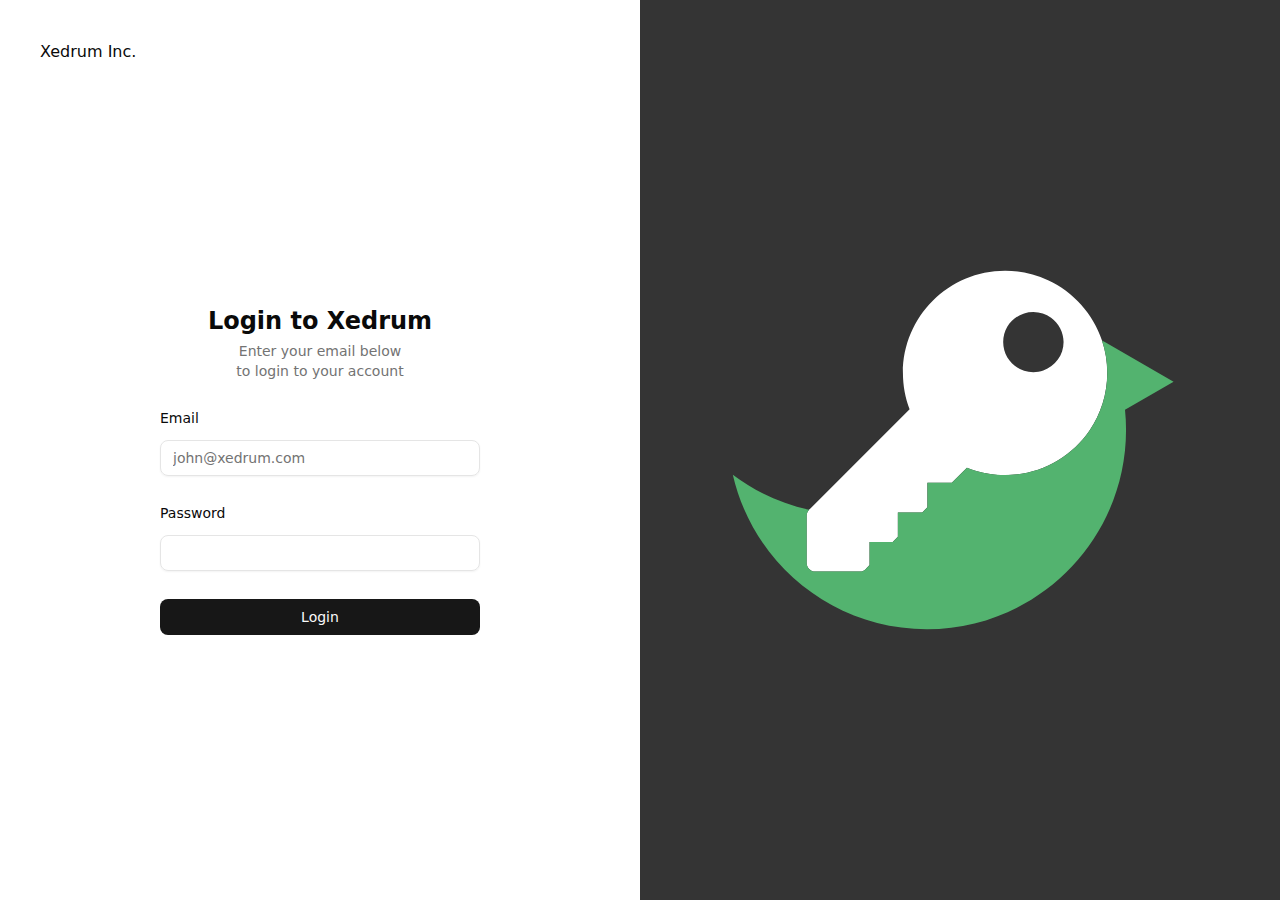
<file: index.html>
<!DOCTYPE html><!--Rn6pI3T9twW84K3vD2LVZ--><html lang="en"><head><meta charSet="utf-8"/><meta name="viewport" content="width=device-width, initial-scale=1"/><link rel="preload" href="/_next/static/media/797e433ab948586e-s.p.dbea232f.woff2" as="font" crossorigin="" type="font/woff2"/><link rel="preload" href="/_next/static/media/caa3a2e1cccd8315-s.p.853070df.woff2" as="font" crossorigin="" type="font/woff2"/><link rel="stylesheet" href="/_next/static/chunks/8fd72a05c4bedd0c.css" data-precedence="next"/><link rel="preload" as="script" fetchPriority="low" href="/_next/static/chunks/bfbe52b989f282db.js"/><script src="/_next/static/chunks/4a50b1fb4b340db7.js" async=""></script><script src="/_next/static/chunks/3dac1518affdab51.js" async=""></script><script src="/_next/static/chunks/6901b14f72acc926.js" async=""></script><script src="/_next/static/chunks/23e7c47b999a931b.js" async=""></script><script src="/_next/static/chunks/turbopack-5a83ca8e9d4e65b4.js" async=""></script><script src="/_next/static/chunks/8e5cbd5277a6eb4f.js" async=""></script><script src="/_next/static/chunks/351283919579e33c.js" async=""></script><script src="/_next/static/chunks/4d908ceee695b15c.js" async=""></script><meta name="next-size-adjust" content=""/><title>Xedrum</title><meta name="description" content="Xedrum"/><link rel="icon" href="/favicon.ico?favicon.b5a1d917.ico" sizes="32x32" type="image/x-icon"/><script src="/_next/static/chunks/a6dad97d9634a72d.js" noModule=""></script></head><body class="geist_a71539c9-module__T19VSG__variable geist_mono_8d43a2aa-module__8Li5zG__variable antialiased"><div hidden=""><!--$--><!--/$--></div><div class="flex flex-col justify-center items-center h-screen"><div class="flex-1 w-full overflow-y-scroll"><div class="flex flex-col w-200 mx-auto"></div></div></div><!--$--><!--/$--><script src="/_next/static/chunks/bfbe52b989f282db.js" id="_R_" async=""></script><script>(self.__next_f=self.__next_f||[]).push([0])</script><script>self.__next_f.push([1,"1:\"$Sreact.fragment\"\n2:I[12426,[\"/_next/static/chunks/8e5cbd5277a6eb4f.js\",\"/_next/static/chunks/351283919579e33c.js\"],\"default\"]\n3:I[80054,[\"/_next/static/chunks/8e5cbd5277a6eb4f.js\",\"/_next/static/chunks/351283919579e33c.js\"],\"default\"]\n4:I[71312,[\"/_next/static/chunks/8e5cbd5277a6eb4f.js\",\"/_next/static/chunks/351283919579e33c.js\"],\"ClientPageRoot\"]\n5:I[31713,[\"/_next/static/chunks/4d908ceee695b15c.js\"],\"default\"]\n8:I[42178,[\"/_next/static/chunks/8e5cbd5277a6eb4f.js\",\"/_next/static/chunks/351283919579e33c.js\"],\"OutletBoundary\"]\n9:\"$Sreact.suspense\"\nb:I[42178,[\"/_next/static/chunks/8e5cbd5277a6eb4f.js\",\"/_next/static/chunks/351283919579e33c.js\"],\"ViewportBoundary\"]\nd:I[42178,[\"/_next/static/chunks/8e5cbd5277a6eb4f.js\",\"/_next/static/chunks/351283919579e33c.js\"],\"MetadataBoundary\"]\nf:I[8699,[],\"default\"]\n:HL[\"/_next/static/chunks/8fd72a05c4bedd0c.css\",\"style\"]\n:HL[\"/_next/static/media/797e433ab948586e-s.p.dbea232f.woff2\",\"font\",{\"crossOrigin\":\"\",\"type\":\"font/woff2\"}]\n:HL[\"/_next/static/media/caa3a2e1cccd8315-s.p.853070df.woff2\",\"font\",{\"crossOrigin\":\"\",\"type\":\"font/woff2\"}]\n"])</script><script>self.__next_f.push([1,"0:{\"P\":null,\"b\":\"Rn6pI3T9twW84K3vD2LVZ\",\"c\":[\"\",\"\"],\"q\":\"\",\"i\":false,\"f\":[[[\"\",{\"children\":[\"__PAGE__\",{}]},\"$undefined\",\"$undefined\",true],[[\"$\",\"$1\",\"c\",{\"children\":[[[\"$\",\"link\",\"0\",{\"rel\":\"stylesheet\",\"href\":\"/_next/static/chunks/8fd72a05c4bedd0c.css\",\"precedence\":\"next\",\"crossOrigin\":\"$undefined\",\"nonce\":\"$undefined\"}]],[\"$\",\"html\",null,{\"lang\":\"en\",\"children\":[\"$\",\"body\",null,{\"className\":\"geist_a71539c9-module__T19VSG__variable geist_mono_8d43a2aa-module__8Li5zG__variable antialiased\",\"children\":[\"$\",\"$L2\",null,{\"parallelRouterKey\":\"children\",\"error\":\"$undefined\",\"errorStyles\":\"$undefined\",\"errorScripts\":\"$undefined\",\"template\":[\"$\",\"$L3\",null,{}],\"templateStyles\":\"$undefined\",\"templateScripts\":\"$undefined\",\"notFound\":[[[\"$\",\"title\",null,{\"children\":\"404: This page could not be found.\"}],[\"$\",\"div\",null,{\"style\":{\"fontFamily\":\"system-ui,\\\"Segoe UI\\\",Roboto,Helvetica,Arial,sans-serif,\\\"Apple Color Emoji\\\",\\\"Segoe UI Emoji\\\"\",\"height\":\"100vh\",\"textAlign\":\"center\",\"display\":\"flex\",\"flexDirection\":\"column\",\"alignItems\":\"center\",\"justifyContent\":\"center\"},\"children\":[\"$\",\"div\",null,{\"children\":[[\"$\",\"style\",null,{\"dangerouslySetInnerHTML\":{\"__html\":\"body{color:#000;background:#fff;margin:0}.next-error-h1{border-right:1px solid rgba(0,0,0,.3)}@media (prefers-color-scheme:dark){body{color:#fff;background:#000}.next-error-h1{border-right:1px solid rgba(255,255,255,.3)}}\"}}],[\"$\",\"h1\",null,{\"className\":\"next-error-h1\",\"style\":{\"display\":\"inline-block\",\"margin\":\"0 20px 0 0\",\"padding\":\"0 23px 0 0\",\"fontSize\":24,\"fontWeight\":500,\"verticalAlign\":\"top\",\"lineHeight\":\"49px\"},\"children\":404}],[\"$\",\"div\",null,{\"style\":{\"display\":\"inline-block\"},\"children\":[\"$\",\"h2\",null,{\"style\":{\"fontSize\":14,\"fontWeight\":400,\"lineHeight\":\"49px\",\"margin\":0},\"children\":\"This page could not be found.\"}]}]]}]}]],[]],\"forbidden\":\"$undefined\",\"unauthorized\":\"$undefined\"}]}]}]]}],{\"children\":[[\"$\",\"$1\",\"c\",{\"children\":[[\"$\",\"$L4\",null,{\"Component\":\"$5\",\"serverProvidedParams\":{\"searchParams\":{},\"params\":{},\"promises\":[\"$@6\",\"$@7\"]}}],[[\"$\",\"script\",\"script-0\",{\"src\":\"/_next/static/chunks/4d908ceee695b15c.js\",\"async\":true,\"nonce\":\"$undefined\"}]],[\"$\",\"$L8\",null,{\"children\":[\"$\",\"$9\",null,{\"name\":\"Next.MetadataOutlet\",\"children\":\"$@a\"}]}]]}],{},null,false,false]},null,false,false],[\"$\",\"$1\",\"h\",{\"children\":[null,[\"$\",\"$Lb\",null,{\"children\":\"$@c\"}],[\"$\",\"div\",null,{\"hidden\":true,\"children\":[\"$\",\"$Ld\",null,{\"children\":[\"$\",\"$9\",null,{\"name\":\"Next.Metadata\",\"children\":\"$@e\"}]}]}],[\"$\",\"meta\",null,{\"name\":\"next-size-adjust\",\"content\":\"\"}]]}],false]],\"m\":\"$undefined\",\"G\":[\"$f\",[]],\"S\":true}\n"])</script><script>self.__next_f.push([1,"6:{}\n7:\"$0:f:0:1:1:children:0:props:children:0:props:serverProvidedParams:params\"\n"])</script><script>self.__next_f.push([1,"c:[[\"$\",\"meta\",\"0\",{\"charSet\":\"utf-8\"}],[\"$\",\"meta\",\"1\",{\"name\":\"viewport\",\"content\":\"width=device-width, initial-scale=1\"}]]\n"])</script><script>self.__next_f.push([1,"10:I[29748,[\"/_next/static/chunks/8e5cbd5277a6eb4f.js\",\"/_next/static/chunks/351283919579e33c.js\"],\"IconMark\"]\ne:[[\"$\",\"title\",\"0\",{\"children\":\"Xedrum\"}],[\"$\",\"meta\",\"1\",{\"name\":\"description\",\"content\":\"Xedrum\"}],[\"$\",\"link\",\"2\",{\"rel\":\"icon\",\"href\":\"/favicon.ico?favicon.b5a1d917.ico\",\"sizes\":\"32x32\",\"type\":\"image/x-icon\"}],[\"$\",\"$L10\",\"3\",{}]]\na:null\n"])</script></body></html>
</file>
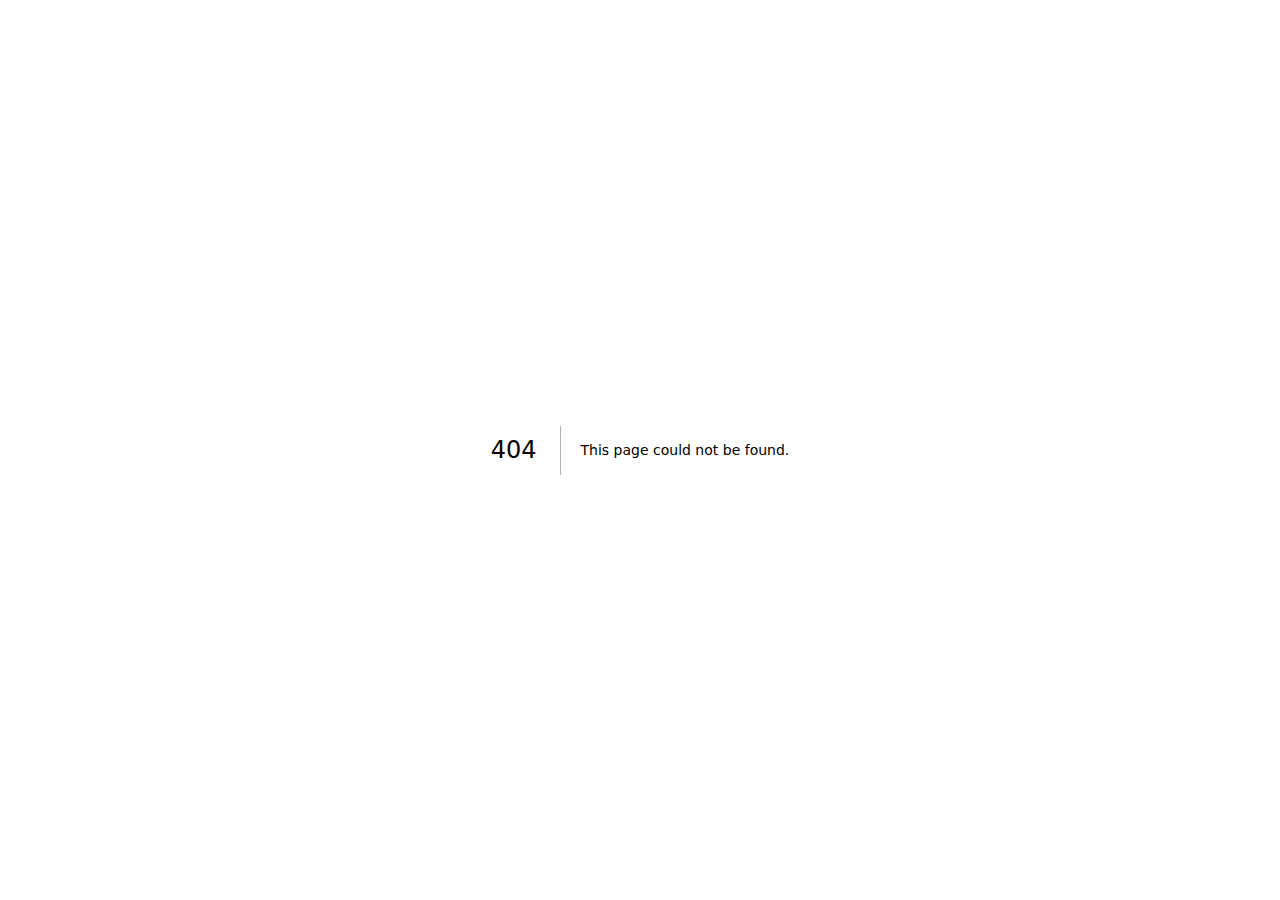
<file: 404/index.html>
<!DOCTYPE html><!--Rn6pI3T9twW84K3vD2LVZ--><html lang="en"><head><meta charSet="utf-8"/><meta name="viewport" content="width=device-width, initial-scale=1"/><link rel="stylesheet" href="/_next/static/chunks/8fd72a05c4bedd0c.css" data-precedence="next"/><link rel="preload" as="script" fetchPriority="low" href="/_next/static/chunks/bfbe52b989f282db.js"/><script src="/_next/static/chunks/4a50b1fb4b340db7.js" async=""></script><script src="/_next/static/chunks/3dac1518affdab51.js" async=""></script><script src="/_next/static/chunks/6901b14f72acc926.js" async=""></script><script src="/_next/static/chunks/23e7c47b999a931b.js" async=""></script><script src="/_next/static/chunks/turbopack-5a83ca8e9d4e65b4.js" async=""></script><script src="/_next/static/chunks/8e5cbd5277a6eb4f.js" async=""></script><script src="/_next/static/chunks/351283919579e33c.js" async=""></script><meta name="robots" content="noindex"/><meta name="next-size-adjust" content=""/><title>404: This page could not be found.</title><title>Xedrum</title><meta name="description" content="Xedrum"/><link rel="icon" href="/favicon.ico?favicon.b5a1d917.ico" sizes="32x32" type="image/x-icon"/><script src="/_next/static/chunks/a6dad97d9634a72d.js" noModule=""></script></head><body class="geist_a71539c9-module__T19VSG__variable geist_mono_8d43a2aa-module__8Li5zG__variable antialiased"><div hidden=""><!--$--><!--/$--></div><div style="font-family:system-ui,&quot;Segoe UI&quot;,Roboto,Helvetica,Arial,sans-serif,&quot;Apple Color Emoji&quot;,&quot;Segoe UI Emoji&quot;;height:100vh;text-align:center;display:flex;flex-direction:column;align-items:center;justify-content:center"><div><style>body{color:#000;background:#fff;margin:0}.next-error-h1{border-right:1px solid rgba(0,0,0,.3)}@media (prefers-color-scheme:dark){body{color:#fff;background:#000}.next-error-h1{border-right:1px solid rgba(255,255,255,.3)}}</style><h1 class="next-error-h1" style="display:inline-block;margin:0 20px 0 0;padding:0 23px 0 0;font-size:24px;font-weight:500;vertical-align:top;line-height:49px">404</h1><div style="display:inline-block"><h2 style="font-size:14px;font-weight:400;line-height:49px;margin:0">This page could not be found.</h2></div></div></div><!--$--><!--/$--><script src="/_next/static/chunks/bfbe52b989f282db.js" id="_R_" async=""></script><script>(self.__next_f=self.__next_f||[]).push([0])</script><script>self.__next_f.push([1,"1:\"$Sreact.fragment\"\n2:I[12426,[\"/_next/static/chunks/8e5cbd5277a6eb4f.js\",\"/_next/static/chunks/351283919579e33c.js\"],\"default\"]\n3:I[80054,[\"/_next/static/chunks/8e5cbd5277a6eb4f.js\",\"/_next/static/chunks/351283919579e33c.js\"],\"default\"]\n4:I[42178,[\"/_next/static/chunks/8e5cbd5277a6eb4f.js\",\"/_next/static/chunks/351283919579e33c.js\"],\"OutletBoundary\"]\n5:\"$Sreact.suspense\"\n7:I[42178,[\"/_next/static/chunks/8e5cbd5277a6eb4f.js\",\"/_next/static/chunks/351283919579e33c.js\"],\"ViewportBoundary\"]\n9:I[42178,[\"/_next/static/chunks/8e5cbd5277a6eb4f.js\",\"/_next/static/chunks/351283919579e33c.js\"],\"MetadataBoundary\"]\nb:I[8699,[\"/_next/static/chunks/8e5cbd5277a6eb4f.js\",\"/_next/static/chunks/351283919579e33c.js\"],\"default\"]\n:HL[\"/_next/static/chunks/8fd72a05c4bedd0c.css\",\"style\"]\n"])</script><script>self.__next_f.push([1,"0:{\"P\":null,\"b\":\"Rn6pI3T9twW84K3vD2LVZ\",\"c\":[\"\",\"_not-found\",\"\"],\"q\":\"\",\"i\":false,\"f\":[[[\"\",{\"children\":[\"/_not-found\",{\"children\":[\"__PAGE__\",{}]}]},\"$undefined\",\"$undefined\",true],[[\"$\",\"$1\",\"c\",{\"children\":[[[\"$\",\"link\",\"0\",{\"rel\":\"stylesheet\",\"href\":\"/_next/static/chunks/8fd72a05c4bedd0c.css\",\"precedence\":\"next\",\"crossOrigin\":\"$undefined\",\"nonce\":\"$undefined\"}]],[\"$\",\"html\",null,{\"lang\":\"en\",\"children\":[\"$\",\"body\",null,{\"className\":\"geist_a71539c9-module__T19VSG__variable geist_mono_8d43a2aa-module__8Li5zG__variable antialiased\",\"children\":[\"$\",\"$L2\",null,{\"parallelRouterKey\":\"children\",\"error\":\"$undefined\",\"errorStyles\":\"$undefined\",\"errorScripts\":\"$undefined\",\"template\":[\"$\",\"$L3\",null,{}],\"templateStyles\":\"$undefined\",\"templateScripts\":\"$undefined\",\"notFound\":[[[\"$\",\"title\",null,{\"children\":\"404: This page could not be found.\"}],[\"$\",\"div\",null,{\"style\":{\"fontFamily\":\"system-ui,\\\"Segoe UI\\\",Roboto,Helvetica,Arial,sans-serif,\\\"Apple Color Emoji\\\",\\\"Segoe UI Emoji\\\"\",\"height\":\"100vh\",\"textAlign\":\"center\",\"display\":\"flex\",\"flexDirection\":\"column\",\"alignItems\":\"center\",\"justifyContent\":\"center\"},\"children\":[\"$\",\"div\",null,{\"children\":[[\"$\",\"style\",null,{\"dangerouslySetInnerHTML\":{\"__html\":\"body{color:#000;background:#fff;margin:0}.next-error-h1{border-right:1px solid rgba(0,0,0,.3)}@media (prefers-color-scheme:dark){body{color:#fff;background:#000}.next-error-h1{border-right:1px solid rgba(255,255,255,.3)}}\"}}],[\"$\",\"h1\",null,{\"className\":\"next-error-h1\",\"style\":{\"display\":\"inline-block\",\"margin\":\"0 20px 0 0\",\"padding\":\"0 23px 0 0\",\"fontSize\":24,\"fontWeight\":500,\"verticalAlign\":\"top\",\"lineHeight\":\"49px\"},\"children\":404}],[\"$\",\"div\",null,{\"style\":{\"display\":\"inline-block\"},\"children\":[\"$\",\"h2\",null,{\"style\":{\"fontSize\":14,\"fontWeight\":400,\"lineHeight\":\"49px\",\"margin\":0},\"children\":\"This page could not be found.\"}]}]]}]}]],[]],\"forbidden\":\"$undefined\",\"unauthorized\":\"$undefined\"}]}]}]]}],{\"children\":[[\"$\",\"$1\",\"c\",{\"children\":[null,[\"$\",\"$L2\",null,{\"parallelRouterKey\":\"children\",\"error\":\"$undefined\",\"errorStyles\":\"$undefined\",\"errorScripts\":\"$undefined\",\"template\":[\"$\",\"$L3\",null,{}],\"templateStyles\":\"$undefined\",\"templateScripts\":\"$undefined\",\"notFound\":\"$undefined\",\"forbidden\":\"$undefined\",\"unauthorized\":\"$undefined\"}]]}],{\"children\":[[\"$\",\"$1\",\"c\",{\"children\":[[[\"$\",\"title\",null,{\"children\":\"404: This page could not be found.\"}],[\"$\",\"div\",null,{\"style\":\"$0:f:0:1:0:props:children:1:props:children:props:children:props:notFound:0:1:props:style\",\"children\":[\"$\",\"div\",null,{\"children\":[[\"$\",\"style\",null,{\"dangerouslySetInnerHTML\":{\"__html\":\"body{color:#000;background:#fff;margin:0}.next-error-h1{border-right:1px solid rgba(0,0,0,.3)}@media (prefers-color-scheme:dark){body{color:#fff;background:#000}.next-error-h1{border-right:1px solid rgba(255,255,255,.3)}}\"}}],[\"$\",\"h1\",null,{\"className\":\"next-error-h1\",\"style\":\"$0:f:0:1:0:props:children:1:props:children:props:children:props:notFound:0:1:props:children:props:children:1:props:style\",\"children\":404}],[\"$\",\"div\",null,{\"style\":\"$0:f:0:1:0:props:children:1:props:children:props:children:props:notFound:0:1:props:children:props:children:2:props:style\",\"children\":[\"$\",\"h2\",null,{\"style\":\"$0:f:0:1:0:props:children:1:props:children:props:children:props:notFound:0:1:props:children:props:children:2:props:children:props:style\",\"children\":\"This page could not be found.\"}]}]]}]}]],null,[\"$\",\"$L4\",null,{\"children\":[\"$\",\"$5\",null,{\"name\":\"Next.MetadataOutlet\",\"children\":\"$@6\"}]}]]}],{},null,false,false]},null,false,false]},null,false,false],[\"$\",\"$1\",\"h\",{\"children\":[[\"$\",\"meta\",null,{\"name\":\"robots\",\"content\":\"noindex\"}],[\"$\",\"$L7\",null,{\"children\":\"$@8\"}],[\"$\",\"div\",null,{\"hidden\":true,\"children\":[\"$\",\"$L9\",null,{\"children\":[\"$\",\"$5\",null,{\"name\":\"Next.Metadata\",\"children\":\"$@a\"}]}]}],[\"$\",\"meta\",null,{\"name\":\"next-size-adjust\",\"content\":\"\"}]]}],false]],\"m\":\"$undefined\",\"G\":[\"$b\",\"$undefined\"],\"S\":true}\n"])</script><script>self.__next_f.push([1,"8:[[\"$\",\"meta\",\"0\",{\"charSet\":\"utf-8\"}],[\"$\",\"meta\",\"1\",{\"name\":\"viewport\",\"content\":\"width=device-width, initial-scale=1\"}]]\n"])</script><script>self.__next_f.push([1,"c:I[29748,[\"/_next/static/chunks/8e5cbd5277a6eb4f.js\",\"/_next/static/chunks/351283919579e33c.js\"],\"IconMark\"]\na:[[\"$\",\"title\",\"0\",{\"children\":\"Xedrum\"}],[\"$\",\"meta\",\"1\",{\"name\":\"description\",\"content\":\"Xedrum\"}],[\"$\",\"link\",\"2\",{\"rel\":\"icon\",\"href\":\"/favicon.ico?favicon.b5a1d917.ico\",\"sizes\":\"32x32\",\"type\":\"image/x-icon\"}],[\"$\",\"$Lc\",\"3\",{}]]\n6:null\n"])</script></body></html>
</file>
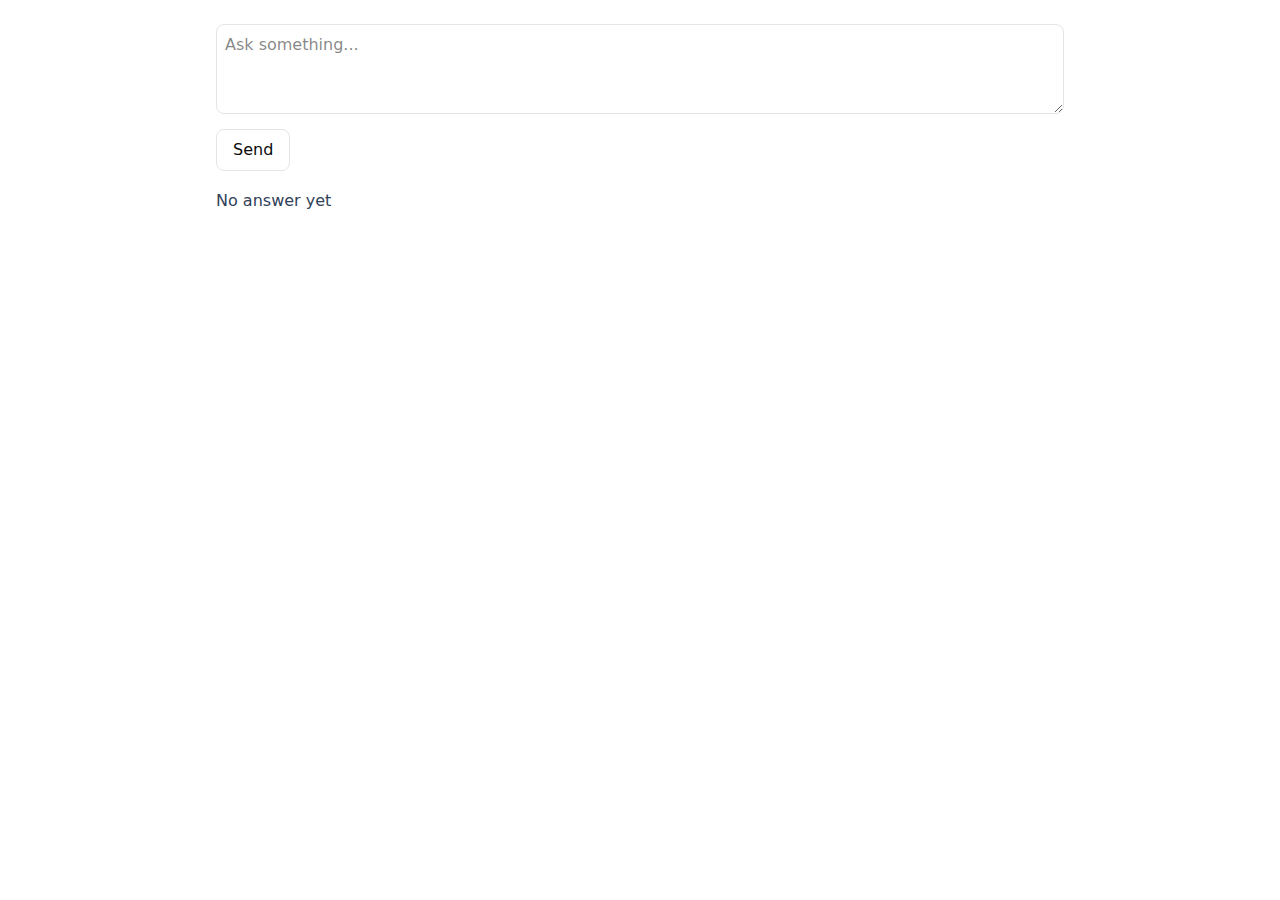
<file: chat/index.html>
<!DOCTYPE html><!--Rn6pI3T9twW84K3vD2LVZ--><html lang="en"><head><meta charSet="utf-8"/><meta name="viewport" content="width=device-width, initial-scale=1"/><link rel="preload" href="/_next/static/media/797e433ab948586e-s.p.dbea232f.woff2" as="font" crossorigin="" type="font/woff2"/><link rel="preload" href="/_next/static/media/caa3a2e1cccd8315-s.p.853070df.woff2" as="font" crossorigin="" type="font/woff2"/><link rel="stylesheet" href="/_next/static/chunks/8fd72a05c4bedd0c.css" data-precedence="next"/><link rel="preload" as="script" fetchPriority="low" href="/_next/static/chunks/bfbe52b989f282db.js"/><script src="/_next/static/chunks/4a50b1fb4b340db7.js" async=""></script><script src="/_next/static/chunks/3dac1518affdab51.js" async=""></script><script src="/_next/static/chunks/6901b14f72acc926.js" async=""></script><script src="/_next/static/chunks/23e7c47b999a931b.js" async=""></script><script src="/_next/static/chunks/turbopack-5a83ca8e9d4e65b4.js" async=""></script><script src="/_next/static/chunks/8e5cbd5277a6eb4f.js" async=""></script><script src="/_next/static/chunks/351283919579e33c.js" async=""></script><script src="/_next/static/chunks/afd4d4646c3e8003.js" async=""></script><script src="/_next/static/chunks/9d6141689cce592e.js" async=""></script><meta name="next-size-adjust" content=""/><title>Xedrum</title><meta name="description" content="Xedrum"/><link rel="icon" href="/favicon.ico?favicon.b5a1d917.ico" sizes="32x32" type="image/x-icon"/><script src="/_next/static/chunks/a6dad97d9634a72d.js" noModule=""></script></head><body class="geist_a71539c9-module__T19VSG__variable geist_mono_8d43a2aa-module__8Li5zG__variable antialiased"><div hidden=""><!--$--><!--/$--></div><div class="mx-auto max-w-4xl p-6 space-y-4"><form class="space-y-2"><textarea class="w-full border rounded-md p-2" rows="3" placeholder="Ask something..."></textarea><button type="submit" class="px-4 py-2 rounded-md border">Send</button></form><article class="prose prose-slate dark:prose-invert max-w-none my-4"><p>No answer yet</p></article></div><!--$--><!--/$--><script src="/_next/static/chunks/bfbe52b989f282db.js" id="_R_" async=""></script><script>(self.__next_f=self.__next_f||[]).push([0])</script><script>self.__next_f.push([1,"1:\"$Sreact.fragment\"\n2:I[12426,[\"/_next/static/chunks/8e5cbd5277a6eb4f.js\",\"/_next/static/chunks/351283919579e33c.js\"],\"default\"]\n3:I[80054,[\"/_next/static/chunks/8e5cbd5277a6eb4f.js\",\"/_next/static/chunks/351283919579e33c.js\"],\"default\"]\n4:I[71312,[\"/_next/static/chunks/8e5cbd5277a6eb4f.js\",\"/_next/static/chunks/351283919579e33c.js\"],\"ClientPageRoot\"]\n5:I[41222,[\"/_next/static/chunks/afd4d4646c3e8003.js\",\"/_next/static/chunks/9d6141689cce592e.js\"],\"default\"]\n8:I[42178,[\"/_next/static/chunks/8e5cbd5277a6eb4f.js\",\"/_next/static/chunks/351283919579e33c.js\"],\"OutletBoundary\"]\n9:\"$Sreact.suspense\"\nb:I[42178,[\"/_next/static/chunks/8e5cbd5277a6eb4f.js\",\"/_next/static/chunks/351283919579e33c.js\"],\"ViewportBoundary\"]\nd:I[42178,[\"/_next/static/chunks/8e5cbd5277a6eb4f.js\",\"/_next/static/chunks/351283919579e33c.js\"],\"MetadataBoundary\"]\nf:I[8699,[],\"default\"]\n:HL[\"/_next/static/chunks/8fd72a05c4bedd0c.css\",\"style\"]\n:HL[\"/_next/static/media/797e433ab948586e-s.p.dbea232f.woff2\",\"font\",{\"crossOrigin\":\"\",\"type\":\"font/woff2\"}]\n:HL[\"/_next/static/media/caa3a2e1cccd8315-s.p.853070df.woff2\",\"font\",{\"crossOrigin\":\"\",\"type\":\"font/woff2\"}]\n"])</script><script>self.__next_f.push([1,"0:{\"P\":null,\"b\":\"Rn6pI3T9twW84K3vD2LVZ\",\"c\":[\"\",\"chat\",\"\"],\"q\":\"\",\"i\":false,\"f\":[[[\"\",{\"children\":[\"chat\",{\"children\":[\"__PAGE__\",{}]}]},\"$undefined\",\"$undefined\",true],[[\"$\",\"$1\",\"c\",{\"children\":[[[\"$\",\"link\",\"0\",{\"rel\":\"stylesheet\",\"href\":\"/_next/static/chunks/8fd72a05c4bedd0c.css\",\"precedence\":\"next\",\"crossOrigin\":\"$undefined\",\"nonce\":\"$undefined\"}]],[\"$\",\"html\",null,{\"lang\":\"en\",\"children\":[\"$\",\"body\",null,{\"className\":\"geist_a71539c9-module__T19VSG__variable geist_mono_8d43a2aa-module__8Li5zG__variable antialiased\",\"children\":[\"$\",\"$L2\",null,{\"parallelRouterKey\":\"children\",\"error\":\"$undefined\",\"errorStyles\":\"$undefined\",\"errorScripts\":\"$undefined\",\"template\":[\"$\",\"$L3\",null,{}],\"templateStyles\":\"$undefined\",\"templateScripts\":\"$undefined\",\"notFound\":[[[\"$\",\"title\",null,{\"children\":\"404: This page could not be found.\"}],[\"$\",\"div\",null,{\"style\":{\"fontFamily\":\"system-ui,\\\"Segoe UI\\\",Roboto,Helvetica,Arial,sans-serif,\\\"Apple Color Emoji\\\",\\\"Segoe UI Emoji\\\"\",\"height\":\"100vh\",\"textAlign\":\"center\",\"display\":\"flex\",\"flexDirection\":\"column\",\"alignItems\":\"center\",\"justifyContent\":\"center\"},\"children\":[\"$\",\"div\",null,{\"children\":[[\"$\",\"style\",null,{\"dangerouslySetInnerHTML\":{\"__html\":\"body{color:#000;background:#fff;margin:0}.next-error-h1{border-right:1px solid rgba(0,0,0,.3)}@media (prefers-color-scheme:dark){body{color:#fff;background:#000}.next-error-h1{border-right:1px solid rgba(255,255,255,.3)}}\"}}],[\"$\",\"h1\",null,{\"className\":\"next-error-h1\",\"style\":{\"display\":\"inline-block\",\"margin\":\"0 20px 0 0\",\"padding\":\"0 23px 0 0\",\"fontSize\":24,\"fontWeight\":500,\"verticalAlign\":\"top\",\"lineHeight\":\"49px\"},\"children\":404}],[\"$\",\"div\",null,{\"style\":{\"display\":\"inline-block\"},\"children\":[\"$\",\"h2\",null,{\"style\":{\"fontSize\":14,\"fontWeight\":400,\"lineHeight\":\"49px\",\"margin\":0},\"children\":\"This page could not be found.\"}]}]]}]}]],[]],\"forbidden\":\"$undefined\",\"unauthorized\":\"$undefined\"}]}]}]]}],{\"children\":[[\"$\",\"$1\",\"c\",{\"children\":[null,[\"$\",\"$L2\",null,{\"parallelRouterKey\":\"children\",\"error\":\"$undefined\",\"errorStyles\":\"$undefined\",\"errorScripts\":\"$undefined\",\"template\":[\"$\",\"$L3\",null,{}],\"templateStyles\":\"$undefined\",\"templateScripts\":\"$undefined\",\"notFound\":\"$undefined\",\"forbidden\":\"$undefined\",\"unauthorized\":\"$undefined\"}]]}],{\"children\":[[\"$\",\"$1\",\"c\",{\"children\":[[\"$\",\"$L4\",null,{\"Component\":\"$5\",\"serverProvidedParams\":{\"searchParams\":{},\"params\":{},\"promises\":[\"$@6\",\"$@7\"]}}],[[\"$\",\"script\",\"script-0\",{\"src\":\"/_next/static/chunks/afd4d4646c3e8003.js\",\"async\":true,\"nonce\":\"$undefined\"}],[\"$\",\"script\",\"script-1\",{\"src\":\"/_next/static/chunks/9d6141689cce592e.js\",\"async\":true,\"nonce\":\"$undefined\"}]],[\"$\",\"$L8\",null,{\"children\":[\"$\",\"$9\",null,{\"name\":\"Next.MetadataOutlet\",\"children\":\"$@a\"}]}]]}],{},null,false,false]},null,false,false]},null,false,false],[\"$\",\"$1\",\"h\",{\"children\":[null,[\"$\",\"$Lb\",null,{\"children\":\"$@c\"}],[\"$\",\"div\",null,{\"hidden\":true,\"children\":[\"$\",\"$Ld\",null,{\"children\":[\"$\",\"$9\",null,{\"name\":\"Next.Metadata\",\"children\":\"$@e\"}]}]}],[\"$\",\"meta\",null,{\"name\":\"next-size-adjust\",\"content\":\"\"}]]}],false]],\"m\":\"$undefined\",\"G\":[\"$f\",[]],\"S\":true}\n"])</script><script>self.__next_f.push([1,"6:{}\n7:\"$0:f:0:1:1:children:1:children:0:props:children:0:props:serverProvidedParams:params\"\n"])</script><script>self.__next_f.push([1,"c:[[\"$\",\"meta\",\"0\",{\"charSet\":\"utf-8\"}],[\"$\",\"meta\",\"1\",{\"name\":\"viewport\",\"content\":\"width=device-width, initial-scale=1\"}]]\n"])</script><script>self.__next_f.push([1,"10:I[29748,[\"/_next/static/chunks/8e5cbd5277a6eb4f.js\",\"/_next/static/chunks/351283919579e33c.js\"],\"IconMark\"]\ne:[[\"$\",\"title\",\"0\",{\"children\":\"Xedrum\"}],[\"$\",\"meta\",\"1\",{\"name\":\"description\",\"content\":\"Xedrum\"}],[\"$\",\"link\",\"2\",{\"rel\":\"icon\",\"href\":\"/favicon.ico?favicon.b5a1d917.ico\",\"sizes\":\"32x32\",\"type\":\"image/x-icon\"}],[\"$\",\"$L10\",\"3\",{}]]\na:null\n"])</script></body></html>
</file>
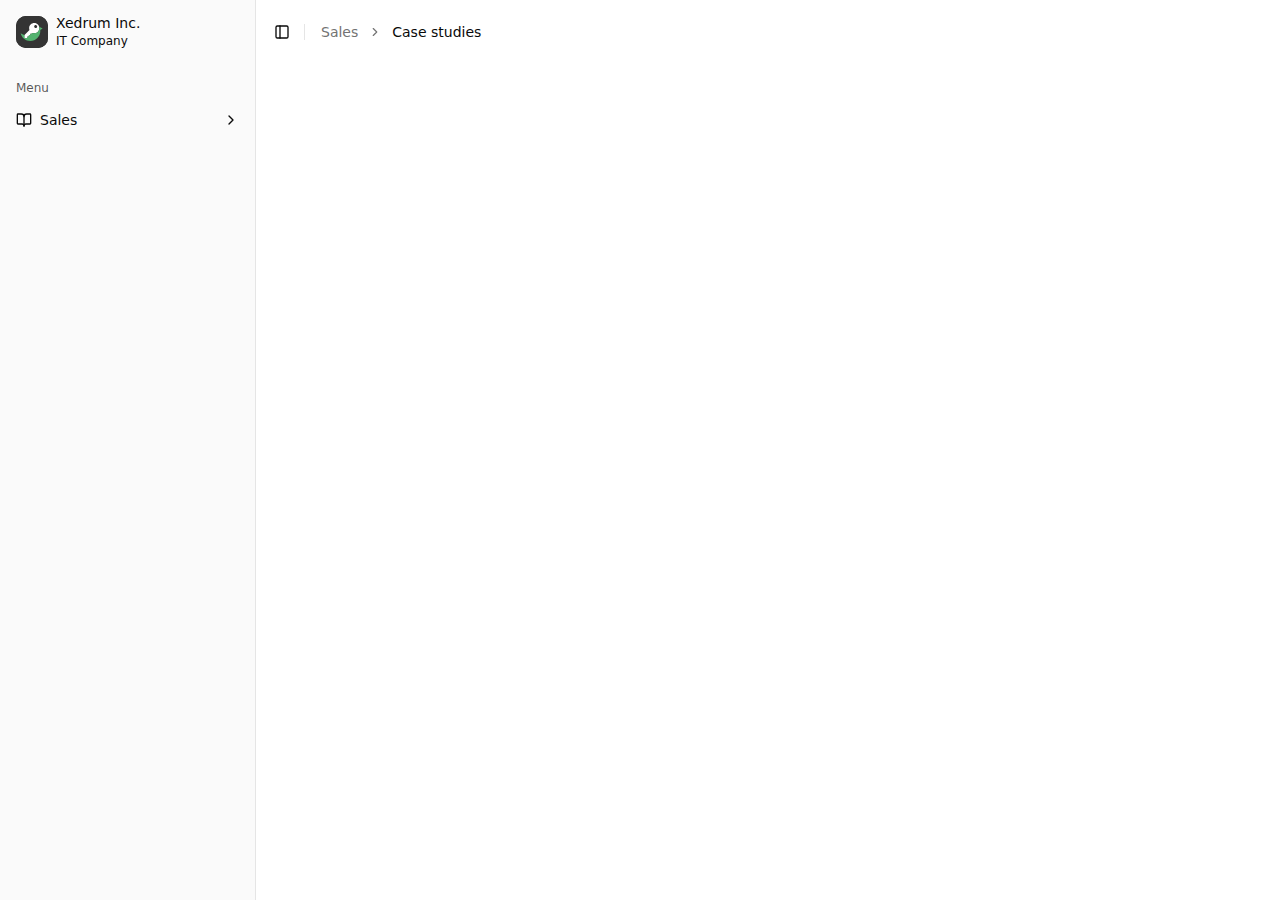
<file: console/index.html>
<!DOCTYPE html><!--Rn6pI3T9twW84K3vD2LVZ--><html lang="en"><head><meta charSet="utf-8"/><meta name="viewport" content="width=device-width, initial-scale=1"/><link rel="preload" href="/_next/static/media/797e433ab948586e-s.p.dbea232f.woff2" as="font" crossorigin="" type="font/woff2"/><link rel="preload" href="/_next/static/media/caa3a2e1cccd8315-s.p.853070df.woff2" as="font" crossorigin="" type="font/woff2"/><link rel="preload" as="image" href="/logo.svg"/><link rel="stylesheet" href="/_next/static/chunks/8fd72a05c4bedd0c.css" data-precedence="next"/><link rel="preload" as="script" fetchPriority="low" href="/_next/static/chunks/bfbe52b989f282db.js"/><script src="/_next/static/chunks/4a50b1fb4b340db7.js" async=""></script><script src="/_next/static/chunks/3dac1518affdab51.js" async=""></script><script src="/_next/static/chunks/6901b14f72acc926.js" async=""></script><script src="/_next/static/chunks/23e7c47b999a931b.js" async=""></script><script src="/_next/static/chunks/turbopack-5a83ca8e9d4e65b4.js" async=""></script><script src="/_next/static/chunks/8e5cbd5277a6eb4f.js" async=""></script><script src="/_next/static/chunks/351283919579e33c.js" async=""></script><script src="/_next/static/chunks/26e0dc5e6531f6d2.js" async=""></script><script src="/_next/static/chunks/b1030dcffddca17b.js" async=""></script><script src="/_next/static/chunks/3254ef52fefdddd8.js" async=""></script><script src="/_next/static/chunks/910c9e06253bb0ad.js" async=""></script><meta name="next-size-adjust" content=""/><title>Xedrum</title><meta name="description" content="Xedrum"/><link rel="icon" href="/favicon.ico?favicon.b5a1d917.ico" sizes="32x32" type="image/x-icon"/><script src="/_next/static/chunks/a6dad97d9634a72d.js" noModule=""></script></head><body class="geist_a71539c9-module__T19VSG__variable geist_mono_8d43a2aa-module__8Li5zG__variable antialiased"><div hidden=""><!--$--><!--/$--></div><div data-slot="sidebar-wrapper" style="--sidebar-width:16rem;--sidebar-width-icon:3rem" class="group/sidebar-wrapper has-data-[variant=inset]:bg-sidebar flex min-h-svh w-full"><div class="group peer text-sidebar-foreground hidden md:block" data-state="expanded" data-collapsible="" data-variant="sidebar" data-side="left" data-slot="sidebar"><div data-slot="sidebar-gap" class="relative w-(--sidebar-width) bg-transparent transition-[width] duration-200 ease-linear group-data-[collapsible=offcanvas]:w-0 group-data-[side=right]:rotate-180 group-data-[collapsible=icon]:w-(--sidebar-width-icon)"></div><div data-slot="sidebar-container" class="fixed inset-y-0 z-10 hidden h-svh w-(--sidebar-width) transition-[left,right,width] duration-200 ease-linear md:flex left-0 group-data-[collapsible=offcanvas]:left-[calc(var(--sidebar-width)*-1)] group-data-[collapsible=icon]:w-(--sidebar-width-icon) group-data-[side=left]:border-r group-data-[side=right]:border-l"><div data-sidebar="sidebar" data-slot="sidebar-inner" class="bg-sidebar group-data-[variant=floating]:border-sidebar-border flex h-full w-full flex-col group-data-[variant=floating]:rounded-lg group-data-[variant=floating]:border group-data-[variant=floating]:shadow-sm"><div data-slot="sidebar-header" data-sidebar="header" class="flex flex-col gap-2 p-2"><ul data-slot="sidebar-menu" data-sidebar="menu" class="flex w-full min-w-0 flex-col gap-1"><li data-slot="sidebar-menu-item" data-sidebar="menu-item" class="group/menu-item relative"><button data-slot="sidebar-menu-button" data-sidebar="menu-button" data-size="lg" data-active="false" class="peer/menu-button flex w-full items-center gap-2 overflow-hidden rounded-md p-2 text-left outline-hidden ring-sidebar-ring transition-[width,height,padding] focus-visible:ring-2 active:bg-sidebar-accent active:text-sidebar-accent-foreground disabled:pointer-events-none disabled:opacity-50 group-has-data-[sidebar=menu-action]/menu-item:pr-8 aria-disabled:pointer-events-none aria-disabled:opacity-50 data-[active=true]:bg-sidebar-accent data-[active=true]:font-medium data-[active=true]:text-sidebar-accent-foreground data-[state=open]:hover:bg-sidebar-accent data-[state=open]:hover:text-sidebar-accent-foreground group-data-[collapsible=icon]:size-8! [&amp;&gt;span:last-child]:truncate [&amp;&gt;svg]:size-4 [&amp;&gt;svg]:shrink-0 hover:bg-sidebar-accent hover:text-sidebar-accent-foreground h-12 text-sm group-data-[collapsible=icon]:p-0! data-[state=open]:bg-sidebar-accent data-[state=open]:text-sidebar-accent-foreground"><img src="/logo.svg" alt="Image" class="bg-sidebar-primary text-sidebar-primary-foreground flex aspect-square size-8 items-center justify-center rounded-lg"/><div class="grid flex-1 text-left text-sm leading-tight"><span class="truncate font-medium">Xedrum Inc.</span><span class="truncate text-xs">IT Company</span></div></button></li></ul></div><div data-slot="sidebar-content" data-sidebar="content" class="flex min-h-0 flex-1 flex-col gap-2 overflow-auto group-data-[collapsible=icon]:overflow-hidden"><div data-slot="sidebar-group" data-sidebar="group" class="relative flex w-full min-w-0 flex-col p-2"><div data-slot="sidebar-group-label" data-sidebar="group-label" class="text-sidebar-foreground/70 ring-sidebar-ring flex h-8 shrink-0 items-center rounded-md px-2 text-xs font-medium outline-hidden transition-[margin,opacity] duration-200 ease-linear focus-visible:ring-2 [&amp;&gt;svg]:size-4 [&amp;&gt;svg]:shrink-0 group-data-[collapsible=icon]:-mt-8 group-data-[collapsible=icon]:opacity-0">Menu</div><ul data-slot="sidebar-menu" data-sidebar="menu" class="flex w-full min-w-0 flex-col gap-1"><li data-slot="collapsible" data-sidebar="menu-item" class="group/menu-item relative group/collapsible" data-state="closed"><button data-slot="collapsible-trigger" data-sidebar="menu-button" data-size="default" data-active="false" class="peer/menu-button flex w-full items-center gap-2 overflow-hidden rounded-md p-2 text-left outline-hidden ring-sidebar-ring transition-[width,height,padding] focus-visible:ring-2 active:bg-sidebar-accent active:text-sidebar-accent-foreground disabled:pointer-events-none disabled:opacity-50 group-has-data-[sidebar=menu-action]/menu-item:pr-8 aria-disabled:pointer-events-none aria-disabled:opacity-50 data-[active=true]:bg-sidebar-accent data-[active=true]:font-medium data-[active=true]:text-sidebar-accent-foreground data-[state=open]:hover:bg-sidebar-accent data-[state=open]:hover:text-sidebar-accent-foreground group-data-[collapsible=icon]:size-8! group-data-[collapsible=icon]:p-2! [&amp;&gt;span:last-child]:truncate [&amp;&gt;svg]:size-4 [&amp;&gt;svg]:shrink-0 hover:bg-sidebar-accent hover:text-sidebar-accent-foreground h-8 text-sm" type="button" aria-controls="radix-_R_p9ivb_" aria-expanded="false" data-state="closed"><svg xmlns="http://www.w3.org/2000/svg" width="24" height="24" viewBox="0 0 24 24" fill="none" stroke="currentColor" stroke-width="2" stroke-linecap="round" stroke-linejoin="round" class="lucide lucide-book-open" aria-hidden="true"><path d="M12 7v14"></path><path d="M3 18a1 1 0 0 1-1-1V4a1 1 0 0 1 1-1h5a4 4 0 0 1 4 4 4 4 0 0 1 4-4h5a1 1 0 0 1 1 1v13a1 1 0 0 1-1 1h-6a3 3 0 0 0-3 3 3 3 0 0 0-3-3z"></path></svg><span>Sales</span><svg xmlns="http://www.w3.org/2000/svg" width="24" height="24" viewBox="0 0 24 24" fill="none" stroke="currentColor" stroke-width="2" stroke-linecap="round" stroke-linejoin="round" class="lucide lucide-chevron-right ml-auto transition-transform duration-200 group-data-[state=open]/collapsible:rotate-90" aria-hidden="true"><path d="m9 18 6-6-6-6"></path></svg></button><div data-state="closed" id="radix-_R_p9ivb_" hidden="" data-slot="collapsible-content"></div></li></ul></div></div><div data-slot="sidebar-footer" data-sidebar="footer" class="flex flex-col gap-2 p-2"></div><button data-sidebar="rail" data-slot="sidebar-rail" aria-label="Toggle Sidebar" tabindex="-1" title="Toggle Sidebar" class="hover:after:bg-sidebar-border absolute inset-y-0 z-20 hidden w-4 -translate-x-1/2 transition-all ease-linear group-data-[side=left]:-right-4 group-data-[side=right]:left-0 after:absolute after:inset-y-0 after:left-1/2 after:w-[2px] sm:flex in-data-[side=left]:cursor-w-resize in-data-[side=right]:cursor-e-resize [[data-side=left][data-state=collapsed]_&amp;]:cursor-e-resize [[data-side=right][data-state=collapsed]_&amp;]:cursor-w-resize hover:group-data-[collapsible=offcanvas]:bg-sidebar group-data-[collapsible=offcanvas]:translate-x-0 group-data-[collapsible=offcanvas]:after:left-full [[data-side=left][data-collapsible=offcanvas]_&amp;]:-right-2 [[data-side=right][data-collapsible=offcanvas]_&amp;]:-left-2"></button></div></div></div><main data-slot="sidebar-inset" class="bg-background relative w-full flex-1 md:peer-data-[variant=inset]:m-2 md:peer-data-[variant=inset]:ml-0 md:peer-data-[variant=inset]:rounded-xl md:peer-data-[variant=inset]:shadow-sm md:peer-data-[variant=inset]:peer-data-[state=collapsed]:ml-2 flex h-screen flex-col overflow-hidden"><header class="flex h-16 shrink-0 items-center gap-2 bg-background transition-[width,height] ease-linear group-has-data-[collapsible=icon]/sidebar-wrapper:h-12"><div class="flex items-center gap-2 px-4"><button data-slot="sidebar-trigger" class="inline-flex items-center justify-center gap-2 whitespace-nowrap rounded-md text-sm font-medium transition-all disabled:pointer-events-none disabled:opacity-50 [&amp;_svg]:pointer-events-none [&amp;_svg:not([class*=&#x27;size-&#x27;])]:size-4 shrink-0 [&amp;_svg]:shrink-0 outline-none focus-visible:border-ring focus-visible:ring-ring/50 focus-visible:ring-[3px] aria-invalid:ring-destructive/20 dark:aria-invalid:ring-destructive/40 aria-invalid:border-destructive hover:bg-accent hover:text-accent-foreground dark:hover:bg-accent/50 size-7 -ml-1" data-sidebar="trigger"><svg xmlns="http://www.w3.org/2000/svg" width="24" height="24" viewBox="0 0 24 24" fill="none" stroke="currentColor" stroke-width="2" stroke-linecap="round" stroke-linejoin="round" class="lucide lucide-panel-left" aria-hidden="true"><rect width="18" height="18" x="3" y="3" rx="2"></rect><path d="M9 3v18"></path></svg><span class="sr-only">Toggle Sidebar</span></button><div data-orientation="vertical" role="none" data-slot="separator" class="bg-border shrink-0 data-[orientation=horizontal]:h-px data-[orientation=horizontal]:w-full data-[orientation=vertical]:w-px mr-2 data-[orientation=vertical]:h-4"></div><nav aria-label="breadcrumb" data-slot="breadcrumb"><ol data-slot="breadcrumb-list" class="text-muted-foreground flex flex-wrap items-center gap-1.5 text-sm break-words sm:gap-2.5"><li data-slot="breadcrumb-item" class="items-center gap-1.5 hidden md:block">Sales</li><li data-slot="breadcrumb-separator" role="presentation" aria-hidden="true" class="[&amp;&gt;svg]:size-3.5 hidden md:block"><svg xmlns="http://www.w3.org/2000/svg" width="24" height="24" viewBox="0 0 24 24" fill="none" stroke="currentColor" stroke-width="2" stroke-linecap="round" stroke-linejoin="round" class="lucide lucide-chevron-right" aria-hidden="true"><path d="m9 18 6-6-6-6"></path></svg></li><li data-slot="breadcrumb-item" class="inline-flex items-center gap-1.5"><span data-slot="breadcrumb-page" role="link" aria-disabled="true" aria-current="page" class="text-foreground font-normal">Case studies</span></li></ol></nav></div></header><!--$--><!--/$--></main></div><script src="/_next/static/chunks/bfbe52b989f282db.js" id="_R_" async=""></script><script>(self.__next_f=self.__next_f||[]).push([0])</script><script>self.__next_f.push([1,"1:\"$Sreact.fragment\"\n2:I[12426,[\"/_next/static/chunks/8e5cbd5277a6eb4f.js\",\"/_next/static/chunks/351283919579e33c.js\"],\"default\"]\n3:I[80054,[\"/_next/static/chunks/8e5cbd5277a6eb4f.js\",\"/_next/static/chunks/351283919579e33c.js\"],\"default\"]\n4:I[11522,[\"/_next/static/chunks/26e0dc5e6531f6d2.js\",\"/_next/static/chunks/b1030dcffddca17b.js\",\"/_next/static/chunks/3254ef52fefdddd8.js\"],\"SidebarProvider\"]\n5:I[60313,[\"/_next/static/chunks/26e0dc5e6531f6d2.js\",\"/_next/static/chunks/b1030dcffddca17b.js\",\"/_next/static/chunks/3254ef52fefdddd8.js\"],\"AppSidebar\"]\n6:I[11522,[\"/_next/static/chunks/26e0dc5e6531f6d2.js\",\"/_next/static/chunks/b1030dcffddca17b.js\",\"/_next/static/chunks/3254ef52fefdddd8.js\"],\"SidebarInset\"]\n7:I[11522,[\"/_next/static/chunks/26e0dc5e6531f6d2.js\",\"/_next/static/chunks/b1030dcffddca17b.js\",\"/_next/static/chunks/3254ef52fefdddd8.js\"],\"SidebarTrigger\"]\n8:I[69035,[\"/_next/static/chunks/26e0dc5e6531f6d2.js\",\"/_next/static/chunks/b1030dcffddca17b.js\",\"/_next/static/chunks/3254ef52fefdddd8.js\"],\"Separator\"]\n9:I[71312,[\"/_next/static/chunks/8e5cbd5277a6eb4f.js\",\"/_next/static/chunks/351283919579e33c.js\"],\"ClientPageRoot\"]\na:I[10243,[\"/_next/static/chunks/26e0dc5e6531f6d2.js\",\"/_next/static/chunks/b1030dcffddca17b.js\",\"/_next/static/chunks/3254ef52fefdddd8.js\",\"/_next/static/chunks/910c9e06253bb0ad.js\"],\"default\"]\nd:I[42178,[\"/_next/static/chunks/8e5cbd5277a6eb4f.js\",\"/_next/static/chunks/351283919579e33c.js\"],\"OutletBoundary\"]\ne:\"$Sreact.suspense\"\n10:I[42178,[\"/_next/static/chunks/8e5cbd5277a6eb4f.js\",\"/_next/static/chunks/351283919579e33c.js\"],\"ViewportBoundary\"]\n12:I[42178,[\"/_next/static/chunks/8e5cbd5277a6eb4f.js\",\"/_next/static/chunks/351283919579e33c.js\"],\"MetadataBoundary\"]\n14:I[8699,[],\"default\"]\n:HL[\"/_next/static/chunks/8fd72a05c4bedd0c.css\",\"style\"]\n:HL[\"/_next/static/media/797e433ab948586e-s.p.dbea232f.woff2\",\"font\",{\"crossOrigin\":\"\",\"type\":\"font/woff2\"}]\n:HL[\"/_next/static/media/caa3a2e1cccd8315-s.p.853070df.woff2\",\"font\",{\"crossOrigin\":\"\",\"type\":\"font/woff2\"}]\n"])</script><script>self.__next_f.push([1,"0:{\"P\":null,\"b\":\"Rn6pI3T9twW84K3vD2LVZ\",\"c\":[\"\",\"console\",\"\"],\"q\":\"\",\"i\":false,\"f\":[[[\"\",{\"children\":[\"console\",{\"children\":[\"__PAGE__\",{}]}]},\"$undefined\",\"$undefined\",true],[[\"$\",\"$1\",\"c\",{\"children\":[[[\"$\",\"link\",\"0\",{\"rel\":\"stylesheet\",\"href\":\"/_next/static/chunks/8fd72a05c4bedd0c.css\",\"precedence\":\"next\",\"crossOrigin\":\"$undefined\",\"nonce\":\"$undefined\"}]],[\"$\",\"html\",null,{\"lang\":\"en\",\"children\":[\"$\",\"body\",null,{\"className\":\"geist_a71539c9-module__T19VSG__variable geist_mono_8d43a2aa-module__8Li5zG__variable antialiased\",\"children\":[\"$\",\"$L2\",null,{\"parallelRouterKey\":\"children\",\"error\":\"$undefined\",\"errorStyles\":\"$undefined\",\"errorScripts\":\"$undefined\",\"template\":[\"$\",\"$L3\",null,{}],\"templateStyles\":\"$undefined\",\"templateScripts\":\"$undefined\",\"notFound\":[[[\"$\",\"title\",null,{\"children\":\"404: This page could not be found.\"}],[\"$\",\"div\",null,{\"style\":{\"fontFamily\":\"system-ui,\\\"Segoe UI\\\",Roboto,Helvetica,Arial,sans-serif,\\\"Apple Color Emoji\\\",\\\"Segoe UI Emoji\\\"\",\"height\":\"100vh\",\"textAlign\":\"center\",\"display\":\"flex\",\"flexDirection\":\"column\",\"alignItems\":\"center\",\"justifyContent\":\"center\"},\"children\":[\"$\",\"div\",null,{\"children\":[[\"$\",\"style\",null,{\"dangerouslySetInnerHTML\":{\"__html\":\"body{color:#000;background:#fff;margin:0}.next-error-h1{border-right:1px solid rgba(0,0,0,.3)}@media (prefers-color-scheme:dark){body{color:#fff;background:#000}.next-error-h1{border-right:1px solid rgba(255,255,255,.3)}}\"}}],[\"$\",\"h1\",null,{\"className\":\"next-error-h1\",\"style\":{\"display\":\"inline-block\",\"margin\":\"0 20px 0 0\",\"padding\":\"0 23px 0 0\",\"fontSize\":24,\"fontWeight\":500,\"verticalAlign\":\"top\",\"lineHeight\":\"49px\"},\"children\":404}],[\"$\",\"div\",null,{\"style\":{\"display\":\"inline-block\"},\"children\":[\"$\",\"h2\",null,{\"style\":{\"fontSize\":14,\"fontWeight\":400,\"lineHeight\":\"49px\",\"margin\":0},\"children\":\"This page could not be found.\"}]}]]}]}]],[]],\"forbidden\":\"$undefined\",\"unauthorized\":\"$undefined\"}]}]}]]}],{\"children\":[[\"$\",\"$1\",\"c\",{\"children\":[[[\"$\",\"script\",\"script-0\",{\"src\":\"/_next/static/chunks/26e0dc5e6531f6d2.js\",\"async\":true,\"nonce\":\"$undefined\"}],[\"$\",\"script\",\"script-1\",{\"src\":\"/_next/static/chunks/b1030dcffddca17b.js\",\"async\":true,\"nonce\":\"$undefined\"}],[\"$\",\"script\",\"script-2\",{\"src\":\"/_next/static/chunks/3254ef52fefdddd8.js\",\"async\":true,\"nonce\":\"$undefined\"}]],[\"$\",\"$L4\",null,{\"defaultOpen\":true,\"children\":[[\"$\",\"$L5\",null,{}],[\"$\",\"$L6\",null,{\"className\":\"flex h-screen flex-col overflow-hidden\",\"children\":[[\"$\",\"header\",null,{\"className\":\"flex h-16 shrink-0 items-center gap-2 bg-background transition-[width,height] ease-linear group-has-data-[collapsible=icon]/sidebar-wrapper:h-12\",\"children\":[\"$\",\"div\",null,{\"className\":\"flex items-center gap-2 px-4\",\"children\":[[\"$\",\"$L7\",null,{\"className\":\"-ml-1\"}],[\"$\",\"$L8\",null,{\"orientation\":\"vertical\",\"className\":\"mr-2 data-[orientation=vertical]:h-4\"}],[\"$\",\"nav\",null,{\"aria-label\":\"breadcrumb\",\"data-slot\":\"breadcrumb\",\"children\":[\"$\",\"ol\",null,{\"data-slot\":\"breadcrumb-list\",\"className\":\"text-muted-foreground flex flex-wrap items-center gap-1.5 text-sm break-words sm:gap-2.5\",\"children\":[[\"$\",\"li\",null,{\"data-slot\":\"breadcrumb-item\",\"className\":\"items-center gap-1.5 hidden md:block\",\"children\":\"Sales\"}],[\"$\",\"li\",null,{\"data-slot\":\"breadcrumb-separator\",\"role\":\"presentation\",\"aria-hidden\":\"true\",\"className\":\"[\u0026\u003esvg]:size-3.5 hidden md:block\",\"children\":[\"$\",\"svg\",null,{\"ref\":\"$undefined\",\"xmlns\":\"http://www.w3.org/2000/svg\",\"width\":24,\"height\":24,\"viewBox\":\"0 0 24 24\",\"fill\":\"none\",\"stroke\":\"currentColor\",\"strokeWidth\":2,\"strokeLinecap\":\"round\",\"strokeLinejoin\":\"round\",\"className\":\"lucide lucide-chevron-right\",\"aria-hidden\":\"true\",\"children\":[[\"$\",\"path\",\"mthhwq\",{\"d\":\"m9 18 6-6-6-6\"}],\"$undefined\"]}]}],[\"$\",\"li\",null,{\"data-slot\":\"breadcrumb-item\",\"className\":\"inline-flex items-center gap-1.5\",\"children\":[\"$\",\"span\",null,{\"data-slot\":\"breadcrumb-page\",\"role\":\"link\",\"aria-disabled\":\"true\",\"aria-current\":\"page\",\"className\":\"text-foreground font-normal\",\"children\":\"Case studies\"}]}]]}]}]]}]}],[\"$\",\"$L2\",null,{\"parallelRouterKey\":\"children\",\"error\":\"$undefined\",\"errorStyles\":\"$undefined\",\"errorScripts\":\"$undefined\",\"template\":[\"$\",\"$L3\",null,{}],\"templateStyles\":\"$undefined\",\"templateScripts\":\"$undefined\",\"notFound\":\"$undefined\",\"forbidden\":\"$undefined\",\"unauthorized\":\"$undefined\"}]]}]]}]]}],{\"children\":[[\"$\",\"$1\",\"c\",{\"children\":[[\"$\",\"$L9\",null,{\"Component\":\"$a\",\"serverProvidedParams\":{\"searchParams\":{},\"params\":{},\"promises\":[\"$@b\",\"$@c\"]}}],[[\"$\",\"script\",\"script-0\",{\"src\":\"/_next/static/chunks/910c9e06253bb0ad.js\",\"async\":true,\"nonce\":\"$undefined\"}]],[\"$\",\"$Ld\",null,{\"children\":[\"$\",\"$e\",null,{\"name\":\"Next.MetadataOutlet\",\"children\":\"$@f\"}]}]]}],{},null,false,false]},null,false,false]},null,false,false],[\"$\",\"$1\",\"h\",{\"children\":[null,[\"$\",\"$L10\",null,{\"children\":\"$@11\"}],[\"$\",\"div\",null,{\"hidden\":true,\"children\":[\"$\",\"$L12\",null,{\"children\":[\"$\",\"$e\",null,{\"name\":\"Next.Metadata\",\"children\":\"$@13\"}]}]}],[\"$\",\"meta\",null,{\"name\":\"next-size-adjust\",\"content\":\"\"}]]}],false]],\"m\":\"$undefined\",\"G\":[\"$14\",[]],\"S\":true}\n"])</script><script>self.__next_f.push([1,"b:{}\nc:\"$0:f:0:1:1:children:1:children:0:props:children:0:props:serverProvidedParams:params\"\n"])</script><script>self.__next_f.push([1,"11:[[\"$\",\"meta\",\"0\",{\"charSet\":\"utf-8\"}],[\"$\",\"meta\",\"1\",{\"name\":\"viewport\",\"content\":\"width=device-width, initial-scale=1\"}]]\n"])</script><script>self.__next_f.push([1,"15:I[29748,[\"/_next/static/chunks/8e5cbd5277a6eb4f.js\",\"/_next/static/chunks/351283919579e33c.js\"],\"IconMark\"]\n13:[[\"$\",\"title\",\"0\",{\"children\":\"Xedrum\"}],[\"$\",\"meta\",\"1\",{\"name\":\"description\",\"content\":\"Xedrum\"}],[\"$\",\"link\",\"2\",{\"rel\":\"icon\",\"href\":\"/favicon.ico?favicon.b5a1d917.ico\",\"sizes\":\"32x32\",\"type\":\"image/x-icon\"}],[\"$\",\"$L15\",\"3\",{}]]\nf:null\n"])</script></body></html>
</file>
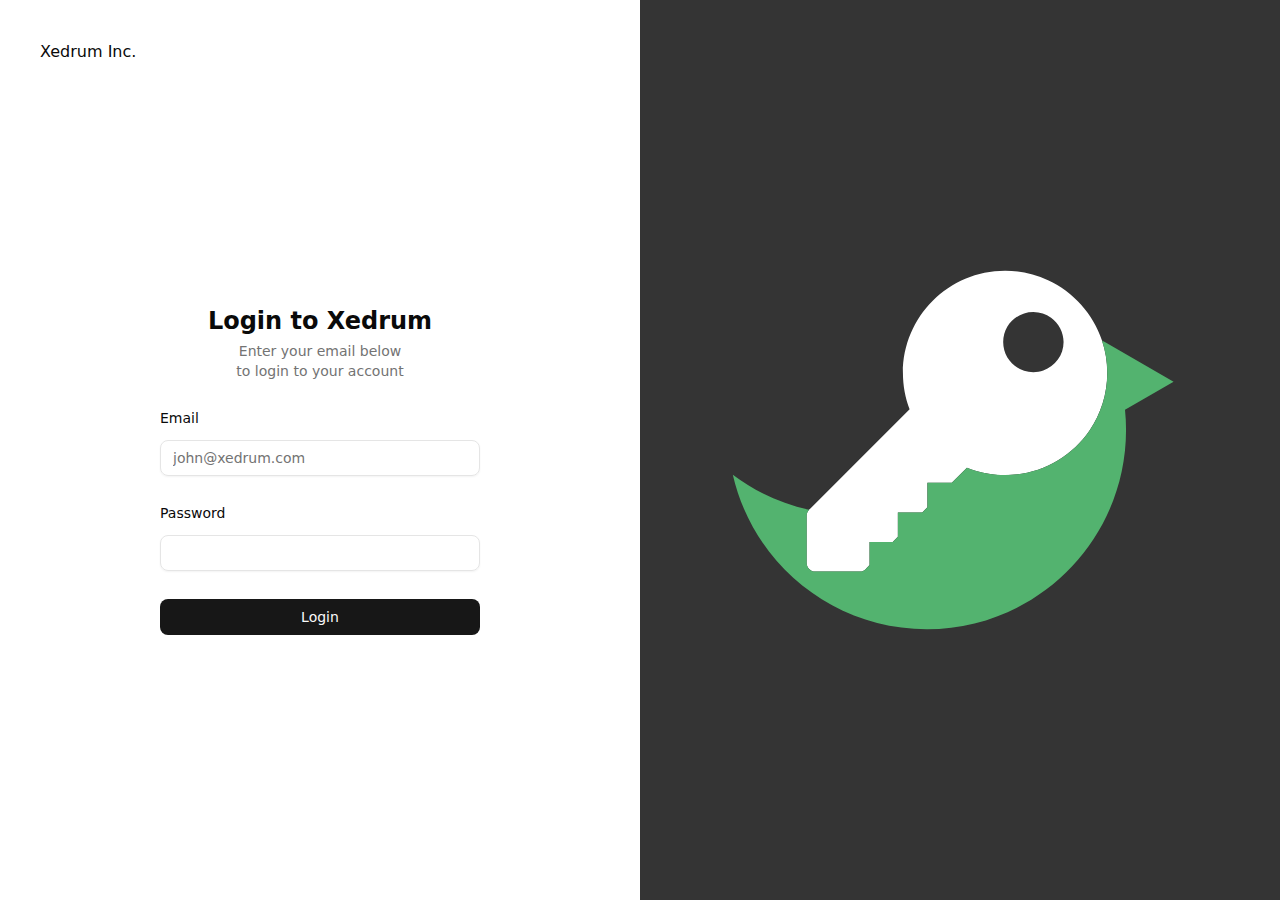
<file: login/index.html>
<!DOCTYPE html><!--Rn6pI3T9twW84K3vD2LVZ--><html lang="en"><head><meta charSet="utf-8"/><meta name="viewport" content="width=device-width, initial-scale=1"/><link rel="preload" href="/_next/static/media/797e433ab948586e-s.p.dbea232f.woff2" as="font" crossorigin="" type="font/woff2"/><link rel="preload" href="/_next/static/media/caa3a2e1cccd8315-s.p.853070df.woff2" as="font" crossorigin="" type="font/woff2"/><link rel="preload" href="/logo.svg" as="image"/><link rel="stylesheet" href="/_next/static/chunks/8fd72a05c4bedd0c.css" data-precedence="next"/><link rel="preload" as="script" fetchPriority="low" href="/_next/static/chunks/bfbe52b989f282db.js"/><script src="/_next/static/chunks/4a50b1fb4b340db7.js" async=""></script><script src="/_next/static/chunks/3dac1518affdab51.js" async=""></script><script src="/_next/static/chunks/6901b14f72acc926.js" async=""></script><script src="/_next/static/chunks/23e7c47b999a931b.js" async=""></script><script src="/_next/static/chunks/turbopack-5a83ca8e9d4e65b4.js" async=""></script><script src="/_next/static/chunks/8e5cbd5277a6eb4f.js" async=""></script><script src="/_next/static/chunks/351283919579e33c.js" async=""></script><script src="/_next/static/chunks/8eb7ccdd9af74512.js" async=""></script><script src="/_next/static/chunks/b5622c510ce25987.js" async=""></script><meta name="next-size-adjust" content=""/><title>Xedrum</title><meta name="description" content="Xedrum"/><link rel="icon" href="/favicon.ico?favicon.b5a1d917.ico" sizes="32x32" type="image/x-icon"/><script src="/_next/static/chunks/a6dad97d9634a72d.js" noModule=""></script></head><body class="geist_a71539c9-module__T19VSG__variable geist_mono_8d43a2aa-module__8Li5zG__variable antialiased"><div hidden=""><!--$--><!--/$--></div><div class="grid min-h-svh lg:grid-cols-2"><div class="flex flex-col gap-4 p-6 md:p-10"><div class="flex justify-center gap-2 md:justify-start"><a class="flex items-center gap-2 font-medium" href="/">Xedrum Inc.</a></div><div class="flex flex-1 items-center justify-center"><div class="w-full max-w-xs"><form class="flex flex-col gap-6"><div data-slot="field-group" class="group/field-group @container/field-group flex w-full flex-col gap-7 data-[slot=checkbox-group]:gap-3 [&amp;&gt;[data-slot=field-group]]:gap-4"><div class="flex flex-col items-center gap-1 text-center"><h1 class="text-2xl font-bold">Login to Xedrum</h1><p class="text-muted-foreground text-sm text-balance">Enter your email below to login to your account</p></div><div role="group" data-slot="field" data-orientation="vertical" class="group/field flex w-full gap-3 data-[invalid=true]:text-destructive flex-col [&amp;&gt;*]:w-full [&amp;&gt;.sr-only]:w-auto"><label data-slot="field-label" class="items-center text-sm font-medium select-none group-data-[disabled=true]:pointer-events-none group-data-[disabled=true]:opacity-50 peer-disabled:cursor-not-allowed peer-disabled:opacity-50 group/field-label peer/field-label flex w-fit gap-2 leading-snug group-data-[disabled=true]/field:opacity-50 has-[&gt;[data-slot=field]]:w-full has-[&gt;[data-slot=field]]:flex-col has-[&gt;[data-slot=field]]:rounded-md has-[&gt;[data-slot=field]]:border [&amp;&gt;*]:data-[slot=field]:p-4 has-data-[state=checked]:bg-primary/5 has-data-[state=checked]:border-primary dark:has-data-[state=checked]:bg-primary/10" for="email">Email</label><input type="email" data-slot="input" class="file:text-foreground placeholder:text-muted-foreground selection:bg-primary selection:text-primary-foreground dark:bg-input/30 border-input h-9 w-full min-w-0 rounded-md border bg-transparent px-3 py-1 text-base shadow-xs transition-[color,box-shadow] outline-none file:inline-flex file:h-7 file:border-0 file:bg-transparent file:text-sm file:font-medium disabled:pointer-events-none disabled:cursor-not-allowed disabled:opacity-50 md:text-sm focus-visible:border-ring focus-visible:ring-ring/50 focus-visible:ring-[3px] aria-invalid:ring-destructive/20 dark:aria-invalid:ring-destructive/40 aria-invalid:border-destructive" id="email" placeholder="john@xedrum.com" autoComplete="email" required="" value=""/></div><div role="group" data-slot="field" data-orientation="vertical" class="group/field flex w-full gap-3 data-[invalid=true]:text-destructive flex-col [&amp;&gt;*]:w-full [&amp;&gt;.sr-only]:w-auto"><label data-slot="field-label" class="items-center text-sm font-medium select-none group-data-[disabled=true]:pointer-events-none group-data-[disabled=true]:opacity-50 peer-disabled:cursor-not-allowed peer-disabled:opacity-50 group/field-label peer/field-label flex w-fit gap-2 leading-snug group-data-[disabled=true]/field:opacity-50 has-[&gt;[data-slot=field]]:w-full has-[&gt;[data-slot=field]]:flex-col has-[&gt;[data-slot=field]]:rounded-md has-[&gt;[data-slot=field]]:border [&amp;&gt;*]:data-[slot=field]:p-4 has-data-[state=checked]:bg-primary/5 has-data-[state=checked]:border-primary dark:has-data-[state=checked]:bg-primary/10" for="password">Password</label><input type="password" data-slot="input" class="file:text-foreground placeholder:text-muted-foreground selection:bg-primary selection:text-primary-foreground dark:bg-input/30 border-input h-9 w-full min-w-0 rounded-md border bg-transparent px-3 py-1 text-base shadow-xs transition-[color,box-shadow] outline-none file:inline-flex file:h-7 file:border-0 file:bg-transparent file:text-sm file:font-medium disabled:pointer-events-none disabled:cursor-not-allowed disabled:opacity-50 md:text-sm focus-visible:border-ring focus-visible:ring-ring/50 focus-visible:ring-[3px] aria-invalid:ring-destructive/20 dark:aria-invalid:ring-destructive/40 aria-invalid:border-destructive" id="password" autoComplete="current-password" required="" value=""/></div><div role="group" data-slot="field" data-orientation="vertical" class="group/field flex w-full gap-3 data-[invalid=true]:text-destructive flex-col [&amp;&gt;*]:w-full [&amp;&gt;.sr-only]:w-auto"><button data-slot="button" class="inline-flex items-center justify-center gap-2 whitespace-nowrap rounded-md text-sm font-medium transition-all disabled:pointer-events-none disabled:opacity-50 [&amp;_svg]:pointer-events-none [&amp;_svg:not([class*=&#x27;size-&#x27;])]:size-4 shrink-0 [&amp;_svg]:shrink-0 outline-none focus-visible:border-ring focus-visible:ring-ring/50 focus-visible:ring-[3px] aria-invalid:ring-destructive/20 dark:aria-invalid:ring-destructive/40 aria-invalid:border-destructive bg-primary text-primary-foreground hover:bg-primary/90 h-9 px-4 py-2 has-[&gt;svg]:px-3 cursor-pointer" type="submit">Login</button></div></div></form></div></div></div><div class="bg-[#343434] relative hidden lg:block"><img src="/logo.svg" alt="Image" class="absolute inset-0 h-full w-full dark:brightness-[0.2] dark:grayscale"/></div></div><!--$--><!--/$--><script src="/_next/static/chunks/bfbe52b989f282db.js" id="_R_" async=""></script><script>(self.__next_f=self.__next_f||[]).push([0])</script><script>self.__next_f.push([1,"1:\"$Sreact.fragment\"\n2:I[12426,[\"/_next/static/chunks/8e5cbd5277a6eb4f.js\",\"/_next/static/chunks/351283919579e33c.js\"],\"default\"]\n3:I[80054,[\"/_next/static/chunks/8e5cbd5277a6eb4f.js\",\"/_next/static/chunks/351283919579e33c.js\"],\"default\"]\n4:I[27112,[\"/_next/static/chunks/8eb7ccdd9af74512.js\",\"/_next/static/chunks/b5622c510ce25987.js\"],\"\"]\n5:I[17994,[\"/_next/static/chunks/8eb7ccdd9af74512.js\",\"/_next/static/chunks/b5622c510ce25987.js\"],\"LoginForm\"]\n6:I[42178,[\"/_next/static/chunks/8e5cbd5277a6eb4f.js\",\"/_next/static/chunks/351283919579e33c.js\"],\"OutletBoundary\"]\n7:\"$Sreact.suspense\"\n9:I[42178,[\"/_next/static/chunks/8e5cbd5277a6eb4f.js\",\"/_next/static/chunks/351283919579e33c.js\"],\"ViewportBoundary\"]\nb:I[42178,[\"/_next/static/chunks/8e5cbd5277a6eb4f.js\",\"/_next/static/chunks/351283919579e33c.js\"],\"MetadataBoundary\"]\nd:I[8699,[],\"default\"]\n:HL[\"/_next/static/chunks/8fd72a05c4bedd0c.css\",\"style\"]\n:HL[\"/_next/static/media/797e433ab948586e-s.p.dbea232f.woff2\",\"font\",{\"crossOrigin\":\"\",\"type\":\"font/woff2\"}]\n:HL[\"/_next/static/media/caa3a2e1cccd8315-s.p.853070df.woff2\",\"font\",{\"crossOrigin\":\"\",\"type\":\"font/woff2\"}]\n:HL[\"/logo.svg\",\"image\"]\n"])</script><script>self.__next_f.push([1,"0:{\"P\":null,\"b\":\"Rn6pI3T9twW84K3vD2LVZ\",\"c\":[\"\",\"login\",\"\"],\"q\":\"\",\"i\":false,\"f\":[[[\"\",{\"children\":[\"login\",{\"children\":[\"__PAGE__\",{}]}]},\"$undefined\",\"$undefined\",true],[[\"$\",\"$1\",\"c\",{\"children\":[[[\"$\",\"link\",\"0\",{\"rel\":\"stylesheet\",\"href\":\"/_next/static/chunks/8fd72a05c4bedd0c.css\",\"precedence\":\"next\",\"crossOrigin\":\"$undefined\",\"nonce\":\"$undefined\"}]],[\"$\",\"html\",null,{\"lang\":\"en\",\"children\":[\"$\",\"body\",null,{\"className\":\"geist_a71539c9-module__T19VSG__variable geist_mono_8d43a2aa-module__8Li5zG__variable antialiased\",\"children\":[\"$\",\"$L2\",null,{\"parallelRouterKey\":\"children\",\"error\":\"$undefined\",\"errorStyles\":\"$undefined\",\"errorScripts\":\"$undefined\",\"template\":[\"$\",\"$L3\",null,{}],\"templateStyles\":\"$undefined\",\"templateScripts\":\"$undefined\",\"notFound\":[[[\"$\",\"title\",null,{\"children\":\"404: This page could not be found.\"}],[\"$\",\"div\",null,{\"style\":{\"fontFamily\":\"system-ui,\\\"Segoe UI\\\",Roboto,Helvetica,Arial,sans-serif,\\\"Apple Color Emoji\\\",\\\"Segoe UI Emoji\\\"\",\"height\":\"100vh\",\"textAlign\":\"center\",\"display\":\"flex\",\"flexDirection\":\"column\",\"alignItems\":\"center\",\"justifyContent\":\"center\"},\"children\":[\"$\",\"div\",null,{\"children\":[[\"$\",\"style\",null,{\"dangerouslySetInnerHTML\":{\"__html\":\"body{color:#000;background:#fff;margin:0}.next-error-h1{border-right:1px solid rgba(0,0,0,.3)}@media (prefers-color-scheme:dark){body{color:#fff;background:#000}.next-error-h1{border-right:1px solid rgba(255,255,255,.3)}}\"}}],[\"$\",\"h1\",null,{\"className\":\"next-error-h1\",\"style\":{\"display\":\"inline-block\",\"margin\":\"0 20px 0 0\",\"padding\":\"0 23px 0 0\",\"fontSize\":24,\"fontWeight\":500,\"verticalAlign\":\"top\",\"lineHeight\":\"49px\"},\"children\":404}],[\"$\",\"div\",null,{\"style\":{\"display\":\"inline-block\"},\"children\":[\"$\",\"h2\",null,{\"style\":{\"fontSize\":14,\"fontWeight\":400,\"lineHeight\":\"49px\",\"margin\":0},\"children\":\"This page could not be found.\"}]}]]}]}]],[]],\"forbidden\":\"$undefined\",\"unauthorized\":\"$undefined\"}]}]}]]}],{\"children\":[[\"$\",\"$1\",\"c\",{\"children\":[null,[\"$\",\"$L2\",null,{\"parallelRouterKey\":\"children\",\"error\":\"$undefined\",\"errorStyles\":\"$undefined\",\"errorScripts\":\"$undefined\",\"template\":[\"$\",\"$L3\",null,{}],\"templateStyles\":\"$undefined\",\"templateScripts\":\"$undefined\",\"notFound\":\"$undefined\",\"forbidden\":\"$undefined\",\"unauthorized\":\"$undefined\"}]]}],{\"children\":[[\"$\",\"$1\",\"c\",{\"children\":[[\"$\",\"div\",null,{\"className\":\"grid min-h-svh lg:grid-cols-2\",\"children\":[[\"$\",\"div\",null,{\"className\":\"flex flex-col gap-4 p-6 md:p-10\",\"children\":[[\"$\",\"div\",null,{\"className\":\"flex justify-center gap-2 md:justify-start\",\"children\":[\"$\",\"$L4\",null,{\"href\":\"/\",\"className\":\"flex items-center gap-2 font-medium\",\"children\":\"Xedrum Inc.\"}]}],[\"$\",\"div\",null,{\"className\":\"flex flex-1 items-center justify-center\",\"children\":[\"$\",\"div\",null,{\"className\":\"w-full max-w-xs\",\"children\":[\"$\",\"$L5\",null,{}]}]}]]}],[\"$\",\"div\",null,{\"className\":\"bg-[#343434] relative hidden lg:block\",\"children\":[\"$\",\"img\",null,{\"src\":\"/logo.svg\",\"alt\":\"Image\",\"className\":\"absolute inset-0 h-full w-full dark:brightness-[0.2] dark:grayscale\"}]}]]}],[[\"$\",\"script\",\"script-0\",{\"src\":\"/_next/static/chunks/8eb7ccdd9af74512.js\",\"async\":true,\"nonce\":\"$undefined\"}],[\"$\",\"script\",\"script-1\",{\"src\":\"/_next/static/chunks/b5622c510ce25987.js\",\"async\":true,\"nonce\":\"$undefined\"}]],[\"$\",\"$L6\",null,{\"children\":[\"$\",\"$7\",null,{\"name\":\"Next.MetadataOutlet\",\"children\":\"$@8\"}]}]]}],{},null,false,false]},null,false,false]},null,false,false],[\"$\",\"$1\",\"h\",{\"children\":[null,[\"$\",\"$L9\",null,{\"children\":\"$@a\"}],[\"$\",\"div\",null,{\"hidden\":true,\"children\":[\"$\",\"$Lb\",null,{\"children\":[\"$\",\"$7\",null,{\"name\":\"Next.Metadata\",\"children\":\"$@c\"}]}]}],[\"$\",\"meta\",null,{\"name\":\"next-size-adjust\",\"content\":\"\"}]]}],false]],\"m\":\"$undefined\",\"G\":[\"$d\",[]],\"S\":true}\n"])</script><script>self.__next_f.push([1,"a:[[\"$\",\"meta\",\"0\",{\"charSet\":\"utf-8\"}],[\"$\",\"meta\",\"1\",{\"name\":\"viewport\",\"content\":\"width=device-width, initial-scale=1\"}]]\n"])</script><script>self.__next_f.push([1,"e:I[29748,[\"/_next/static/chunks/8e5cbd5277a6eb4f.js\",\"/_next/static/chunks/351283919579e33c.js\"],\"IconMark\"]\nc:[[\"$\",\"title\",\"0\",{\"children\":\"Xedrum\"}],[\"$\",\"meta\",\"1\",{\"name\":\"description\",\"content\":\"Xedrum\"}],[\"$\",\"link\",\"2\",{\"rel\":\"icon\",\"href\":\"/favicon.ico?favicon.b5a1d917.ico\",\"sizes\":\"32x32\",\"type\":\"image/x-icon\"}],[\"$\",\"$Le\",\"3\",{}]]\n8:null\n"])</script></body></html>
</file>
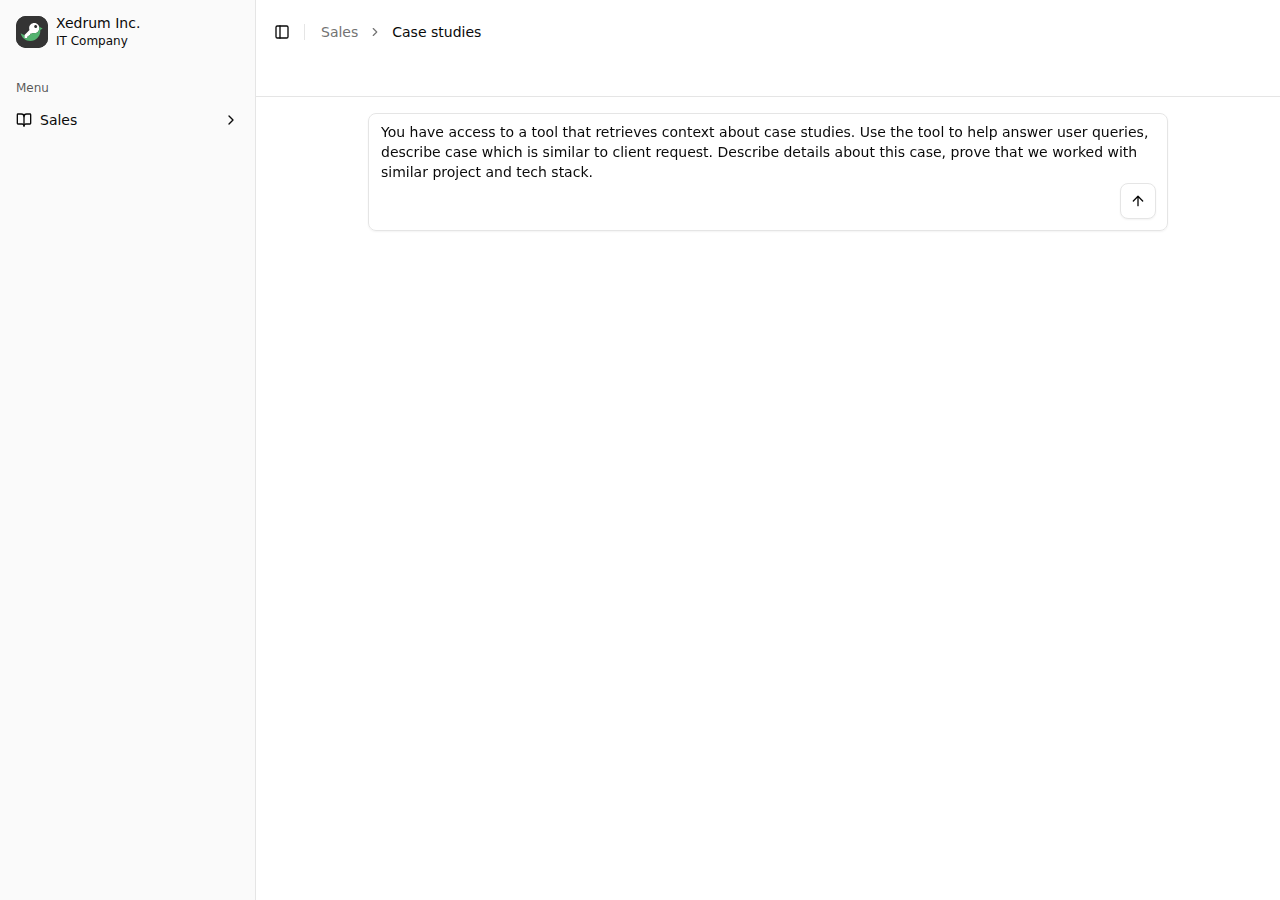
<file: console/sales/case-studies/index.html>
<!DOCTYPE html><!--Rn6pI3T9twW84K3vD2LVZ--><html lang="en"><head><meta charSet="utf-8"/><meta name="viewport" content="width=device-width, initial-scale=1"/><link rel="preload" href="/_next/static/media/797e433ab948586e-s.p.dbea232f.woff2" as="font" crossorigin="" type="font/woff2"/><link rel="preload" href="/_next/static/media/caa3a2e1cccd8315-s.p.853070df.woff2" as="font" crossorigin="" type="font/woff2"/><link rel="preload" as="image" href="/logo.svg"/><link rel="stylesheet" href="/_next/static/chunks/8fd72a05c4bedd0c.css" data-precedence="next"/><link rel="preload" as="script" fetchPriority="low" href="/_next/static/chunks/bfbe52b989f282db.js"/><script src="/_next/static/chunks/4a50b1fb4b340db7.js" async=""></script><script src="/_next/static/chunks/3dac1518affdab51.js" async=""></script><script src="/_next/static/chunks/6901b14f72acc926.js" async=""></script><script src="/_next/static/chunks/23e7c47b999a931b.js" async=""></script><script src="/_next/static/chunks/turbopack-5a83ca8e9d4e65b4.js" async=""></script><script src="/_next/static/chunks/8e5cbd5277a6eb4f.js" async=""></script><script src="/_next/static/chunks/351283919579e33c.js" async=""></script><script src="/_next/static/chunks/26e0dc5e6531f6d2.js" async=""></script><script src="/_next/static/chunks/b1030dcffddca17b.js" async=""></script><script src="/_next/static/chunks/3254ef52fefdddd8.js" async=""></script><script src="/_next/static/chunks/b44174a6d5e8e90a.js" async=""></script><script src="/_next/static/chunks/9d6141689cce592e.js" async=""></script><meta name="next-size-adjust" content=""/><title>Xedrum</title><meta name="description" content="Xedrum"/><link rel="icon" href="/favicon.ico?favicon.b5a1d917.ico" sizes="32x32" type="image/x-icon"/><script src="/_next/static/chunks/a6dad97d9634a72d.js" noModule=""></script></head><body class="geist_a71539c9-module__T19VSG__variable geist_mono_8d43a2aa-module__8Li5zG__variable antialiased"><div hidden=""><!--$--><!--/$--></div><div data-slot="sidebar-wrapper" style="--sidebar-width:16rem;--sidebar-width-icon:3rem" class="group/sidebar-wrapper has-data-[variant=inset]:bg-sidebar flex min-h-svh w-full"><div class="group peer text-sidebar-foreground hidden md:block" data-state="expanded" data-collapsible="" data-variant="sidebar" data-side="left" data-slot="sidebar"><div data-slot="sidebar-gap" class="relative w-(--sidebar-width) bg-transparent transition-[width] duration-200 ease-linear group-data-[collapsible=offcanvas]:w-0 group-data-[side=right]:rotate-180 group-data-[collapsible=icon]:w-(--sidebar-width-icon)"></div><div data-slot="sidebar-container" class="fixed inset-y-0 z-10 hidden h-svh w-(--sidebar-width) transition-[left,right,width] duration-200 ease-linear md:flex left-0 group-data-[collapsible=offcanvas]:left-[calc(var(--sidebar-width)*-1)] group-data-[collapsible=icon]:w-(--sidebar-width-icon) group-data-[side=left]:border-r group-data-[side=right]:border-l"><div data-sidebar="sidebar" data-slot="sidebar-inner" class="bg-sidebar group-data-[variant=floating]:border-sidebar-border flex h-full w-full flex-col group-data-[variant=floating]:rounded-lg group-data-[variant=floating]:border group-data-[variant=floating]:shadow-sm"><div data-slot="sidebar-header" data-sidebar="header" class="flex flex-col gap-2 p-2"><ul data-slot="sidebar-menu" data-sidebar="menu" class="flex w-full min-w-0 flex-col gap-1"><li data-slot="sidebar-menu-item" data-sidebar="menu-item" class="group/menu-item relative"><button data-slot="sidebar-menu-button" data-sidebar="menu-button" data-size="lg" data-active="false" class="peer/menu-button flex w-full items-center gap-2 overflow-hidden rounded-md p-2 text-left outline-hidden ring-sidebar-ring transition-[width,height,padding] focus-visible:ring-2 active:bg-sidebar-accent active:text-sidebar-accent-foreground disabled:pointer-events-none disabled:opacity-50 group-has-data-[sidebar=menu-action]/menu-item:pr-8 aria-disabled:pointer-events-none aria-disabled:opacity-50 data-[active=true]:bg-sidebar-accent data-[active=true]:font-medium data-[active=true]:text-sidebar-accent-foreground data-[state=open]:hover:bg-sidebar-accent data-[state=open]:hover:text-sidebar-accent-foreground group-data-[collapsible=icon]:size-8! [&amp;&gt;span:last-child]:truncate [&amp;&gt;svg]:size-4 [&amp;&gt;svg]:shrink-0 hover:bg-sidebar-accent hover:text-sidebar-accent-foreground h-12 text-sm group-data-[collapsible=icon]:p-0! data-[state=open]:bg-sidebar-accent data-[state=open]:text-sidebar-accent-foreground"><img src="/logo.svg" alt="Image" class="bg-sidebar-primary text-sidebar-primary-foreground flex aspect-square size-8 items-center justify-center rounded-lg"/><div class="grid flex-1 text-left text-sm leading-tight"><span class="truncate font-medium">Xedrum Inc.</span><span class="truncate text-xs">IT Company</span></div></button></li></ul></div><div data-slot="sidebar-content" data-sidebar="content" class="flex min-h-0 flex-1 flex-col gap-2 overflow-auto group-data-[collapsible=icon]:overflow-hidden"><div data-slot="sidebar-group" data-sidebar="group" class="relative flex w-full min-w-0 flex-col p-2"><div data-slot="sidebar-group-label" data-sidebar="group-label" class="text-sidebar-foreground/70 ring-sidebar-ring flex h-8 shrink-0 items-center rounded-md px-2 text-xs font-medium outline-hidden transition-[margin,opacity] duration-200 ease-linear focus-visible:ring-2 [&amp;&gt;svg]:size-4 [&amp;&gt;svg]:shrink-0 group-data-[collapsible=icon]:-mt-8 group-data-[collapsible=icon]:opacity-0">Menu</div><ul data-slot="sidebar-menu" data-sidebar="menu" class="flex w-full min-w-0 flex-col gap-1"><li data-slot="collapsible" data-sidebar="menu-item" class="group/menu-item relative group/collapsible" data-state="closed"><button data-slot="collapsible-trigger" data-sidebar="menu-button" data-size="default" data-active="false" class="peer/menu-button flex w-full items-center gap-2 overflow-hidden rounded-md p-2 text-left outline-hidden ring-sidebar-ring transition-[width,height,padding] focus-visible:ring-2 active:bg-sidebar-accent active:text-sidebar-accent-foreground disabled:pointer-events-none disabled:opacity-50 group-has-data-[sidebar=menu-action]/menu-item:pr-8 aria-disabled:pointer-events-none aria-disabled:opacity-50 data-[active=true]:bg-sidebar-accent data-[active=true]:font-medium data-[active=true]:text-sidebar-accent-foreground data-[state=open]:hover:bg-sidebar-accent data-[state=open]:hover:text-sidebar-accent-foreground group-data-[collapsible=icon]:size-8! group-data-[collapsible=icon]:p-2! [&amp;&gt;span:last-child]:truncate [&amp;&gt;svg]:size-4 [&amp;&gt;svg]:shrink-0 hover:bg-sidebar-accent hover:text-sidebar-accent-foreground h-8 text-sm" type="button" aria-controls="radix-_R_p9ivb_" aria-expanded="false" data-state="closed"><svg xmlns="http://www.w3.org/2000/svg" width="24" height="24" viewBox="0 0 24 24" fill="none" stroke="currentColor" stroke-width="2" stroke-linecap="round" stroke-linejoin="round" class="lucide lucide-book-open" aria-hidden="true"><path d="M12 7v14"></path><path d="M3 18a1 1 0 0 1-1-1V4a1 1 0 0 1 1-1h5a4 4 0 0 1 4 4 4 4 0 0 1 4-4h5a1 1 0 0 1 1 1v13a1 1 0 0 1-1 1h-6a3 3 0 0 0-3 3 3 3 0 0 0-3-3z"></path></svg><span>Sales</span><svg xmlns="http://www.w3.org/2000/svg" width="24" height="24" viewBox="0 0 24 24" fill="none" stroke="currentColor" stroke-width="2" stroke-linecap="round" stroke-linejoin="round" class="lucide lucide-chevron-right ml-auto transition-transform duration-200 group-data-[state=open]/collapsible:rotate-90" aria-hidden="true"><path d="m9 18 6-6-6-6"></path></svg></button><div data-state="closed" id="radix-_R_p9ivb_" hidden="" data-slot="collapsible-content"></div></li></ul></div></div><div data-slot="sidebar-footer" data-sidebar="footer" class="flex flex-col gap-2 p-2"></div><button data-sidebar="rail" data-slot="sidebar-rail" aria-label="Toggle Sidebar" tabindex="-1" title="Toggle Sidebar" class="hover:after:bg-sidebar-border absolute inset-y-0 z-20 hidden w-4 -translate-x-1/2 transition-all ease-linear group-data-[side=left]:-right-4 group-data-[side=right]:left-0 after:absolute after:inset-y-0 after:left-1/2 after:w-[2px] sm:flex in-data-[side=left]:cursor-w-resize in-data-[side=right]:cursor-e-resize [[data-side=left][data-state=collapsed]_&amp;]:cursor-e-resize [[data-side=right][data-state=collapsed]_&amp;]:cursor-w-resize hover:group-data-[collapsible=offcanvas]:bg-sidebar group-data-[collapsible=offcanvas]:translate-x-0 group-data-[collapsible=offcanvas]:after:left-full [[data-side=left][data-collapsible=offcanvas]_&amp;]:-right-2 [[data-side=right][data-collapsible=offcanvas]_&amp;]:-left-2"></button></div></div></div><main data-slot="sidebar-inset" class="bg-background relative w-full flex-1 md:peer-data-[variant=inset]:m-2 md:peer-data-[variant=inset]:ml-0 md:peer-data-[variant=inset]:rounded-xl md:peer-data-[variant=inset]:shadow-sm md:peer-data-[variant=inset]:peer-data-[state=collapsed]:ml-2 flex h-screen flex-col overflow-hidden"><header class="flex h-16 shrink-0 items-center gap-2 bg-background transition-[width,height] ease-linear group-has-data-[collapsible=icon]/sidebar-wrapper:h-12"><div class="flex items-center gap-2 px-4"><button data-slot="sidebar-trigger" class="inline-flex items-center justify-center gap-2 whitespace-nowrap rounded-md text-sm font-medium transition-all disabled:pointer-events-none disabled:opacity-50 [&amp;_svg]:pointer-events-none [&amp;_svg:not([class*=&#x27;size-&#x27;])]:size-4 shrink-0 [&amp;_svg]:shrink-0 outline-none focus-visible:border-ring focus-visible:ring-ring/50 focus-visible:ring-[3px] aria-invalid:ring-destructive/20 dark:aria-invalid:ring-destructive/40 aria-invalid:border-destructive hover:bg-accent hover:text-accent-foreground dark:hover:bg-accent/50 size-7 -ml-1" data-sidebar="trigger"><svg xmlns="http://www.w3.org/2000/svg" width="24" height="24" viewBox="0 0 24 24" fill="none" stroke="currentColor" stroke-width="2" stroke-linecap="round" stroke-linejoin="round" class="lucide lucide-panel-left" aria-hidden="true"><rect width="18" height="18" x="3" y="3" rx="2"></rect><path d="M9 3v18"></path></svg><span class="sr-only">Toggle Sidebar</span></button><div data-orientation="vertical" role="none" data-slot="separator" class="bg-border shrink-0 data-[orientation=horizontal]:h-px data-[orientation=horizontal]:w-full data-[orientation=vertical]:w-px mr-2 data-[orientation=vertical]:h-4"></div><nav aria-label="breadcrumb" data-slot="breadcrumb"><ol data-slot="breadcrumb-list" class="text-muted-foreground flex flex-wrap items-center gap-1.5 text-sm break-words sm:gap-2.5"><li data-slot="breadcrumb-item" class="items-center gap-1.5 hidden md:block">Sales</li><li data-slot="breadcrumb-separator" role="presentation" aria-hidden="true" class="[&amp;&gt;svg]:size-3.5 hidden md:block"><svg xmlns="http://www.w3.org/2000/svg" width="24" height="24" viewBox="0 0 24 24" fill="none" stroke="currentColor" stroke-width="2" stroke-linecap="round" stroke-linejoin="round" class="lucide lucide-chevron-right" aria-hidden="true"><path d="m9 18 6-6-6-6"></path></svg></li><li data-slot="breadcrumb-item" class="inline-flex items-center gap-1.5"><span data-slot="breadcrumb-page" role="link" aria-disabled="true" aria-current="page" class="text-foreground font-normal">Case studies</span></li></ol></nav></div></header><div class="flex-1 overflow-y-auto flex flex-col"><div class="flex flex-col justify-center items-center px-4"><div class="flex-1 w-full"><div class="flex flex-col max-w-200 mx-auto"><article class="prose prose-slate dark:prose-invert max-w-none my-4"></article></div></div></div><div class="sticky bottom-0 border-t bg-background/95 backdrop-blur supports-backdrop-filter:bg-background/80 px-4"><div class="relative max-w-200 mx-auto py-4"><textarea data-slot="textarea" class="border-input placeholder:text-muted-foreground focus-visible:border-ring focus-visible:ring-ring/50 aria-invalid:ring-destructive/20 dark:aria-invalid:ring-destructive/40 aria-invalid:border-destructive dark:bg-input/30 flex field-sizing-content min-h-16 rounded-md border bg-transparent px-3 py-2 text-base shadow-xs transition-[color,box-shadow] outline-none focus-visible:ring-[3px] disabled:cursor-not-allowed disabled:opacity-50 md:text-sm w-full max-h-60 resize-none" placeholder="Ask anything">You have access to a tool that retrieves context about case studies. Use the tool to help answer user queries, describe case which is similar to client request. Describe details about this case, prove that we worked with similar project and tech stack.

</textarea><button data-slot="button" class="inline-flex items-center justify-center gap-2 whitespace-nowrap rounded-md text-sm font-medium transition-all disabled:pointer-events-none disabled:opacity-50 [&amp;_svg]:pointer-events-none [&amp;_svg:not([class*=&#x27;size-&#x27;])]:size-4 shrink-0 [&amp;_svg]:shrink-0 outline-none focus-visible:border-ring focus-visible:ring-ring/50 focus-visible:ring-[3px] aria-invalid:ring-destructive/20 dark:aria-invalid:ring-destructive/40 aria-invalid:border-destructive border bg-background shadow-xs hover:bg-accent hover:text-accent-foreground dark:bg-input/30 dark:border-input dark:hover:bg-input/50 size-9 absolute right-3 bottom-7" aria-label="Submit"><svg xmlns="http://www.w3.org/2000/svg" width="24" height="24" viewBox="0 0 24 24" fill="none" stroke="currentColor" stroke-width="2" stroke-linecap="round" stroke-linejoin="round" class="lucide lucide-arrow-up" aria-hidden="true"><path d="m5 12 7-7 7 7"></path><path d="M12 19V5"></path></svg></button></div></div></div><!--$--><!--/$--></main></div><script src="/_next/static/chunks/bfbe52b989f282db.js" id="_R_" async=""></script><script>(self.__next_f=self.__next_f||[]).push([0])</script><script>self.__next_f.push([1,"1:\"$Sreact.fragment\"\n2:I[12426,[\"/_next/static/chunks/8e5cbd5277a6eb4f.js\",\"/_next/static/chunks/351283919579e33c.js\"],\"default\"]\n3:I[80054,[\"/_next/static/chunks/8e5cbd5277a6eb4f.js\",\"/_next/static/chunks/351283919579e33c.js\"],\"default\"]\n4:I[11522,[\"/_next/static/chunks/26e0dc5e6531f6d2.js\",\"/_next/static/chunks/b1030dcffddca17b.js\",\"/_next/static/chunks/3254ef52fefdddd8.js\"],\"SidebarProvider\"]\n5:I[60313,[\"/_next/static/chunks/26e0dc5e6531f6d2.js\",\"/_next/static/chunks/b1030dcffddca17b.js\",\"/_next/static/chunks/3254ef52fefdddd8.js\"],\"AppSidebar\"]\n6:I[11522,[\"/_next/static/chunks/26e0dc5e6531f6d2.js\",\"/_next/static/chunks/b1030dcffddca17b.js\",\"/_next/static/chunks/3254ef52fefdddd8.js\"],\"SidebarInset\"]\n7:I[11522,[\"/_next/static/chunks/26e0dc5e6531f6d2.js\",\"/_next/static/chunks/b1030dcffddca17b.js\",\"/_next/static/chunks/3254ef52fefdddd8.js\"],\"SidebarTrigger\"]\n8:I[69035,[\"/_next/static/chunks/26e0dc5e6531f6d2.js\",\"/_next/static/chunks/b1030dcffddca17b.js\",\"/_next/static/chunks/3254ef52fefdddd8.js\"],\"Separator\"]\nb:I[8699,[],\"default\"]\n:HL[\"/_next/static/chunks/8fd72a05c4bedd0c.css\",\"style\"]\n:HL[\"/_next/static/media/797e433ab948586e-s.p.dbea232f.woff2\",\"font\",{\"crossOrigin\":\"\",\"type\":\"font/woff2\"}]\n:HL[\"/_next/static/media/caa3a2e1cccd8315-s.p.853070df.woff2\",\"font\",{\"crossOrigin\":\"\",\"type\":\"font/woff2\"}]\n"])</script><script>self.__next_f.push([1,"0:{\"P\":null,\"b\":\"Rn6pI3T9twW84K3vD2LVZ\",\"c\":[\"\",\"console\",\"sales\",\"case-studies\",\"\"],\"q\":\"\",\"i\":false,\"f\":[[[\"\",{\"children\":[\"console\",{\"children\":[\"sales\",{\"children\":[\"case-studies\",{\"children\":[\"__PAGE__\",{}]}]}]}]},\"$undefined\",\"$undefined\",true],[[\"$\",\"$1\",\"c\",{\"children\":[[[\"$\",\"link\",\"0\",{\"rel\":\"stylesheet\",\"href\":\"/_next/static/chunks/8fd72a05c4bedd0c.css\",\"precedence\":\"next\",\"crossOrigin\":\"$undefined\",\"nonce\":\"$undefined\"}]],[\"$\",\"html\",null,{\"lang\":\"en\",\"children\":[\"$\",\"body\",null,{\"className\":\"geist_a71539c9-module__T19VSG__variable geist_mono_8d43a2aa-module__8Li5zG__variable antialiased\",\"children\":[\"$\",\"$L2\",null,{\"parallelRouterKey\":\"children\",\"error\":\"$undefined\",\"errorStyles\":\"$undefined\",\"errorScripts\":\"$undefined\",\"template\":[\"$\",\"$L3\",null,{}],\"templateStyles\":\"$undefined\",\"templateScripts\":\"$undefined\",\"notFound\":[[[\"$\",\"title\",null,{\"children\":\"404: This page could not be found.\"}],[\"$\",\"div\",null,{\"style\":{\"fontFamily\":\"system-ui,\\\"Segoe UI\\\",Roboto,Helvetica,Arial,sans-serif,\\\"Apple Color Emoji\\\",\\\"Segoe UI Emoji\\\"\",\"height\":\"100vh\",\"textAlign\":\"center\",\"display\":\"flex\",\"flexDirection\":\"column\",\"alignItems\":\"center\",\"justifyContent\":\"center\"},\"children\":[\"$\",\"div\",null,{\"children\":[[\"$\",\"style\",null,{\"dangerouslySetInnerHTML\":{\"__html\":\"body{color:#000;background:#fff;margin:0}.next-error-h1{border-right:1px solid rgba(0,0,0,.3)}@media (prefers-color-scheme:dark){body{color:#fff;background:#000}.next-error-h1{border-right:1px solid rgba(255,255,255,.3)}}\"}}],[\"$\",\"h1\",null,{\"className\":\"next-error-h1\",\"style\":{\"display\":\"inline-block\",\"margin\":\"0 20px 0 0\",\"padding\":\"0 23px 0 0\",\"fontSize\":24,\"fontWeight\":500,\"verticalAlign\":\"top\",\"lineHeight\":\"49px\"},\"children\":404}],[\"$\",\"div\",null,{\"style\":{\"display\":\"inline-block\"},\"children\":[\"$\",\"h2\",null,{\"style\":{\"fontSize\":14,\"fontWeight\":400,\"lineHeight\":\"49px\",\"margin\":0},\"children\":\"This page could not be found.\"}]}]]}]}]],[]],\"forbidden\":\"$undefined\",\"unauthorized\":\"$undefined\"}]}]}]]}],{\"children\":[[\"$\",\"$1\",\"c\",{\"children\":[[[\"$\",\"script\",\"script-0\",{\"src\":\"/_next/static/chunks/26e0dc5e6531f6d2.js\",\"async\":true,\"nonce\":\"$undefined\"}],[\"$\",\"script\",\"script-1\",{\"src\":\"/_next/static/chunks/b1030dcffddca17b.js\",\"async\":true,\"nonce\":\"$undefined\"}],[\"$\",\"script\",\"script-2\",{\"src\":\"/_next/static/chunks/3254ef52fefdddd8.js\",\"async\":true,\"nonce\":\"$undefined\"}]],[\"$\",\"$L4\",null,{\"defaultOpen\":true,\"children\":[[\"$\",\"$L5\",null,{}],[\"$\",\"$L6\",null,{\"className\":\"flex h-screen flex-col overflow-hidden\",\"children\":[[\"$\",\"header\",null,{\"className\":\"flex h-16 shrink-0 items-center gap-2 bg-background transition-[width,height] ease-linear group-has-data-[collapsible=icon]/sidebar-wrapper:h-12\",\"children\":[\"$\",\"div\",null,{\"className\":\"flex items-center gap-2 px-4\",\"children\":[[\"$\",\"$L7\",null,{\"className\":\"-ml-1\"}],[\"$\",\"$L8\",null,{\"orientation\":\"vertical\",\"className\":\"mr-2 data-[orientation=vertical]:h-4\"}],[\"$\",\"nav\",null,{\"aria-label\":\"breadcrumb\",\"data-slot\":\"breadcrumb\",\"children\":[\"$\",\"ol\",null,{\"data-slot\":\"breadcrumb-list\",\"className\":\"text-muted-foreground flex flex-wrap items-center gap-1.5 text-sm break-words sm:gap-2.5\",\"children\":[[\"$\",\"li\",null,{\"data-slot\":\"breadcrumb-item\",\"className\":\"items-center gap-1.5 hidden md:block\",\"children\":\"Sales\"}],[\"$\",\"li\",null,{\"data-slot\":\"breadcrumb-separator\",\"role\":\"presentation\",\"aria-hidden\":\"true\",\"className\":\"[\u0026\u003esvg]:size-3.5 hidden md:block\",\"children\":[\"$\",\"svg\",null,{\"ref\":\"$undefined\",\"xmlns\":\"http://www.w3.org/2000/svg\",\"width\":24,\"height\":24,\"viewBox\":\"0 0 24 24\",\"fill\":\"none\",\"stroke\":\"currentColor\",\"strokeWidth\":2,\"strokeLinecap\":\"round\",\"strokeLinejoin\":\"round\",\"className\":\"lucide lucide-chevron-right\",\"aria-hidden\":\"true\",\"children\":[[\"$\",\"path\",\"mthhwq\",{\"d\":\"m9 18 6-6-6-6\"}],\"$undefined\"]}]}],[\"$\",\"li\",null,{\"data-slot\":\"breadcrumb-item\",\"className\":\"inline-flex items-center gap-1.5\",\"children\":[\"$\",\"span\",null,{\"data-slot\":\"breadcrumb-page\",\"role\":\"link\",\"aria-disabled\":\"true\",\"aria-current\":\"page\",\"className\":\"text-foreground font-normal\",\"children\":\"Case studies\"}]}]]}]}]]}]}],[\"$\",\"$L2\",null,{\"parallelRouterKey\":\"children\",\"error\":\"$undefined\",\"errorStyles\":\"$undefined\",\"errorScripts\":\"$undefined\",\"template\":[\"$\",\"$L3\",null,{}],\"templateStyles\":\"$undefined\",\"templateScripts\":\"$undefined\",\"notFound\":\"$undefined\",\"forbidden\":\"$undefined\",\"unauthorized\":\"$undefined\"}]]}]]}]]}],{\"children\":[[\"$\",\"$1\",\"c\",{\"children\":[null,[\"$\",\"$L2\",null,{\"parallelRouterKey\":\"children\",\"error\":\"$undefined\",\"errorStyles\":\"$undefined\",\"errorScripts\":\"$undefined\",\"template\":[\"$\",\"$L3\",null,{}],\"templateStyles\":\"$undefined\",\"templateScripts\":\"$undefined\",\"notFound\":\"$undefined\",\"forbidden\":\"$undefined\",\"unauthorized\":\"$undefined\"}]]}],{\"children\":[[\"$\",\"$1\",\"c\",{\"children\":[null,[\"$\",\"$L2\",null,{\"parallelRouterKey\":\"children\",\"error\":\"$undefined\",\"errorStyles\":\"$undefined\",\"errorScripts\":\"$undefined\",\"template\":[\"$\",\"$L3\",null,{}],\"templateStyles\":\"$undefined\",\"templateScripts\":\"$undefined\",\"notFound\":\"$undefined\",\"forbidden\":\"$undefined\",\"unauthorized\":\"$undefined\"}]]}],{\"children\":[\"$L9\",{},null,false,false]},null,false,false]},null,false,false]},null,false,false]},null,false,false],\"$La\",false]],\"m\":\"$undefined\",\"G\":[\"$b\",[]],\"S\":true}\n"])</script><script>self.__next_f.push([1,"c:I[71312,[\"/_next/static/chunks/8e5cbd5277a6eb4f.js\",\"/_next/static/chunks/351283919579e33c.js\"],\"ClientPageRoot\"]\nd:I[65599,[\"/_next/static/chunks/26e0dc5e6531f6d2.js\",\"/_next/static/chunks/b1030dcffddca17b.js\",\"/_next/static/chunks/3254ef52fefdddd8.js\",\"/_next/static/chunks/b44174a6d5e8e90a.js\",\"/_next/static/chunks/9d6141689cce592e.js\"],\"default\"]\n10:I[42178,[\"/_next/static/chunks/8e5cbd5277a6eb4f.js\",\"/_next/static/chunks/351283919579e33c.js\"],\"OutletBoundary\"]\n11:\"$Sreact.suspense\"\n13:I[42178,[\"/_next/static/chunks/8e5cbd5277a6eb4f.js\",\"/_next/static/chunks/351283919579e33c.js\"],\"ViewportBoundary\"]\n15:I[42178,[\"/_next/static/chunks/8e5cbd5277a6eb4f.js\",\"/_next/static/chunks/351283919579e33c.js\"],\"MetadataBoundary\"]\n9:[\"$\",\"$1\",\"c\",{\"children\":[[\"$\",\"$Lc\",null,{\"Component\":\"$d\",\"serverProvidedParams\":{\"searchParams\":{},\"params\":{},\"promises\":[\"$@e\",\"$@f\"]}}],[[\"$\",\"script\",\"script-0\",{\"src\":\"/_next/static/chunks/b44174a6d5e8e90a.js\",\"async\":true,\"nonce\":\"$undefined\"}],[\"$\",\"script\",\"script-1\",{\"src\":\"/_next/static/chunks/9d6141689cce592e.js\",\"async\":true,\"nonce\":\"$undefined\"}]],[\"$\",\"$L10\",null,{\"children\":[\"$\",\"$11\",null,{\"name\":\"Next.MetadataOutlet\",\"children\":\"$@12\"}]}]]}]\na:[\"$\",\"$1\",\"h\",{\"children\":[null,[\"$\",\"$L13\",null,{\"children\":\"$@14\"}],[\"$\",\"div\",null,{\"hidden\":true,\"children\":[\"$\",\"$L15\",null,{\"children\":[\"$\",\"$11\",null,{\"name\":\"Next.Metadata\",\"children\":\"$@16\"}]}]}],[\"$\",\"meta\",null,{\"name\":\"next-size-adjust\",\"content\":\"\"}]]}]\n"])</script><script>self.__next_f.push([1,"e:{}\nf:\"$9:props:children:0:props:serverProvidedParams:params\"\n"])</script><script>self.__next_f.push([1,"14:[[\"$\",\"meta\",\"0\",{\"charSet\":\"utf-8\"}],[\"$\",\"meta\",\"1\",{\"name\":\"viewport\",\"content\":\"width=device-width, initial-scale=1\"}]]\n"])</script><script>self.__next_f.push([1,"17:I[29748,[\"/_next/static/chunks/8e5cbd5277a6eb4f.js\",\"/_next/static/chunks/351283919579e33c.js\"],\"IconMark\"]\n16:[[\"$\",\"title\",\"0\",{\"children\":\"Xedrum\"}],[\"$\",\"meta\",\"1\",{\"name\":\"description\",\"content\":\"Xedrum\"}],[\"$\",\"link\",\"2\",{\"rel\":\"icon\",\"href\":\"/favicon.ico?favicon.b5a1d917.ico\",\"sizes\":\"32x32\",\"type\":\"image/x-icon\"}],[\"$\",\"$L17\",\"3\",{}]]\n12:null\n"])</script></body></html>
</file>
<file: _next/static/chunks/8fd72a05c4bedd0c.css>
@font-face{font-family:Geist;font-style:normal;font-weight:100 900;font-display:swap;src:url(../media/8a480f0b521d4e75-s.8e0177b5.woff2)format("woff2");unicode-range:U+301,U+400-45F,U+490-491,U+4B0-4B1,U+2116}@font-face{font-family:Geist;font-style:normal;font-weight:100 900;font-display:swap;src:url(../media/7178b3e590c64307-s.b97b3418.woff2)format("woff2");unicode-range:U+100-2BA,U+2BD-2C5,U+2C7-2CC,U+2CE-2D7,U+2DD-2FF,U+304,U+308,U+329,U+1D00-1DBF,U+1E00-1E9F,U+1EF2-1EFF,U+2020,U+20A0-20AB,U+20AD-20C0,U+2113,U+2C60-2C7F,U+A720-A7FF}@font-face{font-family:Geist;font-style:normal;font-weight:100 900;font-display:swap;src:url(../media/caa3a2e1cccd8315-s.p.853070df.woff2)format("woff2");unicode-range:U+??,U+131,U+152-153,U+2BB-2BC,U+2C6,U+2DA,U+2DC,U+304,U+308,U+329,U+2000-206F,U+20AC,U+2122,U+2191,U+2193,U+2212,U+2215,U+FEFF,U+FFFD}@font-face{font-family:Geist Fallback;src:local(Arial);ascent-override:95.94%;descent-override:28.16%;line-gap-override:0.0%;size-adjust:104.76%}.geist_a71539c9-module__T19VSG__className{font-family:Geist,Geist Fallback;font-style:normal}.geist_a71539c9-module__T19VSG__variable{--font-geist-sans:"Geist","Geist Fallback"}
@font-face{font-family:Geist Mono;font-style:normal;font-weight:100 900;font-display:swap;src:url(../media/4fa387ec64143e14-s.c1fdd6c2.woff2)format("woff2");unicode-range:U+301,U+400-45F,U+490-491,U+4B0-4B1,U+2116}@font-face{font-family:Geist Mono;font-style:normal;font-weight:100 900;font-display:swap;src:url(../media/bbc41e54d2fcbd21-s.799d8ef8.woff2)format("woff2");unicode-range:U+100-2BA,U+2BD-2C5,U+2C7-2CC,U+2CE-2D7,U+2DD-2FF,U+304,U+308,U+329,U+1D00-1DBF,U+1E00-1E9F,U+1EF2-1EFF,U+2020,U+20A0-20AB,U+20AD-20C0,U+2113,U+2C60-2C7F,U+A720-A7FF}@font-face{font-family:Geist Mono;font-style:normal;font-weight:100 900;font-display:swap;src:url(../media/797e433ab948586e-s.p.dbea232f.woff2)format("woff2");unicode-range:U+??,U+131,U+152-153,U+2BB-2BC,U+2C6,U+2DA,U+2DC,U+304,U+308,U+329,U+2000-206F,U+20AC,U+2122,U+2191,U+2193,U+2212,U+2215,U+FEFF,U+FFFD}@font-face{font-family:Geist Mono Fallback;src:local(Arial);ascent-override:74.67%;descent-override:21.92%;line-gap-override:0.0%;size-adjust:134.59%}.geist_mono_8d43a2aa-module__8Li5zG__className{font-family:Geist Mono,Geist Mono Fallback;font-style:normal}.geist_mono_8d43a2aa-module__8Li5zG__variable{--font-geist-mono:"Geist Mono","Geist Mono Fallback"}
@layer properties{@supports (((-webkit-hyphens:none)) and (not (margin-trim:inline))) or ((-moz-orient:inline) and (not (color:rgb(from red r g b)))){*,:before,:after,::backdrop{--tw-translate-x:0;--tw-translate-y:0;--tw-translate-z:0;--tw-space-y-reverse:0;--tw-space-x-reverse:0;--tw-border-style:solid;--tw-gradient-position:initial;--tw-gradient-from:#0000;--tw-gradient-via:#0000;--tw-gradient-to:#0000;--tw-gradient-stops:initial;--tw-gradient-via-stops:initial;--tw-gradient-from-position:0%;--tw-gradient-via-position:50%;--tw-gradient-to-position:100%;--tw-leading:initial;--tw-font-weight:initial;--tw-tracking:initial;--tw-ordinal:initial;--tw-slashed-zero:initial;--tw-numeric-figure:initial;--tw-numeric-spacing:initial;--tw-numeric-fraction:initial;--tw-shadow:0 0 #0000;--tw-shadow-color:initial;--tw-shadow-alpha:100%;--tw-inset-shadow:0 0 #0000;--tw-inset-shadow-color:initial;--tw-inset-shadow-alpha:100%;--tw-ring-color:initial;--tw-ring-shadow:0 0 #0000;--tw-inset-ring-color:initial;--tw-inset-ring-shadow:0 0 #0000;--tw-ring-inset:initial;--tw-ring-offset-width:0px;--tw-ring-offset-color:#fff;--tw-ring-offset-shadow:0 0 #0000;--tw-outline-style:solid;--tw-backdrop-blur:initial;--tw-backdrop-brightness:initial;--tw-backdrop-contrast:initial;--tw-backdrop-grayscale:initial;--tw-backdrop-hue-rotate:initial;--tw-backdrop-invert:initial;--tw-backdrop-opacity:initial;--tw-backdrop-saturate:initial;--tw-backdrop-sepia:initial;--tw-duration:initial;--tw-ease:initial;--tw-content:"";--tw-blur:initial;--tw-brightness:initial;--tw-contrast:initial;--tw-grayscale:initial;--tw-hue-rotate:initial;--tw-invert:initial;--tw-opacity:initial;--tw-saturate:initial;--tw-sepia:initial;--tw-drop-shadow:initial;--tw-drop-shadow-color:initial;--tw-drop-shadow-alpha:100%;--tw-drop-shadow-size:initial;--tw-animation-delay:0s;--tw-animation-direction:normal;--tw-animation-duration:initial;--tw-animation-fill-mode:none;--tw-animation-iteration-count:1;--tw-enter-blur:0;--tw-enter-opacity:1;--tw-enter-rotate:0;--tw-enter-scale:1;--tw-enter-translate-x:0;--tw-enter-translate-y:0;--tw-exit-blur:0;--tw-exit-opacity:1;--tw-exit-rotate:0;--tw-exit-scale:1;--tw-exit-translate-x:0;--tw-exit-translate-y:0}}}@layer theme{:root,:host{--color-red-600:#e40014;--color-black:#000;--color-white:#fff;--spacing:.25rem;--container-xs:20rem;--container-sm:24rem;--container-4xl:56rem;--text-xs:.75rem;--text-xs--line-height:calc(1/.75);--text-sm:.875rem;--text-sm--line-height:calc(1.25/.875);--text-base:1rem;--text-base--line-height:calc(1.5/1);--text-lg:1.125rem;--text-lg--line-height:calc(1.75/1.125);--text-2xl:1.5rem;--text-2xl--line-height:calc(2/1.5);--text-4xl:2.25rem;--text-4xl--line-height:calc(2.5/2.25);--font-weight-normal:400;--font-weight-medium:500;--font-weight-semibold:600;--font-weight-bold:700;--tracking-tight:-.025em;--tracking-widest:.1em;--leading-tight:1.25;--leading-snug:1.375;--leading-normal:1.5;--radius-xs:.125rem;--ease-in-out:cubic-bezier(.4,0,.2,1);--animate-pulse:pulse 2s cubic-bezier(.4,0,.6,1)infinite;--default-transition-duration:.15s;--default-transition-timing-function:cubic-bezier(.4,0,.2,1);--default-font-family:var(--font-geist-sans);--default-mono-font-family:var(--font-geist-mono)}@supports (color:lab(0% 0 0)){:root,:host{--color-red-600:lab(48.4493% 77.4328 61.5452)}}}@layer base{*,:after,:before,::backdrop{box-sizing:border-box;border:0 solid;margin:0;padding:0}::file-selector-button{box-sizing:border-box;border:0 solid;margin:0;padding:0}html,:host{-webkit-text-size-adjust:100%;tab-size:4;line-height:1.5;font-family:var(--default-font-family,ui-sans-serif,system-ui,sans-serif,"Apple Color Emoji","Segoe UI Emoji","Segoe UI Symbol","Noto Color Emoji");font-feature-settings:var(--default-font-feature-settings,normal);font-variation-settings:var(--default-font-variation-settings,normal);-webkit-tap-highlight-color:transparent}hr{height:0;color:inherit;border-top-width:1px}abbr:where([title]){-webkit-text-decoration:underline dotted;text-decoration:underline dotted}h1,h2,h3,h4,h5,h6{font-size:inherit;font-weight:inherit}a{color:inherit;-webkit-text-decoration:inherit;-webkit-text-decoration:inherit;-webkit-text-decoration:inherit;-webkit-text-decoration:inherit;text-decoration:inherit}b,strong{font-weight:bolder}code,kbd,samp,pre{font-family:var(--default-mono-font-family,ui-monospace,SFMono-Regular,Menlo,Monaco,Consolas,"Liberation Mono","Courier New",monospace);font-feature-settings:var(--default-mono-font-feature-settings,normal);font-variation-settings:var(--default-mono-font-variation-settings,normal);font-size:1em}small{font-size:80%}sub,sup{vertical-align:baseline;font-size:75%;line-height:0;position:relative}sub{bottom:-.25em}sup{top:-.5em}table{text-indent:0;border-color:inherit;border-collapse:collapse}:-moz-focusring{outline:auto}progress{vertical-align:baseline}summary{display:list-item}ol,ul,menu{list-style:none}img,svg,video,canvas,audio,iframe,embed,object{vertical-align:middle;display:block}img,video{max-width:100%;height:auto}button,input,select,optgroup,textarea{font:inherit;font-feature-settings:inherit;font-variation-settings:inherit;letter-spacing:inherit;color:inherit;opacity:1;background-color:#0000;border-radius:0}::file-selector-button{font:inherit;font-feature-settings:inherit;font-variation-settings:inherit;letter-spacing:inherit;color:inherit;opacity:1;background-color:#0000;border-radius:0}:where(select:is([multiple],[size])) optgroup{font-weight:bolder}:where(select:is([multiple],[size])) optgroup option{padding-inline-start:20px}::file-selector-button{margin-inline-end:4px}::placeholder{opacity:1}@supports (not ((-webkit-appearance:-apple-pay-button))) or (contain-intrinsic-size:1px){::placeholder{color:currentColor}@supports (color:color-mix(in lab, red, red)){::placeholder{color:color-mix(in oklab,currentcolor 50%,transparent)}}}textarea{resize:vertical}::-webkit-search-decoration{-webkit-appearance:none}::-webkit-date-and-time-value{min-height:1lh;text-align:inherit}::-webkit-datetime-edit{display:inline-flex}::-webkit-datetime-edit-fields-wrapper{padding:0}::-webkit-datetime-edit{padding-block:0}::-webkit-datetime-edit-year-field{padding-block:0}::-webkit-datetime-edit-month-field{padding-block:0}::-webkit-datetime-edit-day-field{padding-block:0}::-webkit-datetime-edit-hour-field{padding-block:0}::-webkit-datetime-edit-minute-field{padding-block:0}::-webkit-datetime-edit-second-field{padding-block:0}::-webkit-datetime-edit-millisecond-field{padding-block:0}::-webkit-datetime-edit-meridiem-field{padding-block:0}::-webkit-calendar-picker-indicator{line-height:1}:-moz-ui-invalid{box-shadow:none}button,input:where([type=button],[type=reset],[type=submit]){appearance:button}::file-selector-button{appearance:button}::-webkit-inner-spin-button{height:auto}::-webkit-outer-spin-button{height:auto}[hidden]:where(:not([hidden=until-found])){display:none!important}*{border-color:var(--border);outline-color:var(--ring)}@supports (color:color-mix(in lab, red, red)){*{outline-color:color-mix(in oklab,var(--ring)50%,transparent)}}body{background-color:var(--background);color:var(--foreground)}}@layer components;@layer utilities{.\@container\/card-header{container:card-header/inline-size}.\@container\/field-group{container:field-group/inline-size}.pointer-events-none{pointer-events:none}.sr-only{clip-path:inset(50%);white-space:nowrap;border-width:0;width:1px;height:1px;margin:-1px;padding:0;position:absolute;overflow:hidden}.absolute{position:absolute}.fixed{position:fixed}.relative{position:relative}.sticky{position:sticky}.inset-0{inset:calc(var(--spacing)*0)}.inset-x-0{inset-inline:calc(var(--spacing)*0)}.inset-y-0{inset-block:calc(var(--spacing)*0)}.top-0{top:calc(var(--spacing)*0)}.top-1\.5{top:calc(var(--spacing)*1.5)}.top-1\/2{top:50%}.top-3\.5{top:calc(var(--spacing)*3.5)}.top-4{top:calc(var(--spacing)*4)}.right-0{right:calc(var(--spacing)*0)}.right-1{right:calc(var(--spacing)*1)}.right-3{right:calc(var(--spacing)*3)}.right-4{right:calc(var(--spacing)*4)}.bottom-0{bottom:calc(var(--spacing)*0)}.bottom-7{bottom:calc(var(--spacing)*7)}.left-0{left:calc(var(--spacing)*0)}.left-2{left:calc(var(--spacing)*2)}.-z-10{z-index:calc(10*-1)}.z-10{z-index:10}.z-20{z-index:20}.z-50{z-index:50}.col-start-2{grid-column-start:2}.row-span-2{grid-row:span 2/span 2}.row-start-1{grid-row-start:1}.-mx-1{margin-inline:calc(var(--spacing)*-1)}.mx-2{margin-inline:calc(var(--spacing)*2)}.mx-3\.5{margin-inline:calc(var(--spacing)*3.5)}.mx-auto{margin-inline:auto}.-my-2{margin-block:calc(var(--spacing)*-2)}.my-0{margin-block:calc(var(--spacing)*0)}.my-1{margin-block:calc(var(--spacing)*1)}.my-4{margin-block:calc(var(--spacing)*4)}.prose{color:var(--tw-prose-body);max-width:65ch}.prose :where(p):not(:where([class~=not-prose],[class~=not-prose] *)){margin-top:1.25em;margin-bottom:1.25em}.prose :where([class~=lead]):not(:where([class~=not-prose],[class~=not-prose] *)){color:var(--tw-prose-lead);margin-top:1.2em;margin-bottom:1.2em;font-size:1.25em;line-height:1.6}.prose :where(a):not(:where([class~=not-prose],[class~=not-prose] *)){color:var(--tw-prose-links);font-weight:500;text-decoration:underline}.prose :where(strong):not(:where([class~=not-prose],[class~=not-prose] *)){color:var(--tw-prose-bold);font-weight:600}.prose :where(a strong):not(:where([class~=not-prose],[class~=not-prose] *)),.prose :where(blockquote strong):not(:where([class~=not-prose],[class~=not-prose] *)),.prose :where(thead th strong):not(:where([class~=not-prose],[class~=not-prose] *)){color:inherit}.prose :where(ol):not(:where([class~=not-prose],[class~=not-prose] *)){margin-top:1.25em;margin-bottom:1.25em;padding-inline-start:1.625em;list-style-type:decimal}.prose :where(ol[type=A]):not(:where([class~=not-prose],[class~=not-prose] *)){list-style-type:upper-alpha}.prose :where(ol[type=a]):not(:where([class~=not-prose],[class~=not-prose] *)){list-style-type:lower-alpha}.prose :where(ol[type=A s]):not(:where([class~=not-prose],[class~=not-prose] *)){list-style-type:upper-alpha}.prose :where(ol[type=a s]):not(:where([class~=not-prose],[class~=not-prose] *)){list-style-type:lower-alpha}.prose :where(ol[type=I]):not(:where([class~=not-prose],[class~=not-prose] *)){list-style-type:upper-roman}.prose :where(ol[type=i]):not(:where([class~=not-prose],[class~=not-prose] *)){list-style-type:lower-roman}.prose :where(ol[type=I s]):not(:where([class~=not-prose],[class~=not-prose] *)){list-style-type:upper-roman}.prose :where(ol[type=i s]):not(:where([class~=not-prose],[class~=not-prose] *)){list-style-type:lower-roman}.prose :where(ol[type="1"]):not(:where([class~=not-prose],[class~=not-prose] *)){list-style-type:decimal}.prose :where(ul):not(:where([class~=not-prose],[class~=not-prose] *)){margin-top:1.25em;margin-bottom:1.25em;padding-inline-start:1.625em;list-style-type:disc}.prose :where(ol>li):not(:where([class~=not-prose],[class~=not-prose] *))::marker{color:var(--tw-prose-counters);font-weight:400}.prose :where(ul>li):not(:where([class~=not-prose],[class~=not-prose] *))::marker{color:var(--tw-prose-bullets)}.prose :where(dt):not(:where([class~=not-prose],[class~=not-prose] *)){color:var(--tw-prose-headings);margin-top:1.25em;font-weight:600}.prose :where(hr):not(:where([class~=not-prose],[class~=not-prose] *)){border-color:var(--tw-prose-hr);border-top-width:1px;margin-top:3em;margin-bottom:3em}.prose :where(blockquote):not(:where([class~=not-prose],[class~=not-prose] *)){color:var(--tw-prose-quotes);border-inline-start-width:.25rem;border-inline-start-color:var(--tw-prose-quote-borders);quotes:"“""”""‘""’";margin-top:1.6em;margin-bottom:1.6em;padding-inline-start:1em;font-style:italic;font-weight:500}.prose :where(blockquote p:first-of-type):not(:where([class~=not-prose],[class~=not-prose] *)):before{content:open-quote}.prose :where(blockquote p:last-of-type):not(:where([class~=not-prose],[class~=not-prose] *)):after{content:close-quote}.prose :where(h1):not(:where([class~=not-prose],[class~=not-prose] *)){color:var(--tw-prose-headings);margin-top:0;margin-bottom:.888889em;font-size:2.25em;font-weight:800;line-height:1.11111}.prose :where(h1 strong):not(:where([class~=not-prose],[class~=not-prose] *)){color:inherit;font-weight:900}.prose :where(h2):not(:where([class~=not-prose],[class~=not-prose] *)){color:var(--tw-prose-headings);margin-top:2em;margin-bottom:1em;font-size:1.5em;font-weight:700;line-height:1.33333}.prose :where(h2 strong):not(:where([class~=not-prose],[class~=not-prose] *)){color:inherit;font-weight:800}.prose :where(h3):not(:where([class~=not-prose],[class~=not-prose] *)){color:var(--tw-prose-headings);margin-top:1.6em;margin-bottom:.6em;font-size:1.25em;font-weight:600;line-height:1.6}.prose :where(h3 strong):not(:where([class~=not-prose],[class~=not-prose] *)){color:inherit;font-weight:700}.prose :where(h4):not(:where([class~=not-prose],[class~=not-prose] *)){color:var(--tw-prose-headings);margin-top:1.5em;margin-bottom:.5em;font-weight:600;line-height:1.5}.prose :where(h4 strong):not(:where([class~=not-prose],[class~=not-prose] *)){color:inherit;font-weight:700}.prose :where(img):not(:where([class~=not-prose],[class~=not-prose] *)){margin-top:2em;margin-bottom:2em}.prose :where(picture):not(:where([class~=not-prose],[class~=not-prose] *)){margin-top:2em;margin-bottom:2em;display:block}.prose :where(video):not(:where([class~=not-prose],[class~=not-prose] *)){margin-top:2em;margin-bottom:2em}.prose :where(kbd):not(:where([class~=not-prose],[class~=not-prose] *)){color:var(--tw-prose-kbd);box-shadow:0 0 0 1px var(--tw-prose-kbd-shadows),0 3px 0 var(--tw-prose-kbd-shadows);padding-top:.1875em;padding-inline-end:.375em;padding-bottom:.1875em;border-radius:.3125rem;padding-inline-start:.375em;font-family:inherit;font-size:.875em;font-weight:500}.prose :where(code):not(:where([class~=not-prose],[class~=not-prose] *)){color:var(--tw-prose-code);font-size:.875em;font-weight:600}.prose :where(code):not(:where([class~=not-prose],[class~=not-prose] *)):before,.prose :where(code):not(:where([class~=not-prose],[class~=not-prose] *)):after{content:"`"}.prose :where(a code):not(:where([class~=not-prose],[class~=not-prose] *)),.prose :where(h1 code):not(:where([class~=not-prose],[class~=not-prose] *)){color:inherit}.prose :where(h2 code):not(:where([class~=not-prose],[class~=not-prose] *)){color:inherit;font-size:.875em}.prose :where(h3 code):not(:where([class~=not-prose],[class~=not-prose] *)){color:inherit;font-size:.9em}.prose :where(h4 code):not(:where([class~=not-prose],[class~=not-prose] *)),.prose :where(blockquote code):not(:where([class~=not-prose],[class~=not-prose] *)),.prose :where(thead th code):not(:where([class~=not-prose],[class~=not-prose] *)){color:inherit}.prose :where(pre):not(:where([class~=not-prose],[class~=not-prose] *)){color:var(--tw-prose-pre-code);background-color:var(--tw-prose-pre-bg);padding-top:.857143em;padding-inline-end:1.14286em;padding-bottom:.857143em;border-radius:.375rem;margin-top:1.71429em;margin-bottom:1.71429em;padding-inline-start:1.14286em;font-size:.875em;font-weight:400;line-height:1.71429;overflow-x:auto}.prose :where(pre code):not(:where([class~=not-prose],[class~=not-prose] *)){font-weight:inherit;color:inherit;font-size:inherit;font-family:inherit;line-height:inherit;background-color:#0000;border-width:0;border-radius:0;padding:0}.prose :where(pre code):not(:where([class~=not-prose],[class~=not-prose] *)):before,.prose :where(pre code):not(:where([class~=not-prose],[class~=not-prose] *)):after{content:none}.prose :where(table):not(:where([class~=not-prose],[class~=not-prose] *)){table-layout:auto;width:100%;margin-top:2em;margin-bottom:2em;font-size:.875em;line-height:1.71429}.prose :where(thead):not(:where([class~=not-prose],[class~=not-prose] *)){border-bottom-width:1px;border-bottom-color:var(--tw-prose-th-borders)}.prose :where(thead th):not(:where([class~=not-prose],[class~=not-prose] *)){color:var(--tw-prose-headings);vertical-align:bottom;padding-inline-end:.571429em;padding-bottom:.571429em;padding-inline-start:.571429em;font-weight:600}.prose :where(tbody tr):not(:where([class~=not-prose],[class~=not-prose] *)){border-bottom-width:1px;border-bottom-color:var(--tw-prose-td-borders)}.prose :where(tbody tr:last-child):not(:where([class~=not-prose],[class~=not-prose] *)){border-bottom-width:0}.prose :where(tbody td):not(:where([class~=not-prose],[class~=not-prose] *)){vertical-align:baseline}.prose :where(tfoot):not(:where([class~=not-prose],[class~=not-prose] *)){border-top-width:1px;border-top-color:var(--tw-prose-th-borders)}.prose :where(tfoot td):not(:where([class~=not-prose],[class~=not-prose] *)){vertical-align:top}.prose :where(th,td):not(:where([class~=not-prose],[class~=not-prose] *)){text-align:start}.prose :where(figure>*):not(:where([class~=not-prose],[class~=not-prose] *)){margin-top:0;margin-bottom:0}.prose :where(figcaption):not(:where([class~=not-prose],[class~=not-prose] *)){color:var(--tw-prose-captions);margin-top:.857143em;font-size:.875em;line-height:1.42857}.prose{--tw-prose-body:#364153;--tw-prose-headings:#101828;--tw-prose-lead:#4a5565;--tw-prose-links:#101828;--tw-prose-bold:#101828;--tw-prose-counters:#6a7282;--tw-prose-bullets:#d1d5dc;--tw-prose-hr:#e5e7eb;--tw-prose-quotes:#101828;--tw-prose-quote-borders:#e5e7eb;--tw-prose-captions:#6a7282;--tw-prose-kbd:#101828;--tw-prose-kbd-shadows:#1018281a;--tw-prose-code:#101828;--tw-prose-pre-code:#e5e7eb;--tw-prose-pre-bg:#1e2939;--tw-prose-th-borders:#d1d5dc;--tw-prose-td-borders:#e5e7eb;--tw-prose-invert-body:#d1d5dc;--tw-prose-invert-headings:#fff;--tw-prose-invert-lead:#99a1af;--tw-prose-invert-links:#fff;--tw-prose-invert-bold:#fff;--tw-prose-invert-counters:#99a1af;--tw-prose-invert-bullets:#4a5565;--tw-prose-invert-hr:#364153;--tw-prose-invert-quotes:#f3f4f6;--tw-prose-invert-quote-borders:#364153;--tw-prose-invert-captions:#99a1af;--tw-prose-invert-kbd:#fff;--tw-prose-invert-kbd-shadows:#ffffff1a;--tw-prose-invert-code:#fff;--tw-prose-invert-pre-code:#d1d5dc;--tw-prose-invert-pre-bg:#00000080;--tw-prose-invert-th-borders:#4a5565;--tw-prose-invert-td-borders:#364153;font-size:1rem;line-height:1.75}@supports (color:lab(0% 0 0)){.prose{--tw-prose-body:lab(27.1134% -.956401 -12.3224);--tw-prose-headings:lab(8.11897% .811279 -12.254);--tw-prose-lead:lab(35.6337% -1.58697 -10.8425);--tw-prose-links:lab(8.11897% .811279 -12.254);--tw-prose-bold:lab(8.11897% .811279 -12.254);--tw-prose-counters:lab(47.7841% -.393182 -10.0268);--tw-prose-bullets:lab(85.1236% -.612259 -3.7138);--tw-prose-hr:lab(91.6229% -.159115 -2.26791);--tw-prose-quotes:lab(8.11897% .811279 -12.254);--tw-prose-quote-borders:lab(91.6229% -.159115 -2.26791);--tw-prose-captions:lab(47.7841% -.393182 -10.0268);--tw-prose-kbd:lab(8.11897% .811279 -12.254);--tw-prose-kbd-shadows:lab(8.11897% .811279 -12.254/.1);--tw-prose-code:lab(8.11897% .811279 -12.254);--tw-prose-pre-code:lab(91.6229% -.159115 -2.26791);--tw-prose-pre-bg:lab(16.1051% -1.18239 -11.7533);--tw-prose-th-borders:lab(85.1236% -.612259 -3.7138);--tw-prose-td-borders:lab(91.6229% -.159115 -2.26791);--tw-prose-invert-body:lab(85.1236% -.612259 -3.7138);--tw-prose-invert-lead:lab(65.9269% -.832707 -8.17473);--tw-prose-invert-counters:lab(65.9269% -.832707 -8.17473);--tw-prose-invert-bullets:lab(35.6337% -1.58697 -10.8425);--tw-prose-invert-hr:lab(27.1134% -.956401 -12.3224);--tw-prose-invert-quotes:lab(96.1596% -.0823438 -1.13575);--tw-prose-invert-quote-borders:lab(27.1134% -.956401 -12.3224);--tw-prose-invert-captions:lab(65.9269% -.832707 -8.17473);--tw-prose-invert-pre-code:lab(85.1236% -.612259 -3.7138);--tw-prose-invert-th-borders:lab(35.6337% -1.58697 -10.8425);--tw-prose-invert-td-borders:lab(27.1134% -.956401 -12.3224)}}.prose :where(picture>img):not(:where([class~=not-prose],[class~=not-prose] *)){margin-top:0;margin-bottom:0}.prose :where(li):not(:where([class~=not-prose],[class~=not-prose] *)){margin-top:.5em;margin-bottom:.5em}.prose :where(ol>li):not(:where([class~=not-prose],[class~=not-prose] *)),.prose :where(ul>li):not(:where([class~=not-prose],[class~=not-prose] *)){padding-inline-start:.375em}.prose :where(.prose>ul>li p):not(:where([class~=not-prose],[class~=not-prose] *)){margin-top:.75em;margin-bottom:.75em}.prose :where(.prose>ul>li>p:first-child):not(:where([class~=not-prose],[class~=not-prose] *)){margin-top:1.25em}.prose :where(.prose>ul>li>p:last-child):not(:where([class~=not-prose],[class~=not-prose] *)){margin-bottom:1.25em}.prose :where(.prose>ol>li>p:first-child):not(:where([class~=not-prose],[class~=not-prose] *)){margin-top:1.25em}.prose :where(.prose>ol>li>p:last-child):not(:where([class~=not-prose],[class~=not-prose] *)){margin-bottom:1.25em}.prose :where(ul ul,ul ol,ol ul,ol ol):not(:where([class~=not-prose],[class~=not-prose] *)){margin-top:.75em;margin-bottom:.75em}.prose :where(dl):not(:where([class~=not-prose],[class~=not-prose] *)){margin-top:1.25em;margin-bottom:1.25em}.prose :where(dd):not(:where([class~=not-prose],[class~=not-prose] *)){margin-top:.5em;padding-inline-start:1.625em}.prose :where(hr+*):not(:where([class~=not-prose],[class~=not-prose] *)),.prose :where(h2+*):not(:where([class~=not-prose],[class~=not-prose] *)),.prose :where(h3+*):not(:where([class~=not-prose],[class~=not-prose] *)),.prose :where(h4+*):not(:where([class~=not-prose],[class~=not-prose] *)){margin-top:0}.prose :where(thead th:first-child):not(:where([class~=not-prose],[class~=not-prose] *)){padding-inline-start:0}.prose :where(thead th:last-child):not(:where([class~=not-prose],[class~=not-prose] *)){padding-inline-end:0}.prose :where(tbody td,tfoot td):not(:where([class~=not-prose],[class~=not-prose] *)){padding-top:.571429em;padding-inline-end:.571429em;padding-bottom:.571429em;padding-inline-start:.571429em}.prose :where(tbody td:first-child,tfoot td:first-child):not(:where([class~=not-prose],[class~=not-prose] *)){padding-inline-start:0}.prose :where(tbody td:last-child,tfoot td:last-child):not(:where([class~=not-prose],[class~=not-prose] *)){padding-inline-end:0}.prose :where(figure):not(:where([class~=not-prose],[class~=not-prose] *)){margin-top:2em;margin-bottom:2em}.prose :where(.prose>:first-child):not(:where([class~=not-prose],[class~=not-prose] *)){margin-top:0}.prose :where(.prose>:last-child):not(:where([class~=not-prose],[class~=not-prose] *)){margin-bottom:0}.mt-3{margin-top:calc(var(--spacing)*3)}.mt-auto{margin-top:auto}.mr-2{margin-right:calc(var(--spacing)*2)}.mb-3{margin-bottom:calc(var(--spacing)*3)}.-ml-1{margin-left:calc(var(--spacing)*-1)}.ml-4{margin-left:calc(var(--spacing)*4)}.ml-auto{margin-left:auto}.line-clamp-2{-webkit-line-clamp:2;-webkit-box-orient:vertical;display:-webkit-box;overflow:hidden}.block{display:block}.flex{display:flex}.grid{display:grid}.hidden{display:none}.inline-flex{display:inline-flex}.field-sizing-content{field-sizing:content}.aspect-square{aspect-ratio:1}.size-2{width:calc(var(--spacing)*2);height:calc(var(--spacing)*2)}.size-2\.5{width:calc(var(--spacing)*2.5);height:calc(var(--spacing)*2.5)}.size-3\.5{width:calc(var(--spacing)*3.5);height:calc(var(--spacing)*3.5)}.size-4{width:calc(var(--spacing)*4);height:calc(var(--spacing)*4)}.size-6{width:calc(var(--spacing)*6);height:calc(var(--spacing)*6)}.size-7{width:calc(var(--spacing)*7);height:calc(var(--spacing)*7)}.size-8{width:calc(var(--spacing)*8);height:calc(var(--spacing)*8)}.size-9{width:calc(var(--spacing)*9);height:calc(var(--spacing)*9)}.size-10{width:calc(var(--spacing)*10);height:calc(var(--spacing)*10)}.size-full{width:100%;height:100%}.h-4{height:calc(var(--spacing)*4)}.h-5{height:calc(var(--spacing)*5)}.h-7{height:calc(var(--spacing)*7)}.h-8{height:calc(var(--spacing)*8)}.h-9{height:calc(var(--spacing)*9)}.h-10{height:calc(var(--spacing)*10)}.h-12{height:calc(var(--spacing)*12)}.h-16{height:calc(var(--spacing)*16)}.h-auto{height:auto}.h-full{height:100%}.h-px{height:1px}.h-screen{height:100vh}.h-svh{height:100svh}.max-h-\(--radix-dropdown-menu-content-available-height\){max-height:var(--radix-dropdown-menu-content-available-height)}.max-h-60{max-height:calc(var(--spacing)*60)}.min-h-0{min-height:calc(var(--spacing)*0)}.min-h-16{min-height:calc(var(--spacing)*16)}.min-h-20{min-height:calc(var(--spacing)*20)}.min-h-svh{min-height:100svh}.w-\(--radix-dropdown-menu-trigger-width\){width:var(--radix-dropdown-menu-trigger-width)}.w-\(--sidebar-width\){width:var(--sidebar-width)}.w-3\/4{width:75%}.w-4{width:calc(var(--spacing)*4)}.w-5{width:calc(var(--spacing)*5)}.w-8{width:calc(var(--spacing)*8)}.w-200{width:calc(var(--spacing)*200)}.w-auto{width:auto}.w-fit{width:fit-content}.w-full{width:100%}.max-w-\(--skeleton-width\){max-width:var(--skeleton-width)}.max-w-4xl{max-width:var(--container-4xl)}.max-w-200{max-width:calc(var(--spacing)*200)}.max-w-none{max-width:none}.max-w-xs{max-width:var(--container-xs)}.min-w-0{min-width:calc(var(--spacing)*0)}.min-w-5{min-width:calc(var(--spacing)*5)}.min-w-56{min-width:calc(var(--spacing)*56)}.min-w-\[8rem\]{min-width:8rem}.flex-1{flex:1}.shrink-0{flex-shrink:0}.basis-full{flex-basis:100%}.origin-\(--radix-dropdown-menu-content-transform-origin\){transform-origin:var(--radix-dropdown-menu-content-transform-origin)}.origin-\(--radix-tooltip-content-transform-origin\){transform-origin:var(--radix-tooltip-content-transform-origin)}.-translate-x-1\/2{--tw-translate-x:calc(calc(1/2*100%)*-1);translate:var(--tw-translate-x)var(--tw-translate-y)}.-translate-x-px{--tw-translate-x:-1px;translate:var(--tw-translate-x)var(--tw-translate-y)}.translate-x-px{--tw-translate-x:1px;translate:var(--tw-translate-x)var(--tw-translate-y)}.translate-y-\[calc\(-50\%_-_2px\)\]{--tw-translate-y:calc(-50% - 2px);translate:var(--tw-translate-x)var(--tw-translate-y)}.rotate-45{rotate:45deg}.animate-in{animation:enter var(--tw-animation-duration,var(--tw-duration,.15s))var(--tw-ease,ease)var(--tw-animation-delay,0s)var(--tw-animation-iteration-count,1)var(--tw-animation-direction,normal)var(--tw-animation-fill-mode,none)}.animate-pulse{animation:var(--animate-pulse)}.cursor-default{cursor:default}.cursor-pointer{cursor:pointer}.resize-none{resize:none}.list-disc{list-style-type:disc}.auto-rows-min{grid-auto-rows:min-content}.grid-rows-\[auto_auto\]{grid-template-rows:auto auto}.flex-col{flex-direction:column}.flex-row{flex-direction:row}.flex-wrap{flex-wrap:wrap}.items-center{align-items:center}.items-start{align-items:flex-start}.justify-between{justify-content:space-between}.justify-center{justify-content:center}.gap-1{gap:calc(var(--spacing)*1)}.gap-1\.5{gap:calc(var(--spacing)*1.5)}.gap-2{gap:calc(var(--spacing)*2)}.gap-2\.5{gap:calc(var(--spacing)*2.5)}.gap-3{gap:calc(var(--spacing)*3)}.gap-4{gap:calc(var(--spacing)*4)}.gap-6{gap:calc(var(--spacing)*6)}.gap-7{gap:calc(var(--spacing)*7)}:where(.space-y-2>:not(:last-child)){--tw-space-y-reverse:0;margin-block-start:calc(calc(var(--spacing)*2)*var(--tw-space-y-reverse));margin-block-end:calc(calc(var(--spacing)*2)*calc(1 - var(--tw-space-y-reverse)))}:where(.space-y-4>:not(:last-child)){--tw-space-y-reverse:0;margin-block-start:calc(calc(var(--spacing)*4)*var(--tw-space-y-reverse));margin-block-end:calc(calc(var(--spacing)*4)*calc(1 - var(--tw-space-y-reverse)))}:where(.-space-x-2>:not(:last-child)){--tw-space-x-reverse:0;margin-inline-start:calc(calc(var(--spacing)*-2)*var(--tw-space-x-reverse));margin-inline-end:calc(calc(var(--spacing)*-2)*calc(1 - var(--tw-space-x-reverse)))}.self-end{align-self:flex-end}.self-start{align-self:flex-start}.justify-self-end{justify-self:flex-end}.truncate{text-overflow:ellipsis;white-space:nowrap;overflow:hidden}.overflow-auto{overflow:auto}.overflow-hidden{overflow:hidden}.overflow-x-hidden{overflow-x:hidden}.overflow-y-auto{overflow-y:auto}.overflow-y-scroll{overflow-y:scroll}.rounded-\[2px\]{border-radius:2px}.rounded-full{border-radius:3.40282e38px}.rounded-lg{border-radius:var(--radius)}.rounded-md{border-radius:calc(var(--radius) - 2px)}.rounded-sm{border-radius:calc(var(--radius) - 4px)}.rounded-xl{border-radius:calc(var(--radius) + 4px)}.rounded-xs{border-radius:var(--radius-xs)}.border{border-style:var(--tw-border-style);border-width:1px}.border-t{border-top-style:var(--tw-border-style);border-top-width:1px}.border-r{border-right-style:var(--tw-border-style);border-right-width:1px}.border-b{border-bottom-style:var(--tw-border-style);border-bottom-width:1px}.border-l{border-left-style:var(--tw-border-style);border-left-width:1px}.border-border{border-color:var(--border)}.border-input{border-color:var(--input)}.border-sidebar-border{border-color:var(--sidebar-border)}.border-transparent{border-color:#0000}.bg-\[\#343434\]{background-color:#343434}.bg-accent{background-color:var(--accent)}.bg-background,.bg-background\/95{background-color:var(--background)}@supports (color:color-mix(in lab, red, red)){.bg-background\/95{background-color:color-mix(in oklab,var(--background)95%,transparent)}}.bg-black\/50{background-color:#00000080}@supports (color:color-mix(in lab, red, red)){.bg-black\/50{background-color:color-mix(in oklab,var(--color-black)50%,transparent)}}.bg-border{background-color:var(--border)}.bg-card{background-color:var(--card)}.bg-destructive{background-color:var(--destructive)}.bg-foreground{background-color:var(--foreground)}.bg-muted,.bg-muted\/50{background-color:var(--muted)}@supports (color:color-mix(in lab, red, red)){.bg-muted\/50{background-color:color-mix(in oklab,var(--muted)50%,transparent)}}.bg-popover{background-color:var(--popover)}.bg-primary{background-color:var(--primary)}.bg-secondary{background-color:var(--secondary)}.bg-sidebar{background-color:var(--sidebar)}.bg-sidebar-border{background-color:var(--sidebar-border)}.bg-sidebar-primary{background-color:var(--sidebar-primary)}.bg-transparent{background-color:#0000}.bg-linear-to-b{--tw-gradient-position:to bottom}@supports (background-image:linear-gradient(in lab, red, red)){.bg-linear-to-b{--tw-gradient-position:to bottom in oklab}}.bg-linear-to-b{background-image:linear-gradient(var(--tw-gradient-stops))}.from-muted\/40{--tw-gradient-from:var(--muted)}@supports (color:color-mix(in lab, red, red)){.from-muted\/40{--tw-gradient-from:color-mix(in oklab,var(--muted)40%,transparent)}}.from-muted\/40{--tw-gradient-stops:var(--tw-gradient-via-stops,var(--tw-gradient-position),var(--tw-gradient-from)var(--tw-gradient-from-position),var(--tw-gradient-to)var(--tw-gradient-to-position))}.to-transparent{--tw-gradient-to:transparent;--tw-gradient-stops:var(--tw-gradient-via-stops,var(--tw-gradient-position),var(--tw-gradient-from)var(--tw-gradient-from-position),var(--tw-gradient-to)var(--tw-gradient-to-position))}.fill-current{fill:currentColor}.fill-foreground{fill:var(--foreground)}.p-0{padding:calc(var(--spacing)*0)}.p-1{padding:calc(var(--spacing)*1)}.p-2{padding:calc(var(--spacing)*2)}.p-3{padding:calc(var(--spacing)*3)}.p-4{padding:calc(var(--spacing)*4)}.p-6{padding:calc(var(--spacing)*6)}.px-1{padding-inline:calc(var(--spacing)*1)}.px-2{padding-inline:calc(var(--spacing)*2)}.px-2\.5{padding-inline:calc(var(--spacing)*2.5)}.px-3{padding-inline:calc(var(--spacing)*3)}.px-4{padding-inline:calc(var(--spacing)*4)}.px-6{padding-inline:calc(var(--spacing)*6)}.py-0\.5{padding-block:calc(var(--spacing)*.5)}.py-1{padding-block:calc(var(--spacing)*1)}.py-1\.5{padding-block:calc(var(--spacing)*1.5)}.py-2{padding-block:calc(var(--spacing)*2)}.py-3{padding-block:calc(var(--spacing)*3)}.py-4{padding-block:calc(var(--spacing)*4)}.py-6{padding-block:calc(var(--spacing)*6)}.py-20{padding-block:calc(var(--spacing)*20)}.pr-2{padding-right:calc(var(--spacing)*2)}.pl-8{padding-left:calc(var(--spacing)*8)}.text-center{text-align:center}.text-left{text-align:left}.text-2xl{font-size:var(--text-2xl);line-height:var(--tw-leading,var(--text-2xl--line-height))}.text-4xl{font-size:var(--text-4xl);line-height:var(--tw-leading,var(--text-4xl--line-height))}.text-base{font-size:var(--text-base);line-height:var(--tw-leading,var(--text-base--line-height))}.text-lg{font-size:var(--text-lg);line-height:var(--tw-leading,var(--text-lg--line-height))}.text-sm{font-size:var(--text-sm);line-height:var(--tw-leading,var(--text-sm--line-height))}.text-xs{font-size:var(--text-xs);line-height:var(--tw-leading,var(--text-xs--line-height))}.leading-none{--tw-leading:1;line-height:1}.leading-normal{--tw-leading:var(--leading-normal);line-height:var(--leading-normal)}.leading-snug{--tw-leading:var(--leading-snug);line-height:var(--leading-snug)}.leading-tight{--tw-leading:var(--leading-tight);line-height:var(--leading-tight)}.font-bold{--tw-font-weight:var(--font-weight-bold);font-weight:var(--font-weight-bold)}.font-medium{--tw-font-weight:var(--font-weight-medium);font-weight:var(--font-weight-medium)}.font-normal{--tw-font-weight:var(--font-weight-normal);font-weight:var(--font-weight-normal)}.font-semibold{--tw-font-weight:var(--font-weight-semibold);font-weight:var(--font-weight-semibold)}.tracking-tight{--tw-tracking:var(--tracking-tight);letter-spacing:var(--tracking-tight)}.tracking-widest{--tw-tracking:var(--tracking-widest);letter-spacing:var(--tracking-widest)}.text-balance{text-wrap:balance}.break-words{overflow-wrap:break-word}.whitespace-nowrap{white-space:nowrap}.whitespace-pre-wrap{white-space:pre-wrap}.text-background{color:var(--background)}.text-card-foreground{color:var(--card-foreground)}.text-destructive{color:var(--destructive)}.text-foreground{color:var(--foreground)}.text-muted-foreground{color:var(--muted-foreground)}.text-popover-foreground{color:var(--popover-foreground)}.text-primary{color:var(--primary)}.text-primary-foreground{color:var(--primary-foreground)}.text-red-600{color:var(--color-red-600)}.text-secondary-foreground{color:var(--secondary-foreground)}.text-sidebar-foreground,.text-sidebar-foreground\/70{color:var(--sidebar-foreground)}@supports (color:color-mix(in lab, red, red)){.text-sidebar-foreground\/70{color:color-mix(in oklab,var(--sidebar-foreground)70%,transparent)}}.text-sidebar-primary-foreground{color:var(--sidebar-primary-foreground)}.text-white{color:var(--color-white)}.tabular-nums{--tw-numeric-spacing:tabular-nums;font-variant-numeric:var(--tw-ordinal,)var(--tw-slashed-zero,)var(--tw-numeric-figure,)var(--tw-numeric-spacing,)var(--tw-numeric-fraction,)}.underline-offset-4{text-underline-offset:4px}.antialiased{-webkit-font-smoothing:antialiased;-moz-osx-font-smoothing:grayscale}.opacity-70{opacity:.7}.shadow-\[0_0_0_1px_hsl\(var\(--sidebar-border\)\)\]{--tw-shadow:0 0 0 1px var(--tw-shadow-color,hsl(var(--sidebar-border)));box-shadow:var(--tw-inset-shadow),var(--tw-inset-ring-shadow),var(--tw-ring-offset-shadow),var(--tw-ring-shadow),var(--tw-shadow)}.shadow-lg{--tw-shadow:0 10px 15px -3px var(--tw-shadow-color,#0000001a),0 4px 6px -4px var(--tw-shadow-color,#0000001a);box-shadow:var(--tw-inset-shadow),var(--tw-inset-ring-shadow),var(--tw-ring-offset-shadow),var(--tw-ring-shadow),var(--tw-shadow)}.shadow-md{--tw-shadow:0 4px 6px -1px var(--tw-shadow-color,#0000001a),0 2px 4px -2px var(--tw-shadow-color,#0000001a);box-shadow:var(--tw-inset-shadow),var(--tw-inset-ring-shadow),var(--tw-ring-offset-shadow),var(--tw-ring-shadow),var(--tw-shadow)}.shadow-none{--tw-shadow:0 0 #0000;box-shadow:var(--tw-inset-shadow),var(--tw-inset-ring-shadow),var(--tw-ring-offset-shadow),var(--tw-ring-shadow),var(--tw-shadow)}.shadow-sm{--tw-shadow:0 1px 3px 0 var(--tw-shadow-color,#0000001a),0 1px 2px -1px var(--tw-shadow-color,#0000001a);box-shadow:var(--tw-inset-shadow),var(--tw-inset-ring-shadow),var(--tw-ring-offset-shadow),var(--tw-ring-shadow),var(--tw-shadow)}.shadow-xs{--tw-shadow:0 1px 2px 0 var(--tw-shadow-color,#0000000d);box-shadow:var(--tw-inset-shadow),var(--tw-inset-ring-shadow),var(--tw-ring-offset-shadow),var(--tw-ring-shadow),var(--tw-shadow)}.ring-2{--tw-ring-shadow:var(--tw-ring-inset,)0 0 0 calc(2px + var(--tw-ring-offset-width))var(--tw-ring-color,currentcolor);box-shadow:var(--tw-inset-shadow),var(--tw-inset-ring-shadow),var(--tw-ring-offset-shadow),var(--tw-ring-shadow),var(--tw-shadow)}.ring-background{--tw-ring-color:var(--background)}.ring-sidebar-ring{--tw-ring-color:var(--sidebar-ring)}.ring-offset-background{--tw-ring-offset-color:var(--background)}.outline-hidden{--tw-outline-style:none;outline-style:none}@media (forced-colors:active){.outline-hidden{outline-offset:2px;outline:2px solid #0000}}.outline{outline-style:var(--tw-outline-style);outline-width:1px}.backdrop-blur{--tw-backdrop-blur:blur(8px);-webkit-backdrop-filter:var(--tw-backdrop-blur,)var(--tw-backdrop-brightness,)var(--tw-backdrop-contrast,)var(--tw-backdrop-grayscale,)var(--tw-backdrop-hue-rotate,)var(--tw-backdrop-invert,)var(--tw-backdrop-opacity,)var(--tw-backdrop-saturate,)var(--tw-backdrop-sepia,);backdrop-filter:var(--tw-backdrop-blur,)var(--tw-backdrop-brightness,)var(--tw-backdrop-contrast,)var(--tw-backdrop-grayscale,)var(--tw-backdrop-hue-rotate,)var(--tw-backdrop-invert,)var(--tw-backdrop-opacity,)var(--tw-backdrop-saturate,)var(--tw-backdrop-sepia,)}.transition{transition-property:color,background-color,border-color,outline-color,text-decoration-color,fill,stroke,--tw-gradient-from,--tw-gradient-via,--tw-gradient-to,opacity,box-shadow,transform,translate,scale,rotate,filter,-webkit-backdrop-filter,backdrop-filter,display,content-visibility,overlay,pointer-events;transition-timing-function:var(--tw-ease,var(--default-transition-timing-function));transition-duration:var(--tw-duration,var(--default-transition-duration))}.transition-\[color\,box-shadow\]{transition-property:color,box-shadow;transition-timing-function:var(--tw-ease,var(--default-transition-timing-function));transition-duration:var(--tw-duration,var(--default-transition-duration))}.transition-\[left\,right\,width\]{transition-property:left,right,width;transition-timing-function:var(--tw-ease,var(--default-transition-timing-function));transition-duration:var(--tw-duration,var(--default-transition-duration))}.transition-\[margin\,opacity\]{transition-property:margin,opacity;transition-timing-function:var(--tw-ease,var(--default-transition-timing-function));transition-duration:var(--tw-duration,var(--default-transition-duration))}.transition-\[width\,height\,padding\]{transition-property:width,height,padding;transition-timing-function:var(--tw-ease,var(--default-transition-timing-function));transition-duration:var(--tw-duration,var(--default-transition-duration))}.transition-\[width\,height\]{transition-property:width,height;transition-timing-function:var(--tw-ease,var(--default-transition-timing-function));transition-duration:var(--tw-duration,var(--default-transition-duration))}.transition-\[width\]{transition-property:width;transition-timing-function:var(--tw-ease,var(--default-transition-timing-function));transition-duration:var(--tw-duration,var(--default-transition-duration))}.transition-all{transition-property:all;transition-timing-function:var(--tw-ease,var(--default-transition-timing-function));transition-duration:var(--tw-duration,var(--default-transition-duration))}.transition-colors{transition-property:color,background-color,border-color,outline-color,text-decoration-color,fill,stroke,--tw-gradient-from,--tw-gradient-via,--tw-gradient-to;transition-timing-function:var(--tw-ease,var(--default-transition-timing-function));transition-duration:var(--tw-duration,var(--default-transition-duration))}.transition-opacity{transition-property:opacity;transition-timing-function:var(--tw-ease,var(--default-transition-timing-function));transition-duration:var(--tw-duration,var(--default-transition-duration))}.transition-transform{transition-property:transform,translate,scale,rotate;transition-timing-function:var(--tw-ease,var(--default-transition-timing-function));transition-duration:var(--tw-duration,var(--default-transition-duration))}.duration-100{--tw-duration:.1s;transition-duration:.1s}.duration-200{--tw-duration:.2s;transition-duration:.2s}.ease-in-out{--tw-ease:var(--ease-in-out);transition-timing-function:var(--ease-in-out)}.ease-linear{--tw-ease:linear;transition-timing-function:linear}.prose-slate{--tw-prose-body:#314158;--tw-prose-headings:#0f172b;--tw-prose-lead:#45556c;--tw-prose-links:#0f172b;--tw-prose-bold:#0f172b;--tw-prose-counters:#62748e;--tw-prose-bullets:#cad5e2;--tw-prose-hr:#e2e8f0;--tw-prose-quotes:#0f172b;--tw-prose-quote-borders:#e2e8f0;--tw-prose-captions:#62748e;--tw-prose-kbd:#0f172b;--tw-prose-kbd-shadows:#0f172b1a;--tw-prose-code:#0f172b;--tw-prose-pre-code:#e2e8f0;--tw-prose-pre-bg:#1d293d;--tw-prose-th-borders:#cad5e2;--tw-prose-td-borders:#e2e8f0;--tw-prose-invert-body:#cad5e2;--tw-prose-invert-headings:#fff;--tw-prose-invert-lead:#90a1b9;--tw-prose-invert-links:#fff;--tw-prose-invert-bold:#fff;--tw-prose-invert-counters:#90a1b9;--tw-prose-invert-bullets:#45556c;--tw-prose-invert-hr:#314158;--tw-prose-invert-quotes:#f1f5f9;--tw-prose-invert-quote-borders:#314158;--tw-prose-invert-captions:#90a1b9;--tw-prose-invert-kbd:#fff;--tw-prose-invert-kbd-shadows:#ffffff1a;--tw-prose-invert-code:#fff;--tw-prose-invert-pre-code:#cad5e2;--tw-prose-invert-pre-bg:#00000080;--tw-prose-invert-th-borders:#45556c;--tw-prose-invert-td-borders:#314158}@supports (color:lab(0% 0 0)){.prose-slate{--tw-prose-body:lab(26.9569% -1.47016 -15.6993);--tw-prose-headings:lab(7.78673% 1.82345 -15.0537);--tw-prose-lead:lab(35.5623% -1.74978 -15.4316);--tw-prose-links:lab(7.78673% 1.82345 -15.0537);--tw-prose-bold:lab(7.78673% 1.82345 -15.0537);--tw-prose-counters:lab(48.0876% -2.03595 -16.5814);--tw-prose-bullets:lab(84.7652% -1.94535 -7.93337);--tw-prose-hr:lab(91.7353% -.998765 -4.76968);--tw-prose-quotes:lab(7.78673% 1.82345 -15.0537);--tw-prose-quote-borders:lab(91.7353% -.998765 -4.76968);--tw-prose-captions:lab(48.0876% -2.03595 -16.5814);--tw-prose-kbd:lab(7.78673% 1.82345 -15.0537);--tw-prose-kbd-shadows:lab(7.78673% 1.82346 -15.0537/.1);--tw-prose-code:lab(7.78673% 1.82345 -15.0537);--tw-prose-pre-code:lab(91.7353% -.998765 -4.76968);--tw-prose-pre-bg:lab(16.132% -.318035 -14.6672);--tw-prose-th-borders:lab(84.7652% -1.94535 -7.93337);--tw-prose-td-borders:lab(91.7353% -.998765 -4.76968);--tw-prose-invert-body:lab(84.7652% -1.94535 -7.93337);--tw-prose-invert-lead:lab(65.5349% -2.25151 -14.5072);--tw-prose-invert-counters:lab(65.5349% -2.25151 -14.5072);--tw-prose-invert-bullets:lab(35.5623% -1.74978 -15.4316);--tw-prose-invert-hr:lab(26.9569% -1.47016 -15.6993);--tw-prose-invert-quotes:lab(96.286% -.852436 -2.46847);--tw-prose-invert-quote-borders:lab(26.9569% -1.47016 -15.6993);--tw-prose-invert-captions:lab(65.5349% -2.25151 -14.5072);--tw-prose-invert-pre-code:lab(84.7652% -1.94535 -7.93337);--tw-prose-invert-th-borders:lab(35.5623% -1.74978 -15.4316);--tw-prose-invert-td-borders:lab(26.9569% -1.47016 -15.6993)}}.fade-in-0{--tw-enter-opacity:0}.outline-none{--tw-outline-style:none;outline-style:none}.select-none{-webkit-user-select:none;user-select:none}.zoom-in-95{--tw-enter-scale:.95}.group-focus-within\/menu-item\:opacity-100:is(:where(.group\/menu-item):focus-within *){opacity:1}@media (hover:hover){.group-hover\/menu-item\:opacity-100:is(:where(.group\/menu-item):hover *){opacity:1}}.group-has-data-\[collapsible\=icon\]\/sidebar-wrapper\:h-12:is(:where(.group\/sidebar-wrapper):has([data-collapsible=icon]) *){height:calc(var(--spacing)*12)}.group-has-data-\[sidebar\=menu-action\]\/menu-item\:pr-8:is(:where(.group\/menu-item):has([data-sidebar=menu-action]) *){padding-right:calc(var(--spacing)*8)}.group-has-data-\[size\=lg\]\/avatar-group\:size-10:is(:where(.group\/avatar-group):has([data-size=lg]) *){width:calc(var(--spacing)*10);height:calc(var(--spacing)*10)}.group-has-data-\[size\=sm\]\/avatar-group\:size-6:is(:where(.group\/avatar-group):has([data-size=sm]) *){width:calc(var(--spacing)*6);height:calc(var(--spacing)*6)}.group-has-\[\[data-orientation\=horizontal\]\]\/field\:text-balance:is(:where(.group\/field):has([data-orientation=horizontal]) *){text-wrap:balance}.group-has-\[\[data-slot\=item-description\]\]\/item\:translate-y-0\.5:is(:where(.group\/item):has([data-slot=item-description]) *){--tw-translate-y:calc(var(--spacing)*.5);translate:var(--tw-translate-x)var(--tw-translate-y)}.group-has-\[\[data-slot\=item-description\]\]\/item\:self-start:is(:where(.group\/item):has([data-slot=item-description]) *){align-self:flex-start}.group-data-\[collapsible\=icon\]\:-mt-8:is(:where(.group)[data-collapsible=icon] *){margin-top:calc(var(--spacing)*-8)}.group-data-\[collapsible\=icon\]\:hidden:is(:where(.group)[data-collapsible=icon] *){display:none}.group-data-\[collapsible\=icon\]\:size-8\!:is(:where(.group)[data-collapsible=icon] *){width:calc(var(--spacing)*8)!important;height:calc(var(--spacing)*8)!important}.group-data-\[collapsible\=icon\]\:w-\(--sidebar-width-icon\):is(:where(.group)[data-collapsible=icon] *){width:var(--sidebar-width-icon)}.group-data-\[collapsible\=icon\]\:w-\[calc\(var\(--sidebar-width-icon\)\+\(--spacing\(4\)\)\)\]:is(:where(.group)[data-collapsible=icon] *){width:calc(var(--sidebar-width-icon) + (calc(var(--spacing)*4)))}.group-data-\[collapsible\=icon\]\:w-\[calc\(var\(--sidebar-width-icon\)\+\(--spacing\(4\)\)\+2px\)\]:is(:where(.group)[data-collapsible=icon] *){width:calc(var(--sidebar-width-icon) + (calc(var(--spacing)*4)) + 2px)}.group-data-\[collapsible\=icon\]\:overflow-hidden:is(:where(.group)[data-collapsible=icon] *){overflow:hidden}.group-data-\[collapsible\=icon\]\:p-0\!:is(:where(.group)[data-collapsible=icon] *){padding:calc(var(--spacing)*0)!important}.group-data-\[collapsible\=icon\]\:p-2\!:is(:where(.group)[data-collapsible=icon] *){padding:calc(var(--spacing)*2)!important}.group-data-\[collapsible\=icon\]\:opacity-0:is(:where(.group)[data-collapsible=icon] *){opacity:0}.group-data-\[collapsible\=offcanvas\]\:right-\[calc\(var\(--sidebar-width\)\*-1\)\]:is(:where(.group)[data-collapsible=offcanvas] *){right:calc(var(--sidebar-width)*-1)}.group-data-\[collapsible\=offcanvas\]\:left-\[calc\(var\(--sidebar-width\)\*-1\)\]:is(:where(.group)[data-collapsible=offcanvas] *){left:calc(var(--sidebar-width)*-1)}.group-data-\[collapsible\=offcanvas\]\:w-0:is(:where(.group)[data-collapsible=offcanvas] *){width:calc(var(--spacing)*0)}.group-data-\[collapsible\=offcanvas\]\:translate-x-0:is(:where(.group)[data-collapsible=offcanvas] *){--tw-translate-x:calc(var(--spacing)*0);translate:var(--tw-translate-x)var(--tw-translate-y)}.group-data-\[disabled\=true\]\:pointer-events-none:is(:where(.group)[data-disabled=true] *){pointer-events:none}.group-data-\[disabled\=true\]\:opacity-50:is(:where(.group)[data-disabled=true] *),.group-data-\[disabled\=true\]\/field\:opacity-50:is(:where(.group\/field)[data-disabled=true] *){opacity:.5}.group-data-\[side\=left\]\:-right-4:is(:where(.group)[data-side=left] *){right:calc(var(--spacing)*-4)}.group-data-\[side\=left\]\:border-r:is(:where(.group)[data-side=left] *){border-right-style:var(--tw-border-style);border-right-width:1px}.group-data-\[side\=right\]\:left-0:is(:where(.group)[data-side=right] *){left:calc(var(--spacing)*0)}.group-data-\[side\=right\]\:rotate-180:is(:where(.group)[data-side=right] *){rotate:180deg}.group-data-\[side\=right\]\:border-l:is(:where(.group)[data-side=right] *){border-left-style:var(--tw-border-style);border-left-width:1px}.group-data-\[size\=default\]\/avatar\:size-2\.5:is(:where(.group\/avatar)[data-size=default] *){width:calc(var(--spacing)*2.5);height:calc(var(--spacing)*2.5)}.group-data-\[size\=lg\]\/avatar\:size-3:is(:where(.group\/avatar)[data-size=lg] *){width:calc(var(--spacing)*3);height:calc(var(--spacing)*3)}.group-data-\[size\=sm\]\/avatar\:size-2:is(:where(.group\/avatar)[data-size=sm] *){width:calc(var(--spacing)*2);height:calc(var(--spacing)*2)}.group-data-\[size\=sm\]\/avatar\:text-xs:is(:where(.group\/avatar)[data-size=sm] *){font-size:var(--text-xs);line-height:var(--tw-leading,var(--text-xs--line-height))}.group-data-\[state\=open\]\/collapsible\:rotate-90:is(:where(.group\/collapsible)[data-state=open] *){rotate:90deg}.group-data-\[variant\=floating\]\:rounded-lg:is(:where(.group)[data-variant=floating] *){border-radius:var(--radius)}.group-data-\[variant\=floating\]\:border:is(:where(.group)[data-variant=floating] *){border-style:var(--tw-border-style);border-width:1px}.group-data-\[variant\=floating\]\:border-sidebar-border:is(:where(.group)[data-variant=floating] *){border-color:var(--sidebar-border)}.group-data-\[variant\=floating\]\:shadow-sm:is(:where(.group)[data-variant=floating] *){--tw-shadow:0 1px 3px 0 var(--tw-shadow-color,#0000001a),0 1px 2px -1px var(--tw-shadow-color,#0000001a);box-shadow:var(--tw-inset-shadow),var(--tw-inset-ring-shadow),var(--tw-ring-offset-shadow),var(--tw-ring-shadow),var(--tw-shadow)}.group-data-\[variant\=outline\]\/field-group\:-mb-2:is(:where(.group\/field-group)[data-variant=outline] *){margin-bottom:calc(var(--spacing)*-2)}@media (hover:hover){.peer-hover\/menu-button\:text-sidebar-accent-foreground:is(:where(.peer\/menu-button):hover~*){color:var(--sidebar-accent-foreground)}}.peer-disabled\:cursor-not-allowed:is(:where(.peer):disabled~*){cursor:not-allowed}.peer-disabled\:opacity-50:is(:where(.peer):disabled~*){opacity:.5}.peer-data-\[active\=true\]\/menu-button\:text-sidebar-accent-foreground:is(:where(.peer\/menu-button)[data-active=true]~*){color:var(--sidebar-accent-foreground)}.peer-data-\[size\=default\]\/menu-button\:top-1\.5:is(:where(.peer\/menu-button)[data-size=default]~*){top:calc(var(--spacing)*1.5)}.peer-data-\[size\=lg\]\/menu-button\:top-2\.5:is(:where(.peer\/menu-button)[data-size=lg]~*){top:calc(var(--spacing)*2.5)}.peer-data-\[size\=sm\]\/menu-button\:top-1:is(:where(.peer\/menu-button)[data-size=sm]~*){top:calc(var(--spacing)*1)}.selection\:bg-primary ::selection,.selection\:bg-primary::selection{background-color:var(--primary)}.selection\:text-primary-foreground ::selection,.selection\:text-primary-foreground::selection{color:var(--primary-foreground)}.file\:inline-flex::file-selector-button{display:inline-flex}.file\:h-7::file-selector-button{height:calc(var(--spacing)*7)}.file\:border-0::file-selector-button{border-style:var(--tw-border-style);border-width:0}.file\:bg-transparent::file-selector-button{background-color:#0000}.file\:text-sm::file-selector-button{font-size:var(--text-sm);line-height:var(--tw-leading,var(--text-sm--line-height))}.file\:font-medium::file-selector-button{--tw-font-weight:var(--font-weight-medium);font-weight:var(--font-weight-medium)}.file\:text-foreground::file-selector-button{color:var(--foreground)}.placeholder\:text-muted-foreground::placeholder{color:var(--muted-foreground)}.after\:absolute:after{content:var(--tw-content);position:absolute}.after\:-inset-2:after{content:var(--tw-content);inset:calc(var(--spacing)*-2)}.after\:inset-y-0:after{content:var(--tw-content);inset-block:calc(var(--spacing)*0)}.after\:left-1\/2:after{content:var(--tw-content);left:50%}.after\:w-\[2px\]:after{content:var(--tw-content);width:2px}.group-data-\[collapsible\=offcanvas\]\:after\:left-full:is(:where(.group)[data-collapsible=offcanvas] *):after{content:var(--tw-content);left:100%}.last\:mt-0:last-child{margin-top:calc(var(--spacing)*0)}@media (hover:hover){.hover\:bg-accent:hover{background-color:var(--accent)}.hover\:bg-destructive\/90:hover{background-color:var(--destructive)}@supports (color:color-mix(in lab, red, red)){.hover\:bg-destructive\/90:hover{background-color:color-mix(in oklab,var(--destructive)90%,transparent)}}.hover\:bg-primary\/90:hover{background-color:var(--primary)}@supports (color:color-mix(in lab, red, red)){.hover\:bg-primary\/90:hover{background-color:color-mix(in oklab,var(--primary)90%,transparent)}}.hover\:bg-secondary\/80:hover{background-color:var(--secondary)}@supports (color:color-mix(in lab, red, red)){.hover\:bg-secondary\/80:hover{background-color:color-mix(in oklab,var(--secondary)80%,transparent)}}.hover\:bg-sidebar-accent:hover{background-color:var(--sidebar-accent)}.hover\:text-accent-foreground:hover{color:var(--accent-foreground)}.hover\:text-foreground:hover{color:var(--foreground)}.hover\:text-sidebar-accent-foreground:hover{color:var(--sidebar-accent-foreground)}.hover\:underline:hover{text-decoration-line:underline}.hover\:opacity-100:hover{opacity:1}.hover\:shadow-\[0_0_0_1px_hsl\(var\(--sidebar-accent\)\)\]:hover{--tw-shadow:0 0 0 1px var(--tw-shadow-color,hsl(var(--sidebar-accent)));box-shadow:var(--tw-inset-shadow),var(--tw-inset-ring-shadow),var(--tw-ring-offset-shadow),var(--tw-ring-shadow),var(--tw-shadow)}.hover\:group-data-\[collapsible\=offcanvas\]\:bg-sidebar:hover:is(:where(.group)[data-collapsible=offcanvas] *){background-color:var(--sidebar)}.hover\:after\:bg-sidebar-border:hover:after{content:var(--tw-content);background-color:var(--sidebar-border)}}.focus\:bg-accent:focus{background-color:var(--accent)}.focus\:text-accent-foreground:focus{color:var(--accent-foreground)}.focus\:ring-2:focus{--tw-ring-shadow:var(--tw-ring-inset,)0 0 0 calc(2px + var(--tw-ring-offset-width))var(--tw-ring-color,currentcolor);box-shadow:var(--tw-inset-shadow),var(--tw-inset-ring-shadow),var(--tw-ring-offset-shadow),var(--tw-ring-shadow),var(--tw-shadow)}.focus\:ring-ring:focus{--tw-ring-color:var(--ring)}.focus\:ring-offset-2:focus{--tw-ring-offset-width:2px;--tw-ring-offset-shadow:var(--tw-ring-inset,)0 0 0 var(--tw-ring-offset-width)var(--tw-ring-offset-color)}.focus\:outline-hidden:focus{--tw-outline-style:none;outline-style:none}@media (forced-colors:active){.focus\:outline-hidden:focus{outline-offset:2px;outline:2px solid #0000}}.focus-visible\:border-ring:focus-visible{border-color:var(--ring)}.focus-visible\:ring-2:focus-visible{--tw-ring-shadow:var(--tw-ring-inset,)0 0 0 calc(2px + var(--tw-ring-offset-width))var(--tw-ring-color,currentcolor);box-shadow:var(--tw-inset-shadow),var(--tw-inset-ring-shadow),var(--tw-ring-offset-shadow),var(--tw-ring-shadow),var(--tw-shadow)}.focus-visible\:ring-\[3px\]:focus-visible{--tw-ring-shadow:var(--tw-ring-inset,)0 0 0 calc(3px + var(--tw-ring-offset-width))var(--tw-ring-color,currentcolor);box-shadow:var(--tw-inset-shadow),var(--tw-inset-ring-shadow),var(--tw-ring-offset-shadow),var(--tw-ring-shadow),var(--tw-shadow)}.focus-visible\:ring-destructive\/20:focus-visible{--tw-ring-color:var(--destructive)}@supports (color:color-mix(in lab, red, red)){.focus-visible\:ring-destructive\/20:focus-visible{--tw-ring-color:color-mix(in oklab,var(--destructive)20%,transparent)}}.focus-visible\:ring-ring\/50:focus-visible{--tw-ring-color:var(--ring)}@supports (color:color-mix(in lab, red, red)){.focus-visible\:ring-ring\/50:focus-visible{--tw-ring-color:color-mix(in oklab,var(--ring)50%,transparent)}}.active\:bg-sidebar-accent:active{background-color:var(--sidebar-accent)}.active\:text-sidebar-accent-foreground:active{color:var(--sidebar-accent-foreground)}.disabled\:pointer-events-none:disabled{pointer-events:none}.disabled\:cursor-not-allowed:disabled{cursor:not-allowed}.disabled\:opacity-50:disabled{opacity:.5}:where([data-side=left]) .in-data-\[side\=left\]\:cursor-w-resize{cursor:w-resize}:where([data-side=right]) .in-data-\[side\=right\]\:cursor-e-resize{cursor:e-resize}.has-data-\[slot\=card-action\]\:grid-cols-\[1fr_auto\]:has([data-slot=card-action]){grid-template-columns:1fr auto}.has-data-\[state\=checked\]\:border-primary:has([data-state=checked]){border-color:var(--primary)}.has-data-\[state\=checked\]\:bg-primary\/5:has([data-state=checked]){background-color:var(--primary)}@supports (color:color-mix(in lab, red, red)){.has-data-\[state\=checked\]\:bg-primary\/5:has([data-state=checked]){background-color:color-mix(in oklab,var(--primary)5%,transparent)}}.has-data-\[variant\=inset\]\:bg-sidebar:has([data-variant=inset]){background-color:var(--sidebar)}.has-\[\>\[data-slot\=checkbox-group\]\]\:gap-3:has(>[data-slot=checkbox-group]){gap:calc(var(--spacing)*3)}.has-\[\>\[data-slot\=field-content\]\]\:items-start:has(>[data-slot=field-content]){align-items:flex-start}.has-\[\>\[data-slot\=field\]\]\:w-full:has(>[data-slot=field]){width:100%}.has-\[\>\[data-slot\=field\]\]\:flex-col:has(>[data-slot=field]){flex-direction:column}.has-\[\>\[data-slot\=field\]\]\:rounded-md:has(>[data-slot=field]){border-radius:calc(var(--radius) - 2px)}.has-\[\>\[data-slot\=field\]\]\:border:has(>[data-slot=field]){border-style:var(--tw-border-style);border-width:1px}.has-\[\>\[data-slot\=radio-group\]\]\:gap-3:has(>[data-slot=radio-group]){gap:calc(var(--spacing)*3)}.has-\[\>svg\]\:px-2\.5:has(>svg){padding-inline:calc(var(--spacing)*2.5)}.has-\[\>svg\]\:px-3:has(>svg){padding-inline:calc(var(--spacing)*3)}.has-\[\>svg\]\:px-4:has(>svg){padding-inline:calc(var(--spacing)*4)}.aria-disabled\:pointer-events-none[aria-disabled=true]{pointer-events:none}.aria-disabled\:opacity-50[aria-disabled=true]{opacity:.5}.aria-invalid\:border-destructive[aria-invalid=true]{border-color:var(--destructive)}.aria-invalid\:ring-destructive\/20[aria-invalid=true]{--tw-ring-color:var(--destructive)}@supports (color:color-mix(in lab, red, red)){.aria-invalid\:ring-destructive\/20[aria-invalid=true]{--tw-ring-color:color-mix(in oklab,var(--destructive)20%,transparent)}}.data-\[active\=true\]\:bg-sidebar-accent[data-active=true]{background-color:var(--sidebar-accent)}.data-\[active\=true\]\:font-medium[data-active=true]{--tw-font-weight:var(--font-weight-medium);font-weight:var(--font-weight-medium)}.data-\[active\=true\]\:text-sidebar-accent-foreground[data-active=true]{color:var(--sidebar-accent-foreground)}.data-\[disabled\]\:pointer-events-none[data-disabled]{pointer-events:none}.data-\[disabled\]\:opacity-50[data-disabled]{opacity:.5}.data-\[inset\]\:pl-8[data-inset]{padding-left:calc(var(--spacing)*8)}.data-\[invalid\=true\]\:text-destructive[data-invalid=true]{color:var(--destructive)}.data-\[orientation\=horizontal\]\:h-px[data-orientation=horizontal]{height:1px}.data-\[orientation\=horizontal\]\:w-full[data-orientation=horizontal]{width:100%}.data-\[orientation\=vertical\]\:h-4[data-orientation=vertical]{height:calc(var(--spacing)*4)}.data-\[orientation\=vertical\]\:h-full[data-orientation=vertical]{height:100%}.data-\[orientation\=vertical\]\:w-px[data-orientation=vertical]{width:1px}.data-\[side\=bottom\]\:slide-in-from-top-2[data-side=bottom]{--tw-enter-translate-y:calc(2*var(--spacing)*-1)}.data-\[side\=left\]\:slide-in-from-right-2[data-side=left]{--tw-enter-translate-x:calc(2*var(--spacing))}.data-\[side\=right\]\:slide-in-from-left-2[data-side=right]{--tw-enter-translate-x:calc(2*var(--spacing)*-1)}.data-\[side\=top\]\:slide-in-from-bottom-2[data-side=top]{--tw-enter-translate-y:calc(2*var(--spacing))}.data-\[size\=lg\]\:size-10[data-size=lg]{width:calc(var(--spacing)*10);height:calc(var(--spacing)*10)}.data-\[size\=sm\]\:size-6[data-size=sm]{width:calc(var(--spacing)*6);height:calc(var(--spacing)*6)}:is(.\*\:data-\[slot\=avatar\]\:ring-2>*)[data-slot=avatar]{--tw-ring-shadow:var(--tw-ring-inset,)0 0 0 calc(2px + var(--tw-ring-offset-width))var(--tw-ring-color,currentcolor);box-shadow:var(--tw-inset-shadow),var(--tw-inset-ring-shadow),var(--tw-ring-offset-shadow),var(--tw-ring-shadow),var(--tw-shadow)}:is(.\*\:data-\[slot\=avatar\]\:ring-background>*)[data-slot=avatar]{--tw-ring-color:var(--background)}.data-\[slot\=checkbox-group\]\:gap-3[data-slot=checkbox-group]{gap:calc(var(--spacing)*3)}.data-\[state\=closed\]\:animate-out[data-state=closed]{animation:exit var(--tw-animation-duration,var(--tw-duration,.15s))var(--tw-ease,ease)var(--tw-animation-delay,0s)var(--tw-animation-iteration-count,1)var(--tw-animation-direction,normal)var(--tw-animation-fill-mode,none)}.data-\[state\=closed\]\:duration-300[data-state=closed]{--tw-duration:.3s;transition-duration:.3s}.data-\[state\=closed\]\:fade-out-0[data-state=closed]{--tw-exit-opacity:0}.data-\[state\=closed\]\:zoom-out-95[data-state=closed]{--tw-exit-scale:.95}.data-\[state\=closed\]\:slide-out-to-bottom[data-state=closed]{--tw-exit-translate-y:100%}.data-\[state\=closed\]\:slide-out-to-left[data-state=closed]{--tw-exit-translate-x:-100%}.data-\[state\=closed\]\:slide-out-to-right[data-state=closed]{--tw-exit-translate-x:100%}.data-\[state\=closed\]\:slide-out-to-top[data-state=closed]{--tw-exit-translate-y:-100%}.data-\[state\=open\]\:animate-in[data-state=open]{animation:enter var(--tw-animation-duration,var(--tw-duration,.15s))var(--tw-ease,ease)var(--tw-animation-delay,0s)var(--tw-animation-iteration-count,1)var(--tw-animation-direction,normal)var(--tw-animation-fill-mode,none)}.data-\[state\=open\]\:bg-accent[data-state=open]{background-color:var(--accent)}.data-\[state\=open\]\:bg-secondary[data-state=open]{background-color:var(--secondary)}.data-\[state\=open\]\:bg-sidebar-accent[data-state=open]{background-color:var(--sidebar-accent)}.data-\[state\=open\]\:text-accent-foreground[data-state=open]{color:var(--accent-foreground)}.data-\[state\=open\]\:text-sidebar-accent-foreground[data-state=open]{color:var(--sidebar-accent-foreground)}.data-\[state\=open\]\:opacity-100[data-state=open]{opacity:1}.data-\[state\=open\]\:duration-500[data-state=open]{--tw-duration:.5s;transition-duration:.5s}.data-\[state\=open\]\:fade-in-0[data-state=open]{--tw-enter-opacity:0}.data-\[state\=open\]\:zoom-in-95[data-state=open]{--tw-enter-scale:.95}.data-\[state\=open\]\:slide-in-from-bottom[data-state=open]{--tw-enter-translate-y:100%}.data-\[state\=open\]\:slide-in-from-left[data-state=open]{--tw-enter-translate-x:-100%}.data-\[state\=open\]\:slide-in-from-right[data-state=open]{--tw-enter-translate-x:100%}.data-\[state\=open\]\:slide-in-from-top[data-state=open]{--tw-enter-translate-y:-100%}@media (hover:hover){.data-\[state\=open\]\:hover\:bg-sidebar-accent[data-state=open]:hover{background-color:var(--sidebar-accent)}.data-\[state\=open\]\:hover\:text-sidebar-accent-foreground[data-state=open]:hover{color:var(--sidebar-accent-foreground)}}.data-\[variant\=destructive\]\:text-destructive[data-variant=destructive]{color:var(--destructive)}.data-\[variant\=destructive\]\:focus\:bg-destructive\/10[data-variant=destructive]:focus{background-color:var(--destructive)}@supports (color:color-mix(in lab, red, red)){.data-\[variant\=destructive\]\:focus\:bg-destructive\/10[data-variant=destructive]:focus{background-color:color-mix(in oklab,var(--destructive)10%,transparent)}}.data-\[variant\=destructive\]\:focus\:text-destructive[data-variant=destructive]:focus{color:var(--destructive)}.data-\[variant\=label\]\:text-sm[data-variant=label]{font-size:var(--text-sm);line-height:var(--tw-leading,var(--text-sm--line-height))}.data-\[variant\=legend\]\:text-base[data-variant=legend]{font-size:var(--text-base);line-height:var(--tw-leading,var(--text-base--line-height))}.nth-last-2\:-mt-1:nth-last-child(2){margin-top:calc(var(--spacing)*-1)}@supports ((-webkit-backdrop-filter:var(--tw)) or (backdrop-filter:var(--tw))){.supports-backdrop-filter\:bg-background\/80{background-color:var(--background)}@supports (color:color-mix(in lab, red, red)){.supports-backdrop-filter\:bg-background\/80{background-color:color-mix(in oklab,var(--background)80%,transparent)}}}@media (min-width:40rem){.sm\:flex{display:flex}.sm\:max-w-sm{max-width:var(--container-sm)}.sm\:gap-2\.5{gap:calc(var(--spacing)*2.5)}}@media (min-width:48rem){.md\:block{display:block}.md\:flex{display:flex}.md\:justify-start{justify-content:flex-start}.md\:p-10{padding:calc(var(--spacing)*10)}.md\:text-sm{font-size:var(--text-sm);line-height:var(--tw-leading,var(--text-sm--line-height))}.md\:opacity-0{opacity:0}.md\:peer-data-\[variant\=inset\]\:m-2:is(:where(.peer)[data-variant=inset]~*){margin:calc(var(--spacing)*2)}.md\:peer-data-\[variant\=inset\]\:ml-0:is(:where(.peer)[data-variant=inset]~*){margin-left:calc(var(--spacing)*0)}.md\:peer-data-\[variant\=inset\]\:rounded-xl:is(:where(.peer)[data-variant=inset]~*){border-radius:calc(var(--radius) + 4px)}.md\:peer-data-\[variant\=inset\]\:shadow-sm:is(:where(.peer)[data-variant=inset]~*){--tw-shadow:0 1px 3px 0 var(--tw-shadow-color,#0000001a),0 1px 2px -1px var(--tw-shadow-color,#0000001a);box-shadow:var(--tw-inset-shadow),var(--tw-inset-ring-shadow),var(--tw-ring-offset-shadow),var(--tw-ring-shadow),var(--tw-shadow)}.md\:peer-data-\[variant\=inset\]\:peer-data-\[state\=collapsed\]\:ml-2:is(:where(.peer)[data-variant=inset]~*):is(:where(.peer)[data-state=collapsed]~*){margin-left:calc(var(--spacing)*2)}.md\:after\:hidden:after{content:var(--tw-content);display:none}}@media (min-width:64rem){.lg\:block{display:block}.lg\:grid-cols-2{grid-template-columns:repeat(2,minmax(0,1fr))}}@container field-group (min-width:28rem){.\@md\/field-group\:flex-row{flex-direction:row}.\@md\/field-group\:items-center{align-items:center}.\@md\/field-group\:has-\[\>\[data-slot\=field-content\]\]\:items-start:has(>[data-slot=field-content]){align-items:flex-start}}.dark\:border-input:is(.dark *){border-color:var(--input)}.dark\:bg-destructive\/60:is(.dark *){background-color:var(--destructive)}@supports (color:color-mix(in lab, red, red)){.dark\:bg-destructive\/60:is(.dark *){background-color:color-mix(in oklab,var(--destructive)60%,transparent)}}.dark\:bg-input\/30:is(.dark *){background-color:var(--input)}@supports (color:color-mix(in lab, red, red)){.dark\:bg-input\/30:is(.dark *){background-color:color-mix(in oklab,var(--input)30%,transparent)}}.dark\:brightness-\[0\.2\]:is(.dark *){--tw-brightness:brightness(.2);filter:var(--tw-blur,)var(--tw-brightness,)var(--tw-contrast,)var(--tw-grayscale,)var(--tw-hue-rotate,)var(--tw-invert,)var(--tw-saturate,)var(--tw-sepia,)var(--tw-drop-shadow,)}.dark\:grayscale:is(.dark *){--tw-grayscale:grayscale(100%);filter:var(--tw-blur,)var(--tw-brightness,)var(--tw-contrast,)var(--tw-grayscale,)var(--tw-hue-rotate,)var(--tw-invert,)var(--tw-saturate,)var(--tw-sepia,)var(--tw-drop-shadow,)}.dark\:prose-invert:is(.dark *){--tw-prose-body:var(--tw-prose-invert-body);--tw-prose-headings:var(--tw-prose-invert-headings);--tw-prose-lead:var(--tw-prose-invert-lead);--tw-prose-links:var(--tw-prose-invert-links);--tw-prose-bold:var(--tw-prose-invert-bold);--tw-prose-counters:var(--tw-prose-invert-counters);--tw-prose-bullets:var(--tw-prose-invert-bullets);--tw-prose-hr:var(--tw-prose-invert-hr);--tw-prose-quotes:var(--tw-prose-invert-quotes);--tw-prose-quote-borders:var(--tw-prose-invert-quote-borders);--tw-prose-captions:var(--tw-prose-invert-captions);--tw-prose-kbd:var(--tw-prose-invert-kbd);--tw-prose-kbd-shadows:var(--tw-prose-invert-kbd-shadows);--tw-prose-code:var(--tw-prose-invert-code);--tw-prose-pre-code:var(--tw-prose-invert-pre-code);--tw-prose-pre-bg:var(--tw-prose-invert-pre-bg);--tw-prose-th-borders:var(--tw-prose-invert-th-borders);--tw-prose-td-borders:var(--tw-prose-invert-td-borders)}@media (hover:hover){.dark\:hover\:bg-accent\/50:is(.dark *):hover{background-color:var(--accent)}@supports (color:color-mix(in lab, red, red)){.dark\:hover\:bg-accent\/50:is(.dark *):hover{background-color:color-mix(in oklab,var(--accent)50%,transparent)}}.dark\:hover\:bg-input\/50:is(.dark *):hover{background-color:var(--input)}@supports (color:color-mix(in lab, red, red)){.dark\:hover\:bg-input\/50:is(.dark *):hover{background-color:color-mix(in oklab,var(--input)50%,transparent)}}}.dark\:focus-visible\:ring-destructive\/40:is(.dark *):focus-visible{--tw-ring-color:var(--destructive)}@supports (color:color-mix(in lab, red, red)){.dark\:focus-visible\:ring-destructive\/40:is(.dark *):focus-visible{--tw-ring-color:color-mix(in oklab,var(--destructive)40%,transparent)}}.dark\:has-data-\[state\=checked\]\:bg-primary\/10:is(.dark *):has([data-state=checked]){background-color:var(--primary)}@supports (color:color-mix(in lab, red, red)){.dark\:has-data-\[state\=checked\]\:bg-primary\/10:is(.dark *):has([data-state=checked]){background-color:color-mix(in oklab,var(--primary)10%,transparent)}}.dark\:aria-invalid\:ring-destructive\/40:is(.dark *)[aria-invalid=true]{--tw-ring-color:var(--destructive)}@supports (color:color-mix(in lab, red, red)){.dark\:aria-invalid\:ring-destructive\/40:is(.dark *)[aria-invalid=true]{--tw-ring-color:color-mix(in oklab,var(--destructive)40%,transparent)}}.dark\:data-\[variant\=destructive\]\:focus\:bg-destructive\/20:is(.dark *)[data-variant=destructive]:focus{background-color:var(--destructive)}@supports (color:color-mix(in lab, red, red)){.dark\:data-\[variant\=destructive\]\:focus\:bg-destructive\/20:is(.dark *)[data-variant=destructive]:focus{background-color:color-mix(in oklab,var(--destructive)20%,transparent)}}.\[\&_img\]\:size-full img{width:100%;height:100%}.\[\&_img\]\:object-cover img{object-fit:cover}.\[\&_svg\]\:pointer-events-none svg{pointer-events:none}.\[\&_svg\]\:shrink-0 svg{flex-shrink:0}.\[\&_svg\:not\(\[class\*\=\'size-\'\]\)\]\:size-4 svg:not([class*=size-]){width:calc(var(--spacing)*4);height:calc(var(--spacing)*4)}.\[\&_svg\:not\(\[class\*\=\'text-\'\]\)\]\:text-muted-foreground svg:not([class*=text-]){color:var(--muted-foreground)}.\[\&\+\[data-slot\=item-content\]\]\:flex-none+[data-slot=item-content]{flex:none}.\[\.border-b\]\:pb-6.border-b{padding-bottom:calc(var(--spacing)*6)}.\[\.border-t\]\:pt-6.border-t{padding-top:calc(var(--spacing)*6)}.\[a\]\:transition-colors:is(a){transition-property:color,background-color,border-color,outline-color,text-decoration-color,fill,stroke,--tw-gradient-from,--tw-gradient-via,--tw-gradient-to;transition-timing-function:var(--tw-ease,var(--default-transition-timing-function));transition-duration:var(--tw-duration,var(--default-transition-duration))}@media (hover:hover){.\[a\]\:hover\:bg-accent\/50:is(a):hover{background-color:var(--accent)}@supports (color:color-mix(in lab, red, red)){.\[a\]\:hover\:bg-accent\/50:is(a):hover{background-color:color-mix(in oklab,var(--accent)50%,transparent)}}}:is(.data-\[variant\=destructive\]\:\*\:\[svg\]\:\!text-destructive[data-variant=destructive]>*):is(svg){color:var(--destructive)!important}.\[\&\>\*\]\:w-full>*{width:100%}.\[\&\>\*\]\:data-\[slot\=field\]\:p-4>[data-slot=field]{padding:calc(var(--spacing)*4)}@container field-group (min-width:28rem){.\@md\/field-group\:\[\&\>\*\]\:w-auto>*{width:auto}}.\[\&\>\.sr-only\]\:w-auto>.sr-only{width:auto}.\[\&\>\[data-slot\=field-group\]\]\:gap-4>[data-slot=field-group]{gap:calc(var(--spacing)*4)}.\[\&\>\[data-slot\=field-label\]\]\:flex-auto>[data-slot=field-label]{flex:auto}@container field-group (min-width:28rem){.\@md\/field-group\:\[\&\>\[data-slot\=field-label\]\]\:flex-auto>[data-slot=field-label]{flex:auto}}:is(.has-\[\>\[data-slot\=field-content\]\]\:\[\&\>\[role\=checkbox\]\,\[role\=radio\]\]\:mt-px:has(>[data-slot=field-content])>[role=checkbox],.has-\[\>\[data-slot\=field-content\]\]\:\[\&\>\[role\=checkbox\]\,\[role\=radio\]\]\:mt-px:has(>[data-slot=field-content]) [role=radio]){margin-top:1px}@container field-group (min-width:28rem){:is(.\@md\/field-group\:has-\[\>\[data-slot\=field-content\]\]\:\[\&\>\[role\=checkbox\]\,\[role\=radio\]\]\:mt-px:has(>[data-slot=field-content])>[role=checkbox],.\@md\/field-group\:has-\[\>\[data-slot\=field-content\]\]\:\[\&\>\[role\=checkbox\]\,\[role\=radio\]\]\:mt-px:has(>[data-slot=field-content]) [role=radio]){margin-top:1px}}.\[\&\>a\]\:underline>a{text-decoration-line:underline}.\[\&\>a\]\:underline-offset-4>a{text-underline-offset:4px}.\[\&\>a\:hover\]\:text-primary>a:hover{color:var(--primary)}.\[\&\>button\]\:hidden>button{display:none}.\[\&\>span\:last-child\]\:truncate>span:last-child{text-overflow:ellipsis;white-space:nowrap;overflow:hidden}.\[\&\>svg\]\:size-3\.5>svg{width:calc(var(--spacing)*3.5);height:calc(var(--spacing)*3.5)}.\[\&\>svg\]\:size-4>svg{width:calc(var(--spacing)*4);height:calc(var(--spacing)*4)}.\[\&\>svg\]\:shrink-0>svg{flex-shrink:0}.\[\&\>svg\]\:text-sidebar-accent-foreground>svg{color:var(--sidebar-accent-foreground)}.group-has-data-\[size\=lg\]\/avatar-group\:\[\&\>svg\]\:size-5:is(:where(.group\/avatar-group):has([data-size=lg]) *)>svg{width:calc(var(--spacing)*5);height:calc(var(--spacing)*5)}.group-has-data-\[size\=sm\]\/avatar-group\:\[\&\>svg\]\:size-3:is(:where(.group\/avatar-group):has([data-size=sm]) *)>svg{width:calc(var(--spacing)*3);height:calc(var(--spacing)*3)}.group-data-\[size\=default\]\/avatar\:\[\&\>svg\]\:size-2:is(:where(.group\/avatar)[data-size=default] *)>svg,.group-data-\[size\=lg\]\/avatar\:\[\&\>svg\]\:size-2:is(:where(.group\/avatar)[data-size=lg] *)>svg{width:calc(var(--spacing)*2);height:calc(var(--spacing)*2)}.group-data-\[size\=sm\]\/avatar\:\[\&\>svg\]\:hidden:is(:where(.group\/avatar)[data-size=sm] *)>svg{display:none}[data-side=left][data-collapsible=offcanvas] .\[\[data-side\=left\]\[data-collapsible\=offcanvas\]_\&\]\:-right-2{right:calc(var(--spacing)*-2)}[data-side=left][data-state=collapsed] .\[\[data-side\=left\]\[data-state\=collapsed\]_\&\]\:cursor-e-resize{cursor:e-resize}[data-side=right][data-collapsible=offcanvas] .\[\[data-side\=right\]\[data-collapsible\=offcanvas\]_\&\]\:-left-2{left:calc(var(--spacing)*-2)}[data-side=right][data-state=collapsed] .\[\[data-side\=right\]\[data-state\=collapsed\]_\&\]\:cursor-w-resize{cursor:w-resize}[data-variant=legend]+.\[\[data-variant\=legend\]\+\&\]\:-mt-1\.5{margin-top:calc(var(--spacing)*-1.5)}}@property --tw-animation-delay{syntax:"*";inherits:false;initial-value:0s}@property --tw-animation-direction{syntax:"*";inherits:false;initial-value:normal}@property --tw-animation-duration{syntax:"*";inherits:false}@property --tw-animation-fill-mode{syntax:"*";inherits:false;initial-value:none}@property --tw-animation-iteration-count{syntax:"*";inherits:false;initial-value:1}@property --tw-enter-blur{syntax:"*";inherits:false;initial-value:0}@property --tw-enter-opacity{syntax:"*";inherits:false;initial-value:1}@property --tw-enter-rotate{syntax:"*";inherits:false;initial-value:0}@property --tw-enter-scale{syntax:"*";inherits:false;initial-value:1}@property --tw-enter-translate-x{syntax:"*";inherits:false;initial-value:0}@property --tw-enter-translate-y{syntax:"*";inherits:false;initial-value:0}@property --tw-exit-blur{syntax:"*";inherits:false;initial-value:0}@property --tw-exit-opacity{syntax:"*";inherits:false;initial-value:1}@property --tw-exit-rotate{syntax:"*";inherits:false;initial-value:0}@property --tw-exit-scale{syntax:"*";inherits:false;initial-value:1}@property --tw-exit-translate-x{syntax:"*";inherits:false;initial-value:0}@property --tw-exit-translate-y{syntax:"*";inherits:false;initial-value:0}:root{--radius:.625rem;--background:#fff;--foreground:#0a0a0a;--card:#fff;--card-foreground:#0a0a0a;--popover:#fff;--popover-foreground:#0a0a0a;--primary:#171717;--primary-foreground:#fafafa;--secondary:#f5f5f5;--secondary-foreground:#171717;--muted:#f5f5f5;--muted-foreground:#737373;--accent:#f5f5f5;--accent-foreground:#171717;--destructive:#e40014;--border:#e5e5e5;--input:#e5e5e5;--ring:#a1a1a1;--chart-1:#f05100;--chart-2:#009588;--chart-3:#104e64;--chart-4:#fcbb00;--chart-5:#f99c00;--sidebar:#fafafa;--sidebar-foreground:#0a0a0a;--sidebar-primary:#171717;--sidebar-primary-foreground:#fafafa;--sidebar-accent:#f5f5f5;--sidebar-accent-foreground:#171717;--sidebar-border:#e5e5e5;--sidebar-ring:#a1a1a1}@supports (color:lab(0% 0 0)){:root{--background:lab(100% 0 0);--foreground:lab(2.75381% 0 0);--card:lab(100% 0 0);--card-foreground:lab(2.75381% 0 0);--popover:lab(100% 0 0);--popover-foreground:lab(2.75381% 0 0);--primary:lab(7.78201% -.0000149012 0);--primary-foreground:lab(98.26% 0 0);--secondary:lab(96.52% -.0000298023 .0000119209);--secondary-foreground:lab(7.78201% -.0000149012 0);--muted:lab(96.52% -.0000298023 .0000119209);--muted-foreground:lab(48.496% 0 0);--accent:lab(96.52% -.0000298023 .0000119209);--accent-foreground:lab(7.78201% -.0000149012 0);--destructive:lab(48.4493% 77.4328 61.5452);--border:lab(90.952% 0 -.0000119209);--input:lab(90.952% 0 -.0000119209);--ring:lab(66.128% -.0000298023 .0000119209);--chart-1:lab(57.1026% 64.2584 89.8886);--chart-2:lab(55.0223% -41.0774 -3.90277);--chart-3:lab(30.372% -13.1853 -18.7887);--chart-4:lab(80.1641% 16.6016 99.2089);--chart-5:lab(72.7183% 31.8672 97.9407);--sidebar:lab(98.26% 0 0);--sidebar-foreground:lab(2.75381% 0 0);--sidebar-primary:lab(7.78201% -.0000149012 0);--sidebar-primary-foreground:lab(98.26% 0 0);--sidebar-accent:lab(96.52% -.0000298023 .0000119209);--sidebar-accent-foreground:lab(7.78201% -.0000149012 0);--sidebar-border:lab(90.952% 0 -.0000119209);--sidebar-ring:lab(66.128% -.0000298023 .0000119209)}}.dark{--background:#0a0a0a;--foreground:#fafafa;--card:#171717;--card-foreground:#fafafa;--popover:#171717;--popover-foreground:#fafafa;--primary:#e5e5e5;--primary-foreground:#171717;--secondary:#262626;--secondary-foreground:#fafafa;--muted:#262626;--muted-foreground:#a1a1a1;--accent:#262626;--accent-foreground:#fafafa;--destructive:#ff6568;--border:#ffffff1a;--input:#ffffff26;--ring:#737373;--chart-1:#1447e6;--chart-2:#00bb7f;--chart-3:#f99c00;--chart-4:#ac4bff;--chart-5:#ff2357;--sidebar:#171717;--sidebar-foreground:#fafafa;--sidebar-primary:#1447e6;--sidebar-primary-foreground:#fafafa;--sidebar-accent:#262626;--sidebar-accent-foreground:#fafafa;--sidebar-border:#ffffff1a;--sidebar-ring:#737373}@supports (color:lab(0% 0 0)){.dark{--background:lab(2.75381% 0 0);--foreground:lab(98.26% 0 0);--card:lab(7.78201% -.0000149012 0);--card-foreground:lab(98.26% 0 0);--popover:lab(7.78201% -.0000149012 0);--popover-foreground:lab(98.26% 0 0);--primary:lab(90.952% 0 -.0000119209);--primary-foreground:lab(7.78201% -.0000149012 0);--secondary:lab(15.204% 0 -.00000596046);--secondary-foreground:lab(98.26% 0 0);--muted:lab(15.204% 0 -.00000596046);--muted-foreground:lab(66.128% -.0000298023 .0000119209);--accent:lab(15.204% 0 -.00000596046);--accent-foreground:lab(98.26% 0 0);--destructive:lab(63.7053% 60.745 31.3109);--border:lab(100% 0 0/.1);--input:lab(100% 0 0/.15);--ring:lab(48.496% 0 0);--chart-1:lab(36.9089% 35.0961 -85.6872);--chart-2:lab(66.9756% -58.27 19.5419);--chart-3:lab(72.7183% 31.8672 97.9407);--chart-4:lab(52.0183% 66.11 -78.2316);--chart-5:lab(56.101% 79.4328 31.4532);--sidebar:lab(7.78201% -.0000149012 0);--sidebar-foreground:lab(98.26% 0 0);--sidebar-primary:lab(36.9089% 35.0961 -85.6872);--sidebar-primary-foreground:lab(98.26% 0 0);--sidebar-accent:lab(15.204% 0 -.00000596046);--sidebar-accent-foreground:lab(98.26% 0 0);--sidebar-border:lab(100% 0 0/.1);--sidebar-ring:lab(48.496% 0 0)}}@property --tw-translate-x{syntax:"*";inherits:false;initial-value:0}@property --tw-translate-y{syntax:"*";inherits:false;initial-value:0}@property --tw-translate-z{syntax:"*";inherits:false;initial-value:0}@property --tw-space-y-reverse{syntax:"*";inherits:false;initial-value:0}@property --tw-space-x-reverse{syntax:"*";inherits:false;initial-value:0}@property --tw-border-style{syntax:"*";inherits:false;initial-value:solid}@property --tw-gradient-position{syntax:"*";inherits:false}@property --tw-gradient-from{syntax:"<color>";inherits:false;initial-value:#0000}@property --tw-gradient-via{syntax:"<color>";inherits:false;initial-value:#0000}@property --tw-gradient-to{syntax:"<color>";inherits:false;initial-value:#0000}@property --tw-gradient-stops{syntax:"*";inherits:false}@property --tw-gradient-via-stops{syntax:"*";inherits:false}@property --tw-gradient-from-position{syntax:"<length-percentage>";inherits:false;initial-value:0%}@property --tw-gradient-via-position{syntax:"<length-percentage>";inherits:false;initial-value:50%}@property --tw-gradient-to-position{syntax:"<length-percentage>";inherits:false;initial-value:100%}@property --tw-leading{syntax:"*";inherits:false}@property --tw-font-weight{syntax:"*";inherits:false}@property --tw-tracking{syntax:"*";inherits:false}@property --tw-ordinal{syntax:"*";inherits:false}@property --tw-slashed-zero{syntax:"*";inherits:false}@property --tw-numeric-figure{syntax:"*";inherits:false}@property --tw-numeric-spacing{syntax:"*";inherits:false}@property --tw-numeric-fraction{syntax:"*";inherits:false}@property --tw-shadow{syntax:"*";inherits:false;initial-value:0 0 #0000}@property --tw-shadow-color{syntax:"*";inherits:false}@property --tw-shadow-alpha{syntax:"<percentage>";inherits:false;initial-value:100%}@property --tw-inset-shadow{syntax:"*";inherits:false;initial-value:0 0 #0000}@property --tw-inset-shadow-color{syntax:"*";inherits:false}@property --tw-inset-shadow-alpha{syntax:"<percentage>";inherits:false;initial-value:100%}@property --tw-ring-color{syntax:"*";inherits:false}@property --tw-ring-shadow{syntax:"*";inherits:false;initial-value:0 0 #0000}@property --tw-inset-ring-color{syntax:"*";inherits:false}@property --tw-inset-ring-shadow{syntax:"*";inherits:false;initial-value:0 0 #0000}@property --tw-ring-inset{syntax:"*";inherits:false}@property --tw-ring-offset-width{syntax:"<length>";inherits:false;initial-value:0}@property --tw-ring-offset-color{syntax:"*";inherits:false;initial-value:#fff}@property --tw-ring-offset-shadow{syntax:"*";inherits:false;initial-value:0 0 #0000}@property --tw-outline-style{syntax:"*";inherits:false;initial-value:solid}@property --tw-backdrop-blur{syntax:"*";inherits:false}@property --tw-backdrop-brightness{syntax:"*";inherits:false}@property --tw-backdrop-contrast{syntax:"*";inherits:false}@property --tw-backdrop-grayscale{syntax:"*";inherits:false}@property --tw-backdrop-hue-rotate{syntax:"*";inherits:false}@property --tw-backdrop-invert{syntax:"*";inherits:false}@property --tw-backdrop-opacity{syntax:"*";inherits:false}@property --tw-backdrop-saturate{syntax:"*";inherits:false}@property --tw-backdrop-sepia{syntax:"*";inherits:false}@property --tw-duration{syntax:"*";inherits:false}@property --tw-ease{syntax:"*";inherits:false}@property --tw-content{syntax:"*";inherits:false;initial-value:""}@property --tw-blur{syntax:"*";inherits:false}@property --tw-brightness{syntax:"*";inherits:false}@property --tw-contrast{syntax:"*";inherits:false}@property --tw-grayscale{syntax:"*";inherits:false}@property --tw-hue-rotate{syntax:"*";inherits:false}@property --tw-invert{syntax:"*";inherits:false}@property --tw-opacity{syntax:"*";inherits:false}@property --tw-saturate{syntax:"*";inherits:false}@property --tw-sepia{syntax:"*";inherits:false}@property --tw-drop-shadow{syntax:"*";inherits:false}@property --tw-drop-shadow-color{syntax:"*";inherits:false}@property --tw-drop-shadow-alpha{syntax:"<percentage>";inherits:false;initial-value:100%}@property --tw-drop-shadow-size{syntax:"*";inherits:false}@keyframes pulse{50%{opacity:.5}}@keyframes enter{0%{opacity:var(--tw-enter-opacity,1);transform:translate3d(var(--tw-enter-translate-x,0),var(--tw-enter-translate-y,0),0)scale3d(var(--tw-enter-scale,1),var(--tw-enter-scale,1),var(--tw-enter-scale,1))rotate(var(--tw-enter-rotate,0));filter:blur(var(--tw-enter-blur,0))}}@keyframes exit{to{opacity:var(--tw-exit-opacity,1);transform:translate3d(var(--tw-exit-translate-x,0),var(--tw-exit-translate-y,0),0)scale3d(var(--tw-exit-scale,1),var(--tw-exit-scale,1),var(--tw-exit-scale,1))rotate(var(--tw-exit-rotate,0));filter:blur(var(--tw-exit-blur,0))}}
</file>
